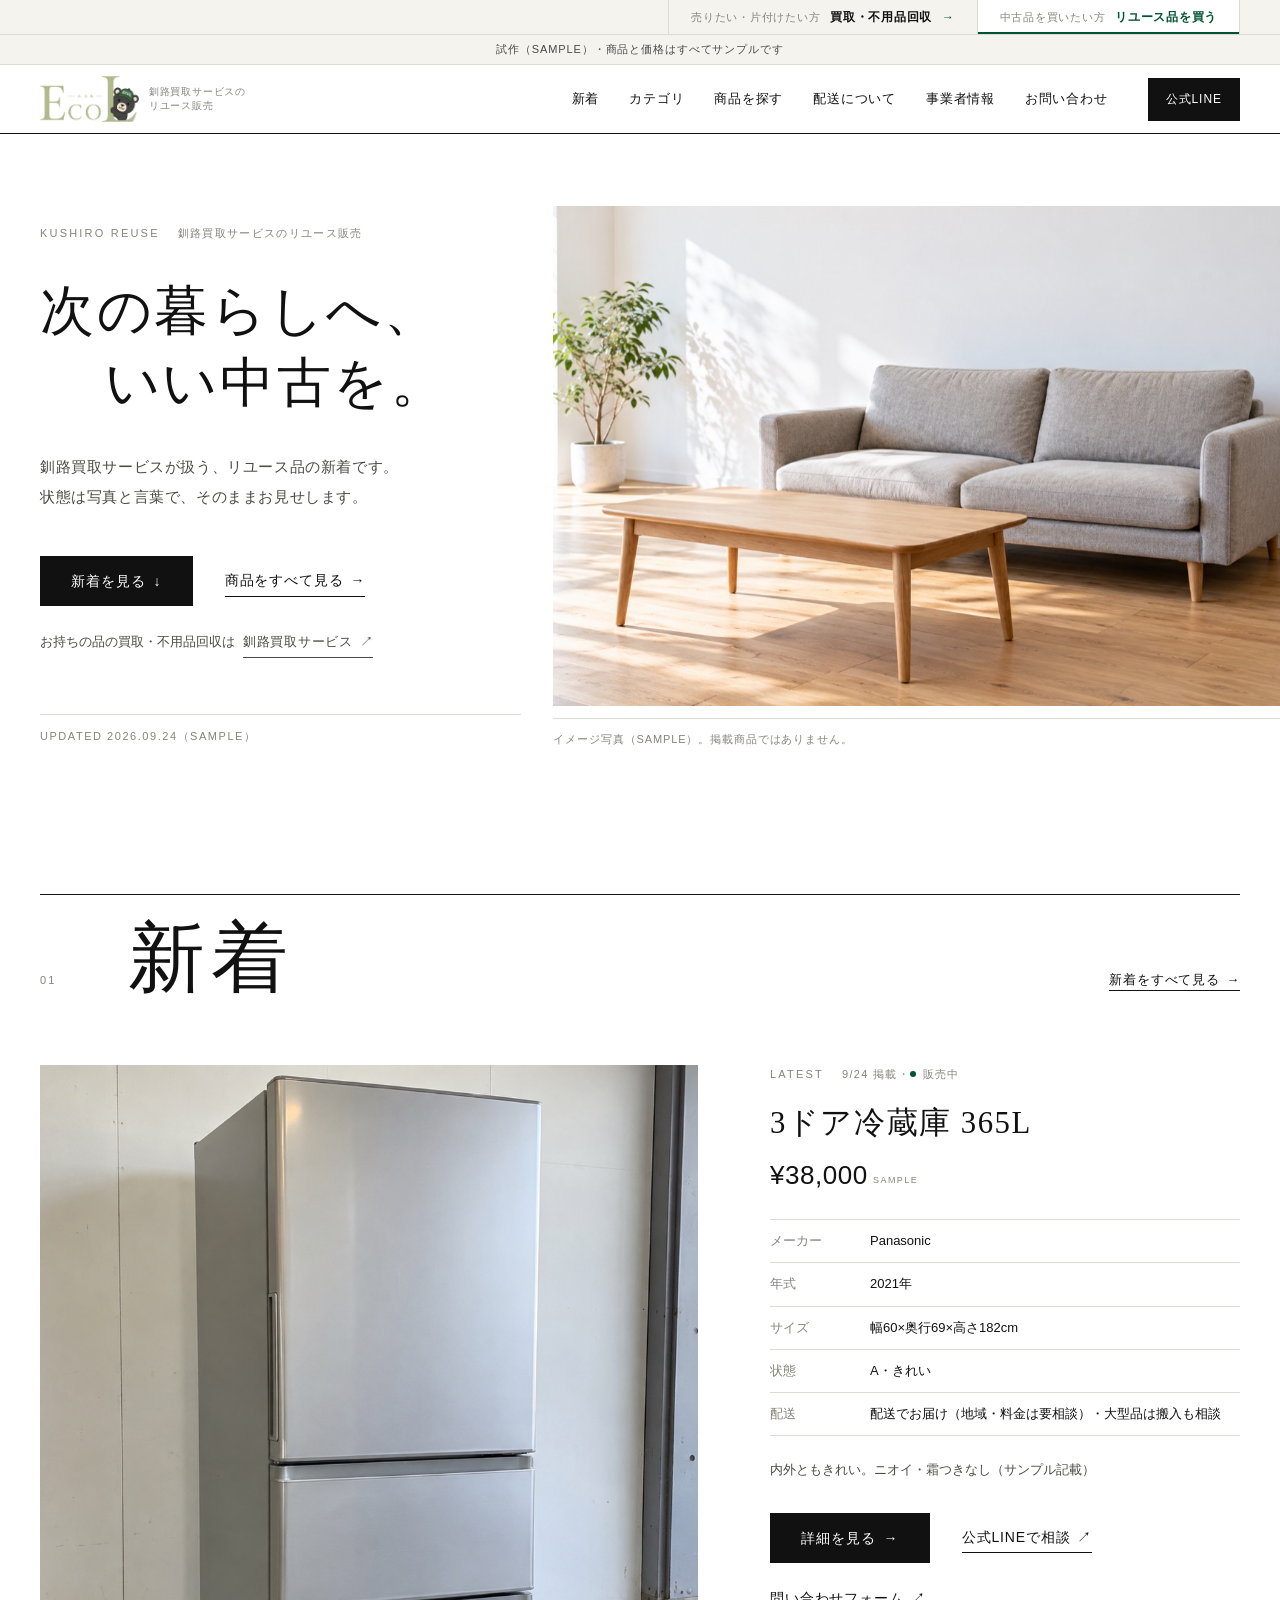
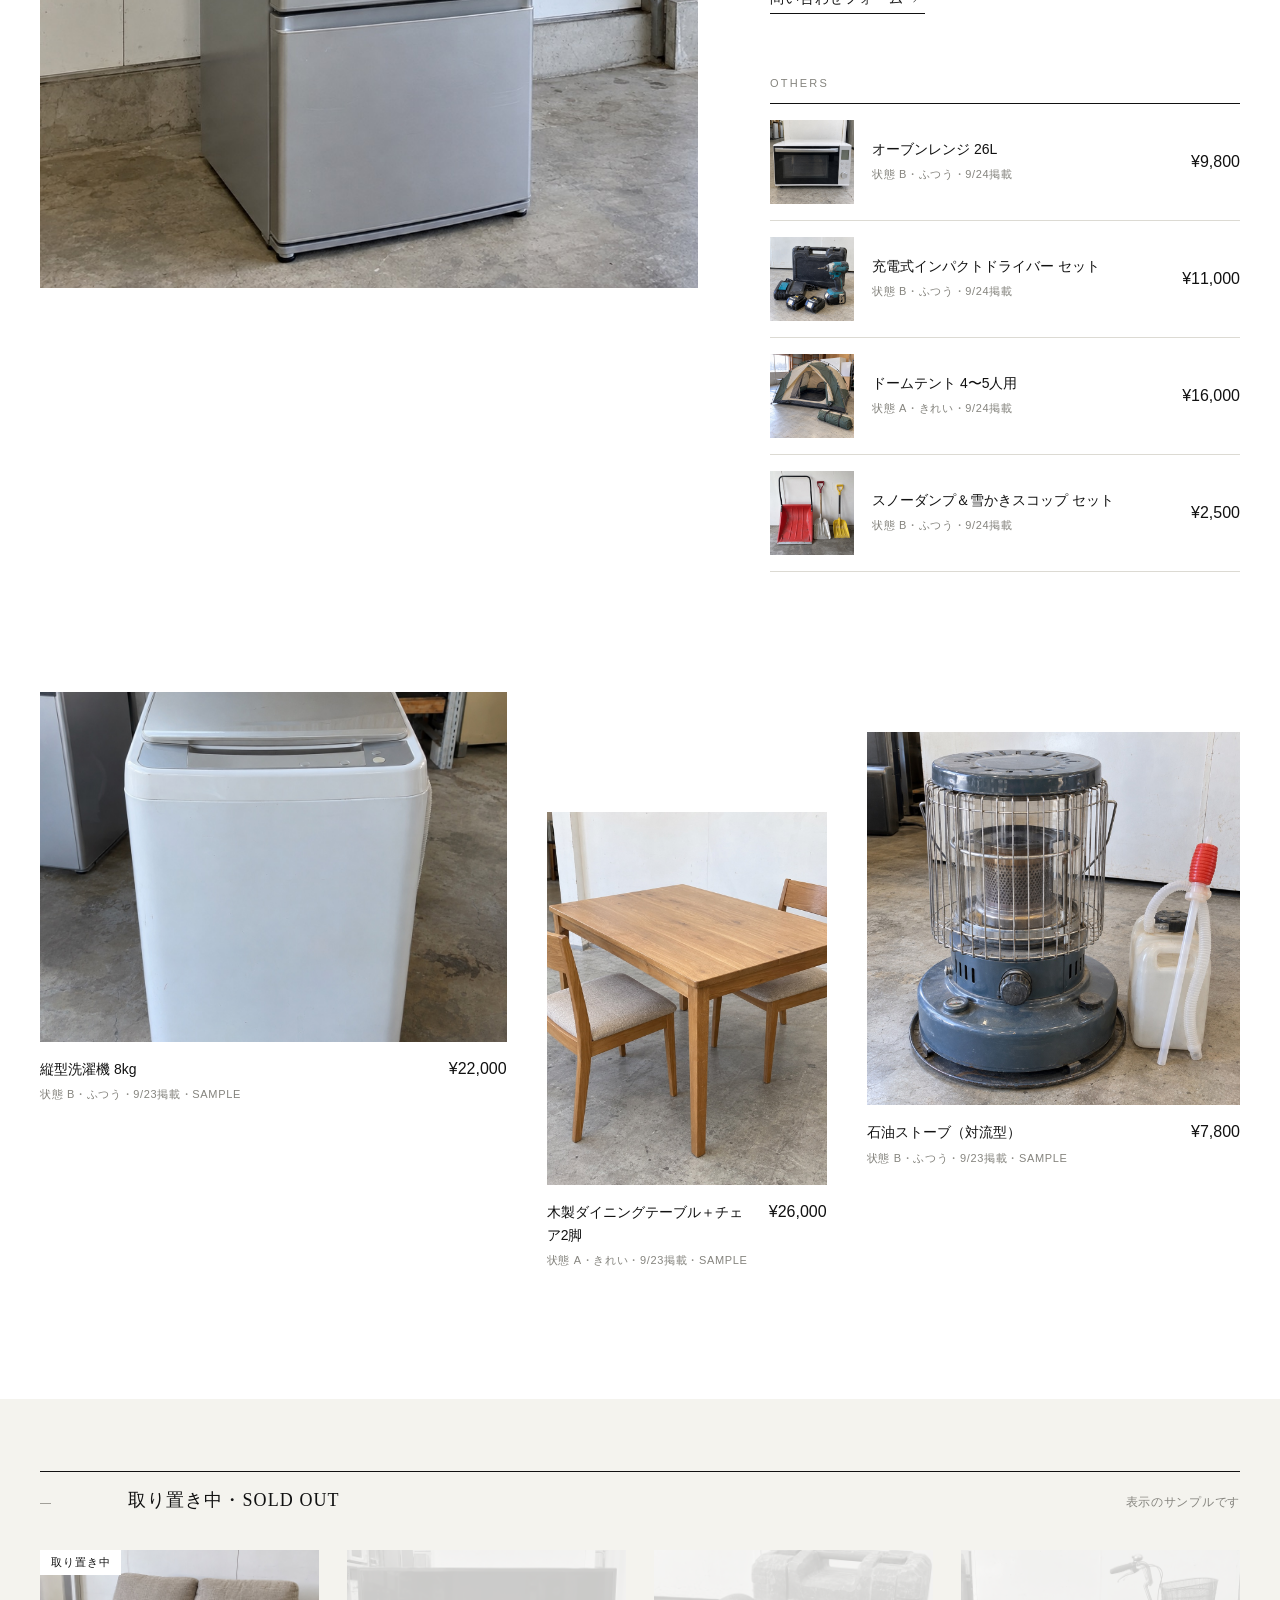
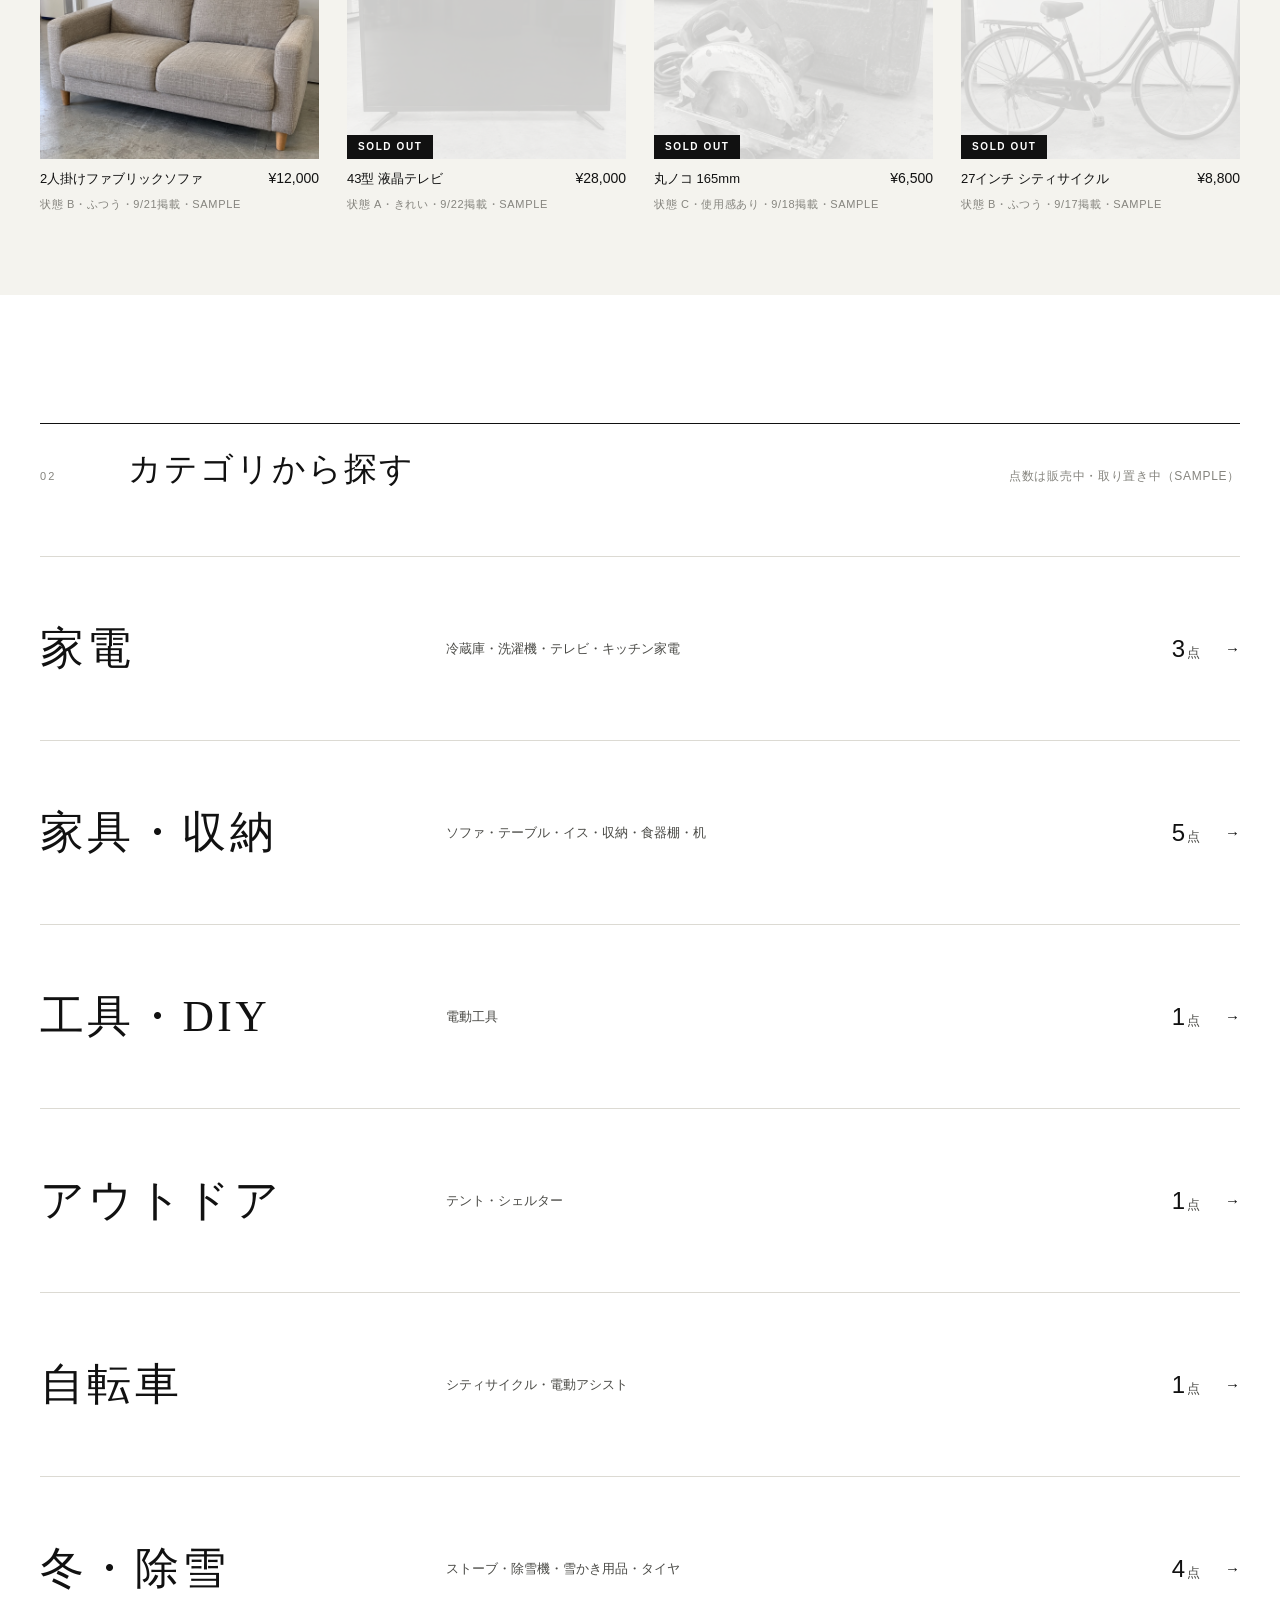
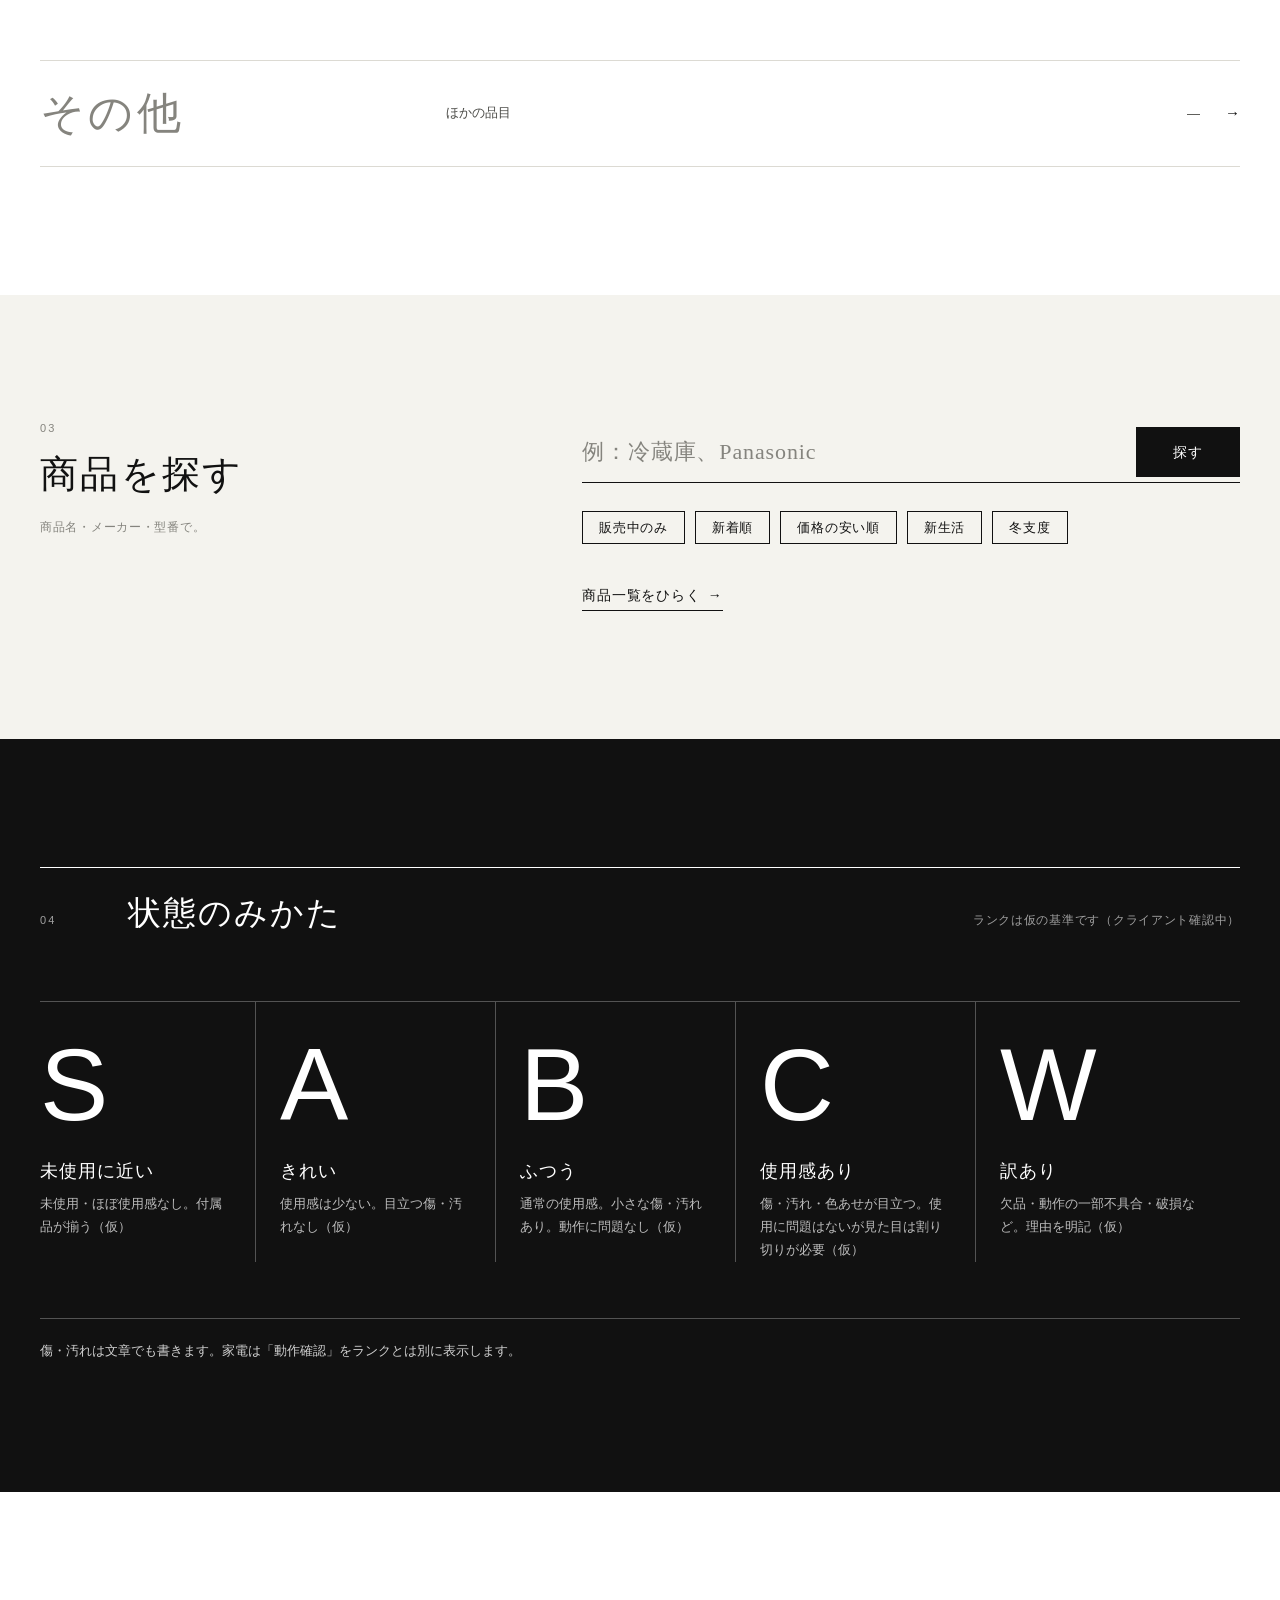
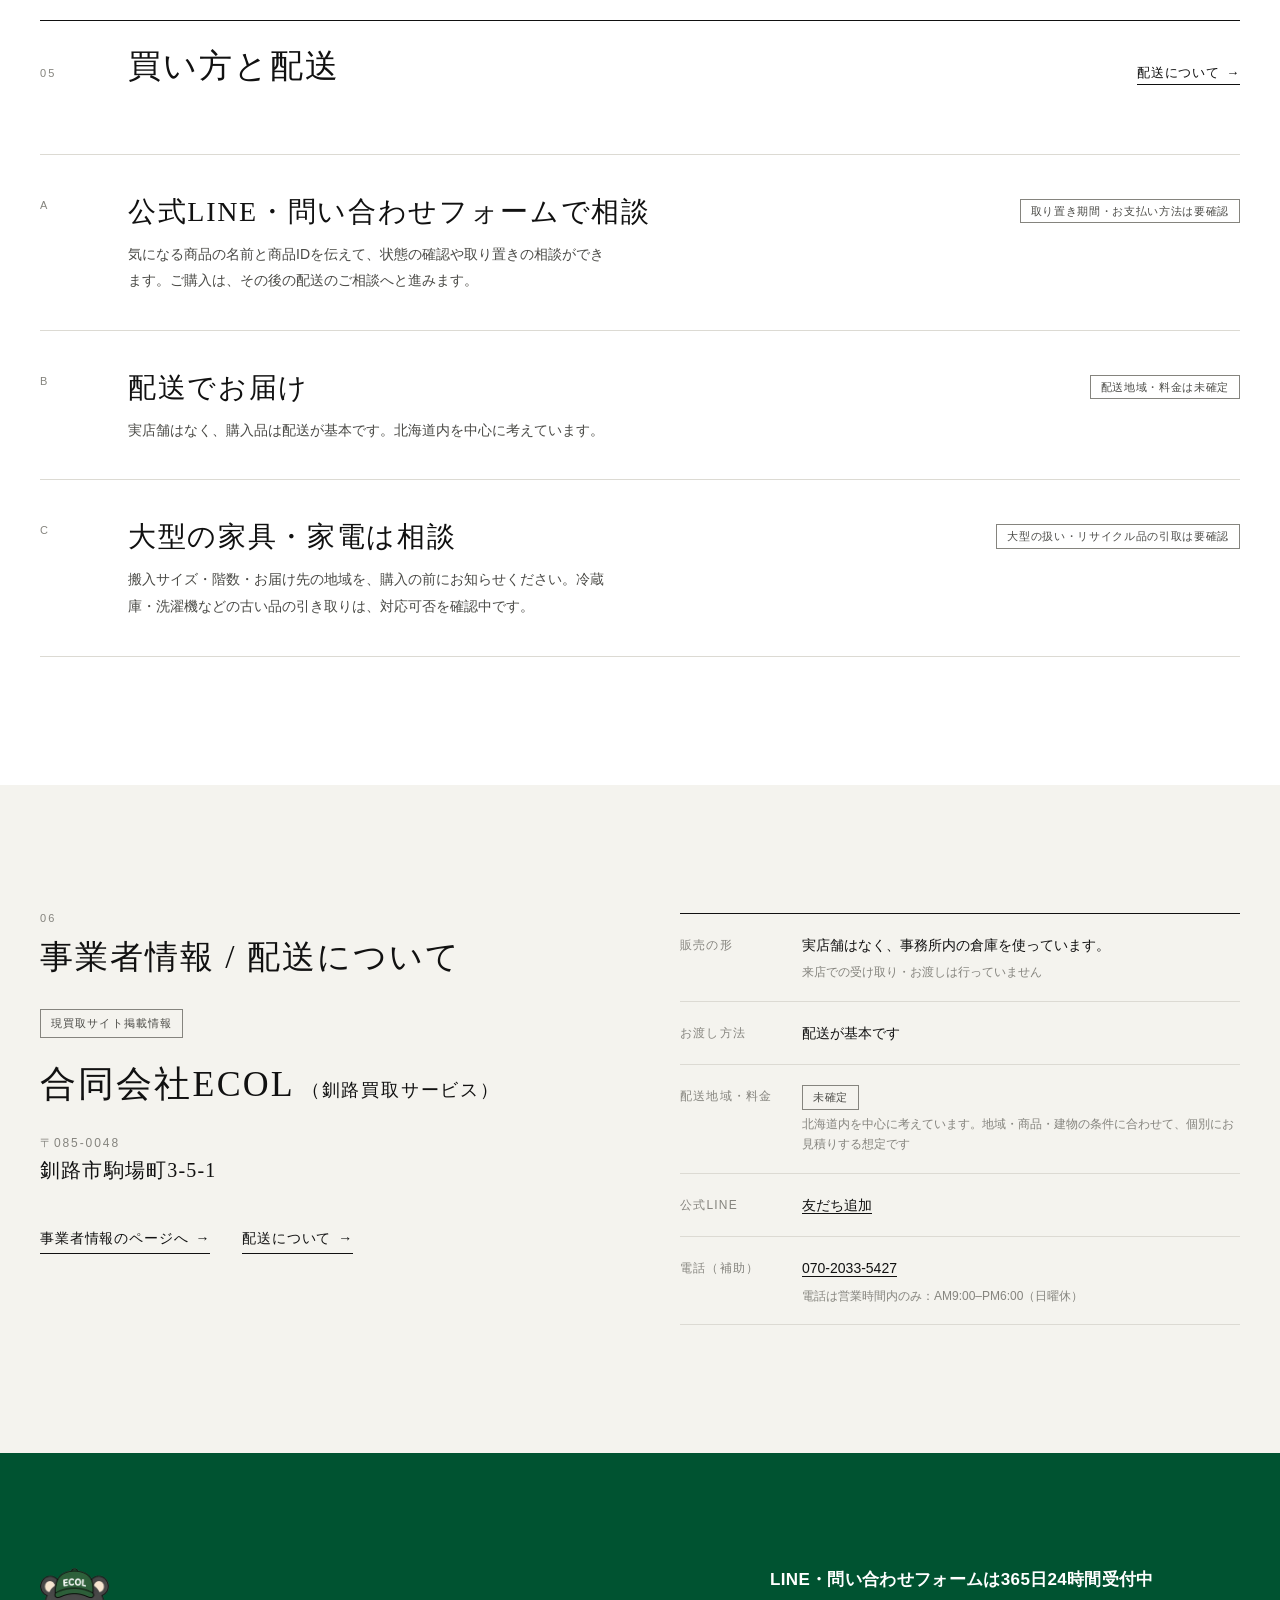
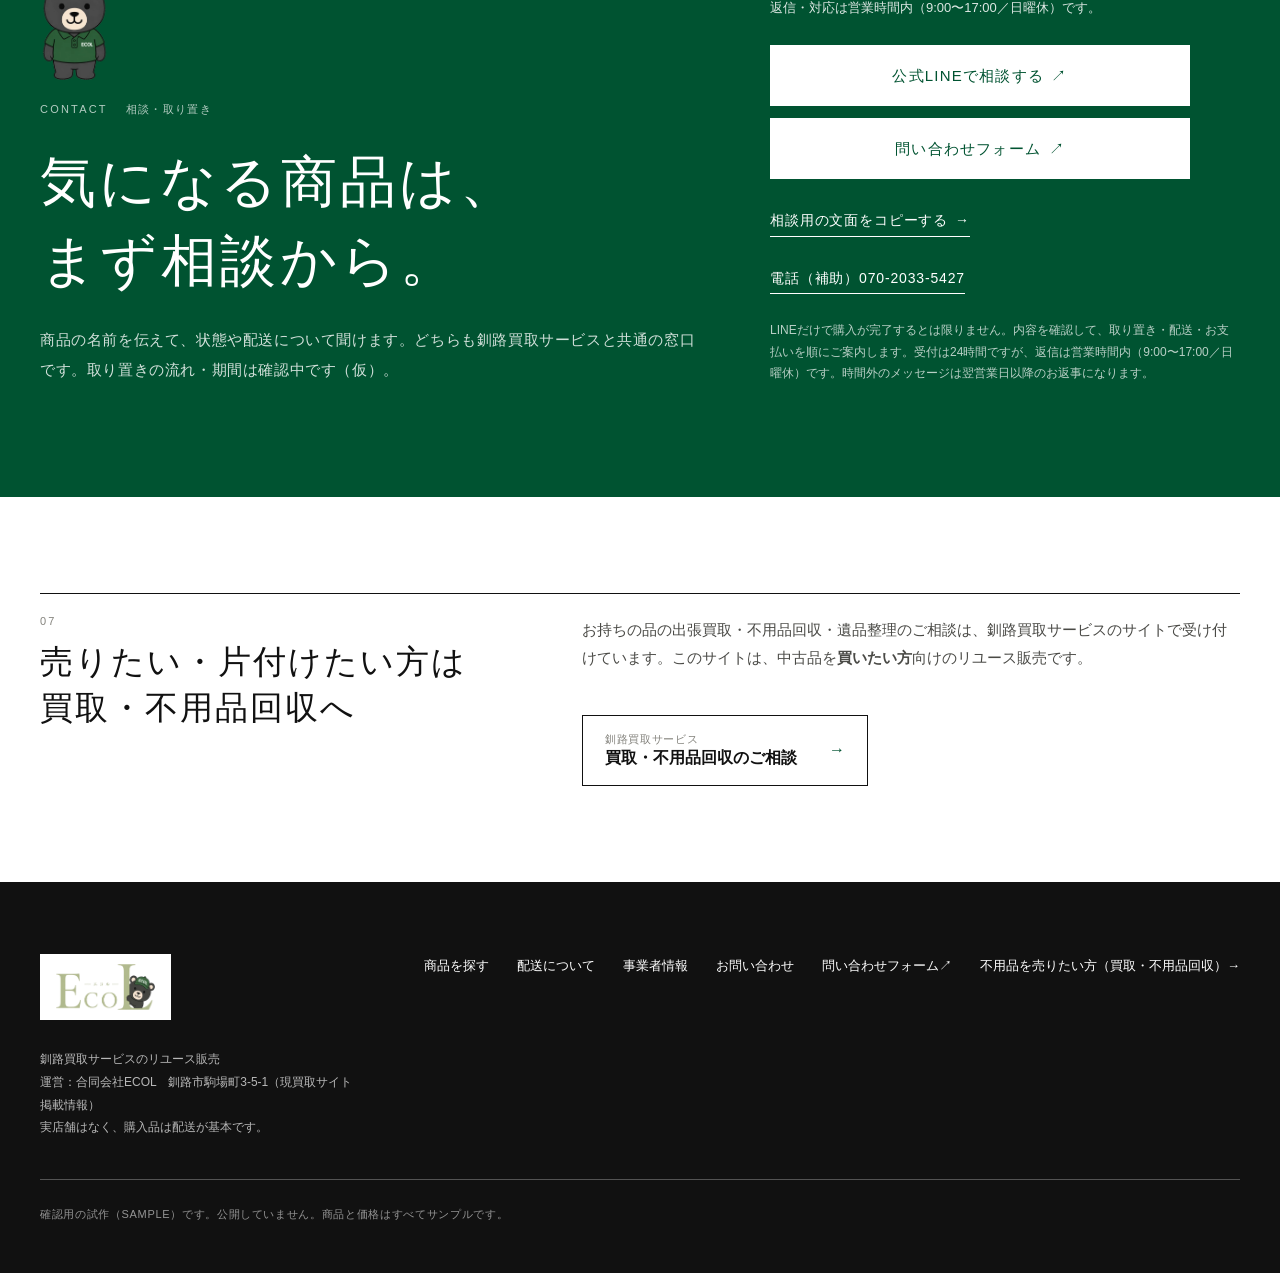
<file: index.html>
<!doctype html>
<html lang="ja">
<head>
<meta charset="utf-8">
<meta name="viewport" content="width=device-width,initial-scale=1">
<meta name="robots" content="noindex,nofollow">
<meta http-equiv="refresh" content="0; url=b/">
<title>ECOL 釧路買取サービスのリユース販売（確認用の試作）</title>
<style>
  body { margin: 0; min-height: 100vh; display: grid; place-items: center; background: #fff; color: #1d211f; font: 400 15px/1.85 'Hiragino Kaku Gothic ProN', 'Hiragino Sans', 'Yu Gothic', Meiryo, sans-serif; text-align: center; padding: 24px; box-sizing: border-box; }
  p { margin: 0 0 12px; }
  a { color: #005331; font-weight: 700; }
</style>
<script>location.replace('b/' + location.search + location.hash);</script>
</head>
<body>
<main>
  <p>ECOL 釧路買取サービスのリユース販売（確認用の試作・非公開）</p>
  <p>自動で移動しない場合は、こちらをお開きください。</p>
  <p><a href="b/">リユース販売ページを開く</a></p>
</main>
</body>
</html>
</file>
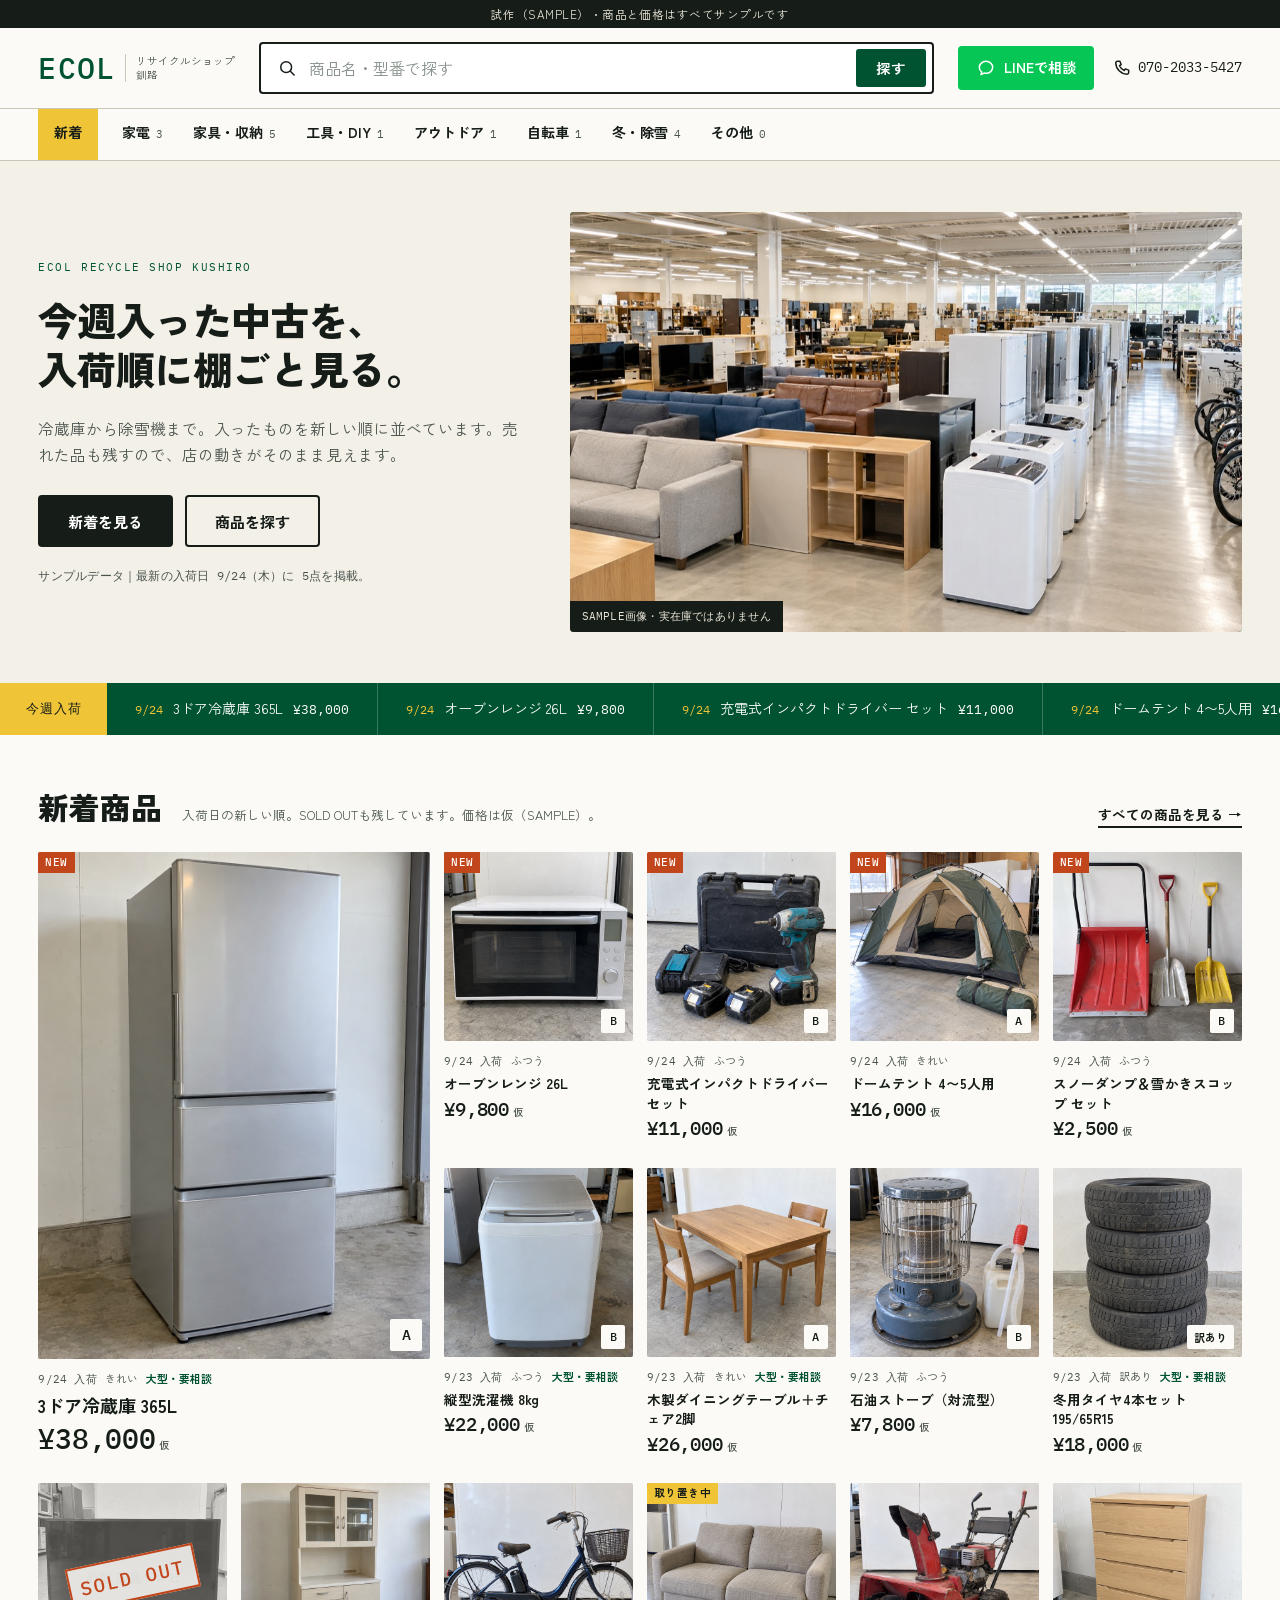
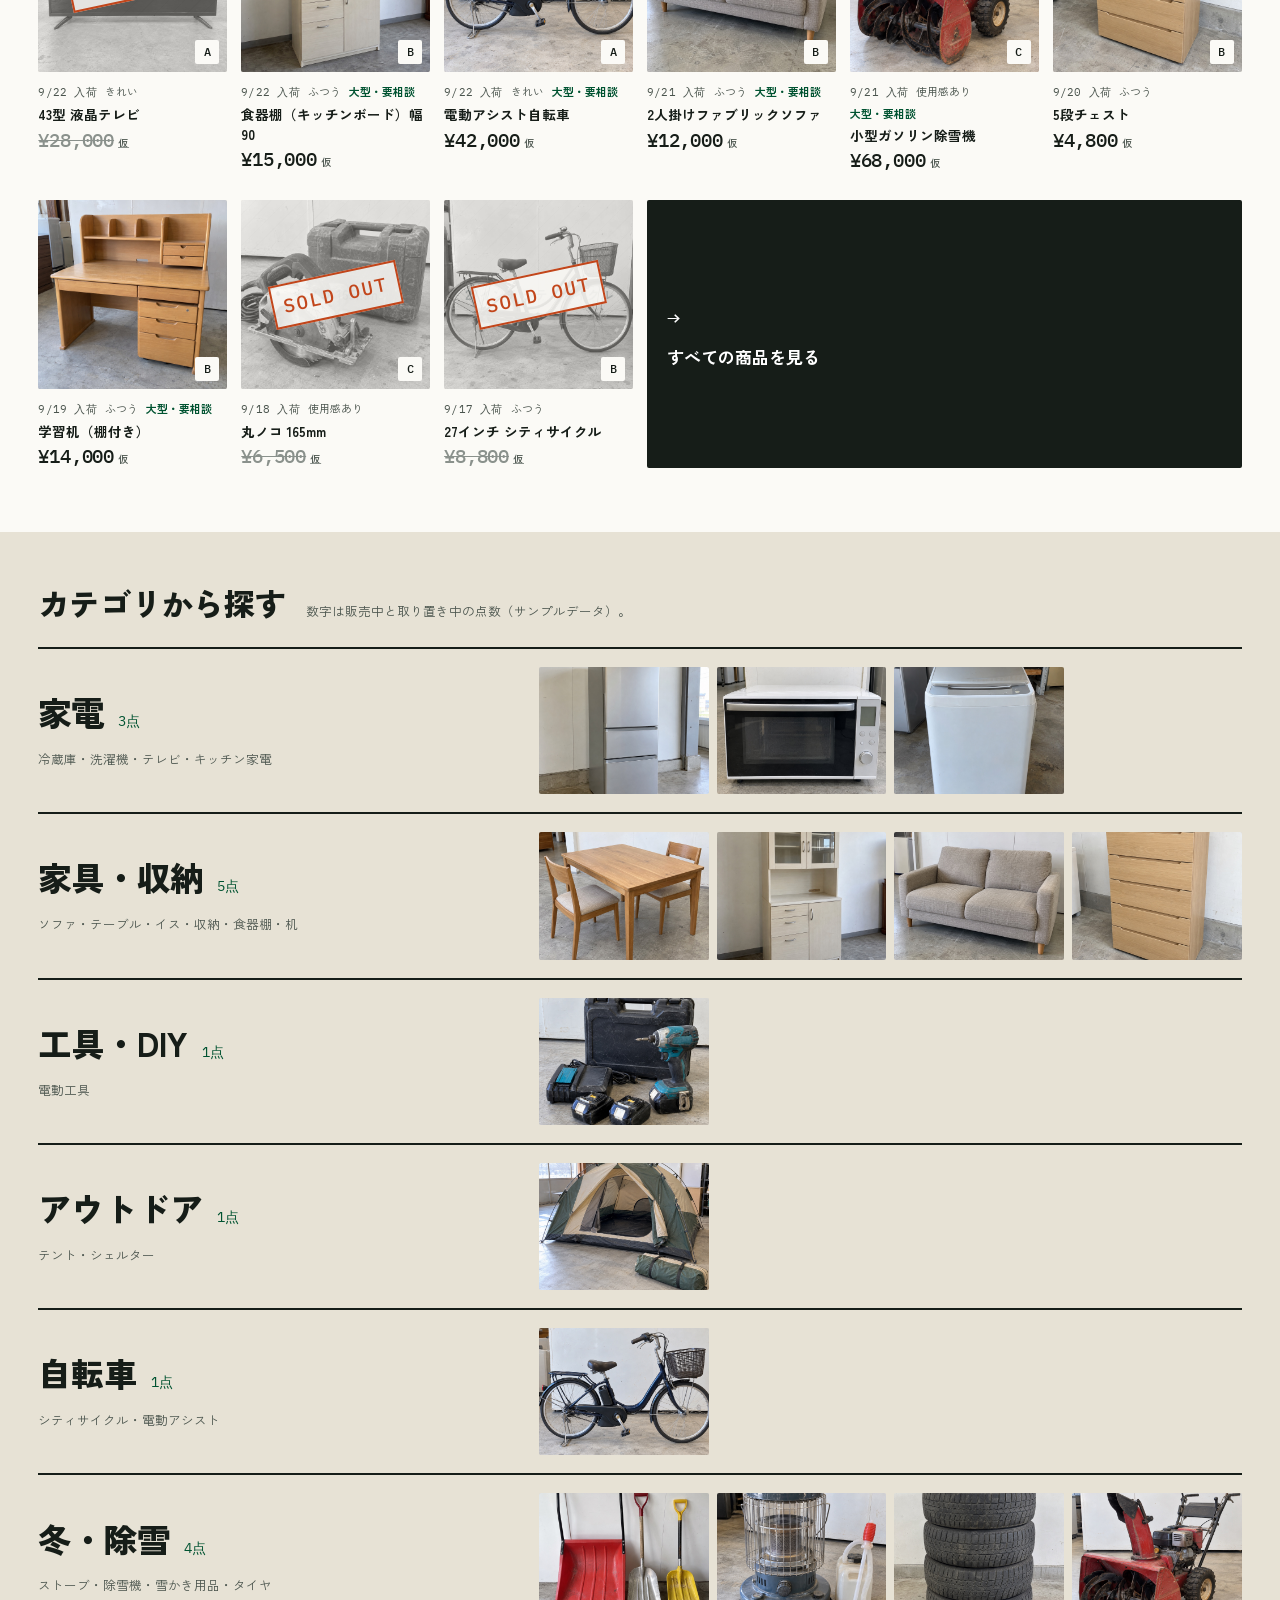
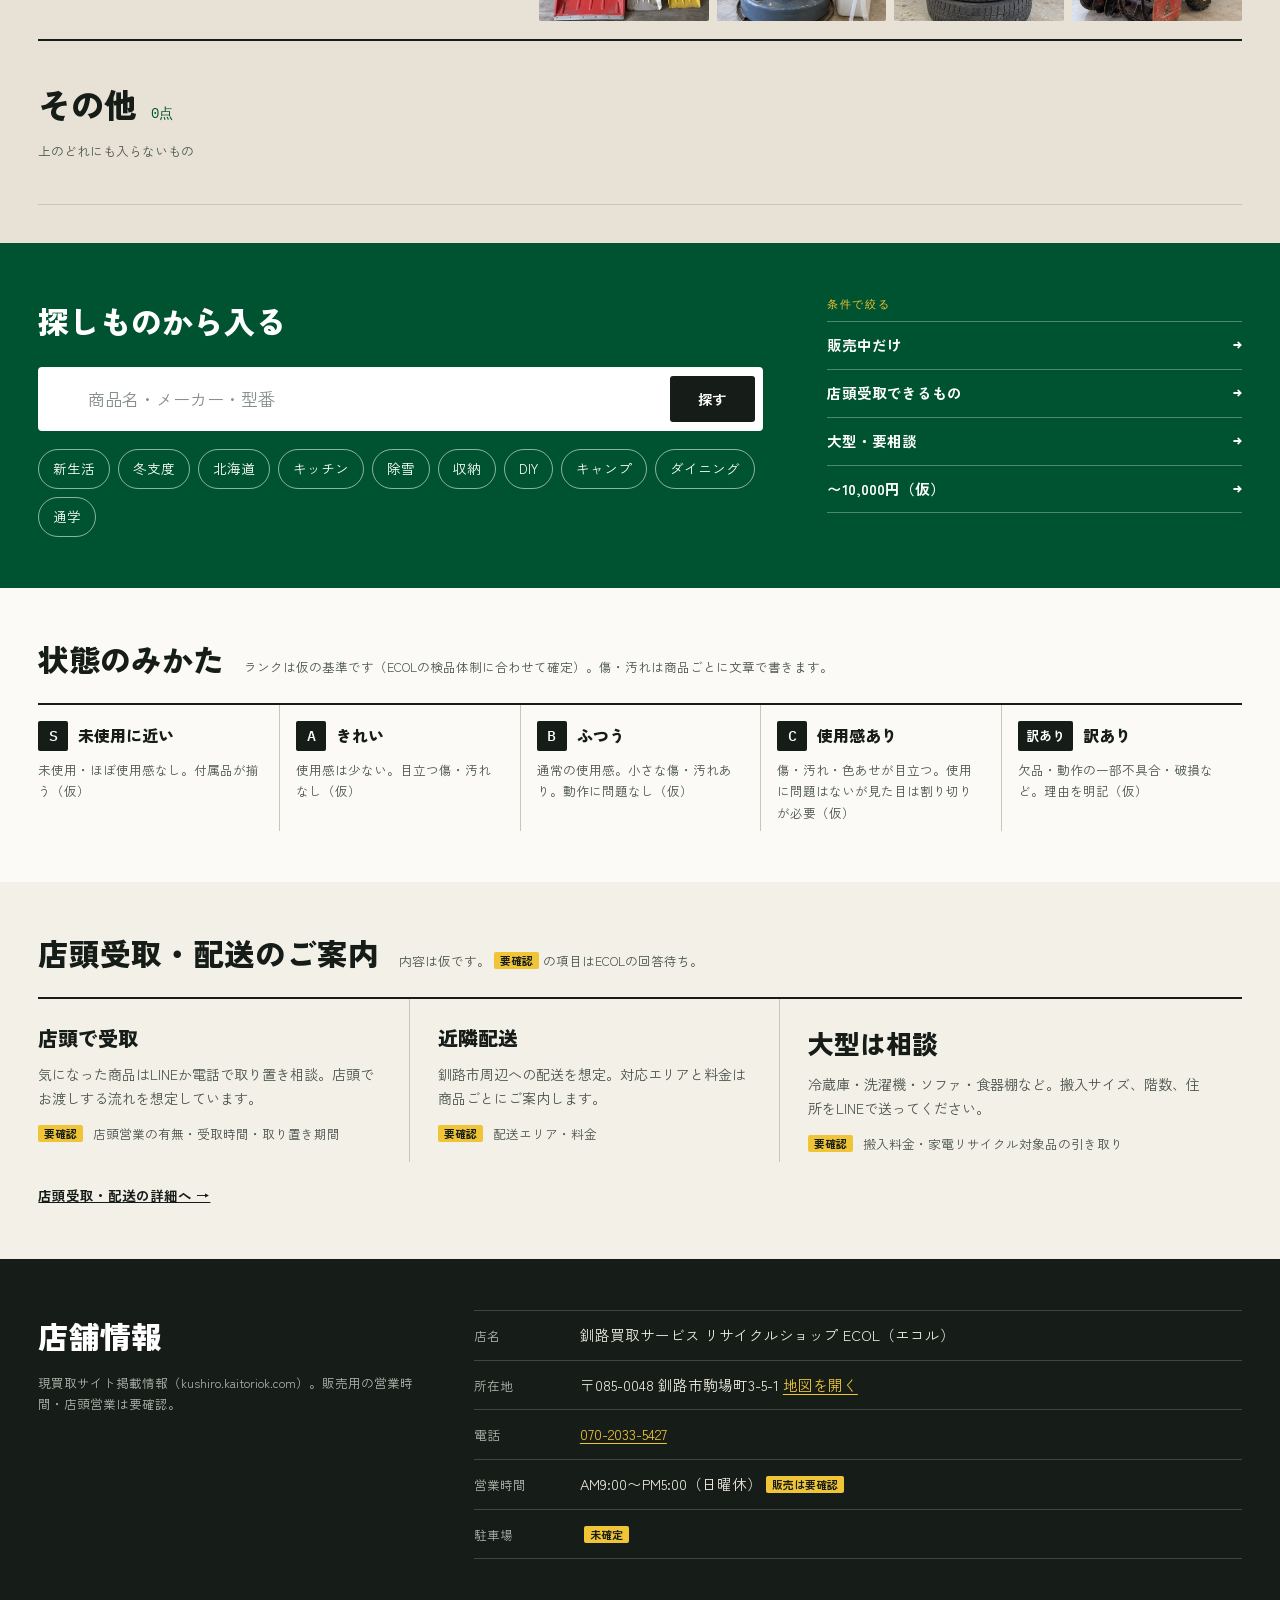
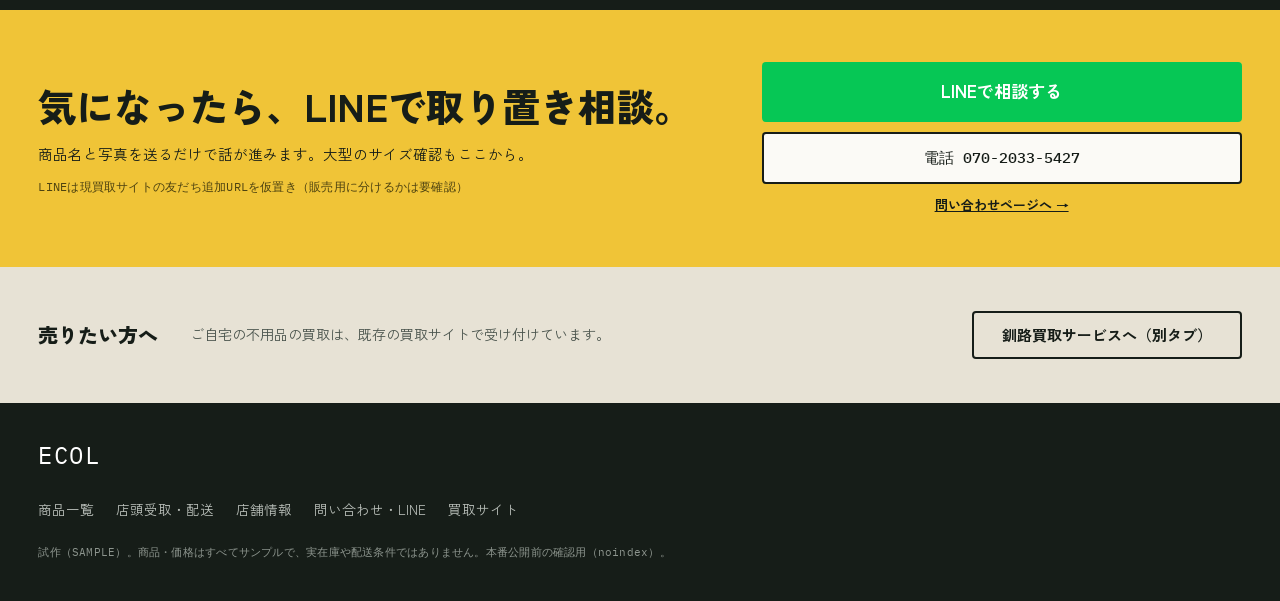
<file: a/index.html>
<!doctype html>
<html lang="ja">
<head>
<meta charset="utf-8">
<meta name="viewport" content="width=device-width, initial-scale=1">
<meta name="robots" content="noindex,nofollow">
<title>ECOL 中古販売｜TOP A案（試作・SAMPLE）</title>
<link rel="preconnect" href="https://fonts.googleapis.com">
<link rel="preconnect" href="https://fonts.gstatic.com" crossorigin>
<link href="https://fonts.googleapis.com/css2?family=IBM+Plex+Mono:wght@400;500&family=Zen+Kaku+Gothic+New:wght@400;500;700;900&display=swap" rel="stylesheet">
<link rel="stylesheet" href="style.css">
</head>
<body>

<div class="sample-strip" role="note">試作（SAMPLE）・商品と価格はすべてサンプルです</div>

<header class="head">
  <div class="head-row">
    <a class="brand" href="./" aria-label="ECOL TOPへ">
      <span class="brand-mark">ECOL</span>
      <span class="brand-sub">リサイクルショップ<br>釧路</span>
    </a>
    <form class="search" action="../products/" method="get" role="search">
      <label class="sr-only" for="q">商品を探す</label>
      <svg class="ico" viewBox="0 0 24 24" aria-hidden="true"><circle cx="11" cy="11" r="6.5"/><path d="m16 16 4.5 4.5"/></svg>
      <input id="q" name="q" type="search" placeholder="商品名・型番で探す" autocomplete="off">
      <button type="submit">探す</button>
    </form>
    <div class="head-contact">
      <a class="btn-line" href="https://lin.ee/YkisLc0" target="_blank" rel="noopener">
        <svg class="ico" viewBox="0 0 24 24" aria-hidden="true"><path d="M4 11.2C4 7.2 7.6 4 12 4s8 3.2 8 7.2-3.6 7.2-8 7.2c-.8 0-1.6-.1-2.3-.3L6 20l.9-3.2C5.100 15.700 4 13.600 4 11.200Z"/></svg>
        <span>LINEで相談</span>
      </a>
      <a class="tel" href="tel:07020335427" aria-label="電話 070-2033-5427">
        <svg class="ico" viewBox="0 0 24 24" aria-hidden="true"><path d="M6.500 4h3l1.500 4-2 1.300a11 11 0 0 0 5.700 5.700L16 13l4 1.500v3a2 2 0 0 1-2 2A14 14 0 0 1 4.500 6a2 2 0 0 1 2-2Z"/></svg>
        <span class="tel-num">070-2033-5427</span>
      </a>
    </div>
  </div>
  <nav class="cat-tabs" aria-label="カテゴリ" id="catTabs">
    <a href="../products/?sort=new" class="cat-tab is-new">新着</a>
  </nav>
</header>

<main>

<!-- 2 ヒーロー -->
<section class="hero" aria-labelledby="heroTitle">
  <div class="hero-text">
    <p class="mono kicker">ECOL RECYCLE SHOP KUSHIRO</p>
    <h1 id="heroTitle">今週入った中古を、<br>入荷順に棚ごと見る。</h1>
    <p class="lead">冷蔵庫から除雪機まで。入ったものを新しい順に並べています。売れた品も残すので、店の動きがそのまま見えます。</p>
    <div class="hero-cta">
      <a class="btn btn-primary" href="#shelf">新着を見る</a>
      <a class="btn btn-ghost" href="../products/">商品を探す</a>
    </div>
    <p class="hero-note mono" id="heroNote">掲載データ読込中…</p>
  </div>
  <figure class="hero-photo" id="heroPhoto">
    <img src="../img/hero/a.jpg" alt="" width="1600" height="1000">
    <figcaption class="mono">SAMPLE画像・実在庫ではありません</figcaption>
  </figure>
</section>

<!-- 今週入荷の帯 -->
<section class="ticker" aria-label="今週入荷" id="ticker">
  <div class="ticker-label mono">今週入荷</div>
  <div class="ticker-view"><ul class="ticker-track" id="tickerTrack"></ul></div>
</section>

<!-- 3 新着商品 -->
<section class="shelf" id="shelf" aria-labelledby="shelfTitle">
  <div class="wrap">
    <div class="sec-head">
      <h2 id="shelfTitle">新着商品</h2>
      <p class="sec-note">入荷日の新しい順。SOLD OUTも残しています。価格は仮（SAMPLE）。</p>
      <a class="sec-link" href="../products/?sort=new">すべての商品を見る →</a>
    </div>
    <ul class="grid" id="shelfGrid" aria-live="polite"></ul>
  </div>
</section>

<!-- 4 カテゴリから探す -->
<section class="cats" aria-labelledby="catsTitle">
  <div class="wrap">
    <div class="sec-head">
      <h2 id="catsTitle">カテゴリから探す</h2>
      <p class="sec-note">数字は販売中と取り置き中の点数（サンプルデータ）。</p>
    </div>
    <ol class="cat-list" id="catList"></ol>
  </div>
</section>

<!-- 商品を探す導線 -->
<section class="finder" aria-labelledby="finderTitle">
  <div class="wrap finder-in">
    <div class="finder-main">
      <h2 id="finderTitle">探しものから入る</h2>
      <form class="search search-lg" action="../products/" method="get" role="search">
        <label class="sr-only" for="q2">キーワード</label>
        <svg class="ico" viewBox="0 0 24 24" aria-hidden="true"><circle cx="11" cy="11" r="6.5"/><path d="m16 16 4.5 4.5"/></svg>
        <input id="q2" name="q" type="search" placeholder="商品名・メーカー・型番" autocomplete="off">
        <button type="submit">探す</button>
      </form>
      <ul class="chips" id="tagChips"></ul>
    </div>
    <div class="finder-side">
      <p class="mono side-label">条件で絞る</p>
      <ul class="quick">
        <li><a href="../products/?status=available">販売中だけ</a></li>
        <li><a href="../products/?pickup=1">店頭受取できるもの</a></li>
        <li><a href="../products/?large=1">大型・要相談</a></li>
        <li><a href="../products/?price=10">〜10,000円（仮）</a></li>
      </ul>
    </div>
  </div>
</section>

<!-- 状態のみかた -->
<section class="ranks" aria-labelledby="ranksTitle">
  <div class="wrap">
    <div class="sec-head">
      <h2 id="ranksTitle">状態のみかた</h2>
      <p class="sec-note">ランクは仮の基準です（ECOLの検品体制に合わせて確定）。傷・汚れは商品ごとに文章で書きます。</p>
    </div>
    <dl class="rank-list" id="rankList"></dl>
  </div>
</section>

<!-- 6 店頭受取・配送 / 7 大型の相談 -->
<section class="guide" aria-labelledby="guideTitle">
  <div class="wrap">
    <div class="sec-head">
      <h2 id="guideTitle">店頭受取・配送のご案内</h2>
      <p class="sec-note">内容は仮です。<span class="tbc">要確認</span>の項目はECOLの回答待ち。</p>
    </div>
    <div class="guide-cols">
      <div class="guide-col">
        <h3>店頭で受取</h3>
        <p>気になった商品はLINEか電話で取り置き相談。店頭でお渡しする流れを想定しています。</p>
        <p class="tbc-line"><span class="tbc">要確認</span> 店頭営業の有無・受取時間・取り置き期間</p>
      </div>
      <div class="guide-col">
        <h3>近隣配送</h3>
        <p>釧路市周辺への配送を想定。対応エリアと料金は商品ごとにご案内します。</p>
        <p class="tbc-line"><span class="tbc">要確認</span> 配送エリア・料金</p>
      </div>
      <div class="guide-col guide-large">
        <h3>大型は相談</h3>
        <p>冷蔵庫・洗濯機・ソファ・食器棚など。搬入サイズ、階数、住所をLINEで送ってください。</p>
        <p class="tbc-line"><span class="tbc">要確認</span> 搬入料金・家電リサイクル対象品の引き取り</p>
      </div>
    </div>
    <p class="guide-more"><a href="../guide/">店頭受取・配送の詳細へ →</a></p>
  </div>
</section>

<!-- 8 店舗情報 -->
<section class="store" aria-labelledby="storeTitle">
  <div class="wrap store-in">
    <div class="store-head">
      <h2 id="storeTitle">店舗情報</h2>
      <p class="sec-note src">現買取サイト掲載情報（kushiro.kaitoriok.com）。販売用の営業時間・店頭営業は要確認。</p>
    </div>
    <dl class="store-dl">
      <div><dt>店名</dt><dd>釧路買取サービス リサイクルショップ ECOL（エコル）</dd></div>
      <div><dt>所在地</dt><dd>〒085-0048 釧路市駒場町3-5-1 <a class="inline" href="https://www.google.com/maps/search/?api=1&amp;query=%E9%87%A7%E8%B7%AF%E5%B8%82%E9%A7%92%E5%A0%B4%E7%94%BA3-5-1" target="_blank" rel="noopener">地図を開く</a></dd></div>
      <div><dt>電話</dt><dd><a class="inline" href="tel:07020335427">070-2033-5427</a></dd></div>
      <div><dt>営業時間</dt><dd>AM9:00〜PM5:00（日曜休）<span class="tbc">販売は要確認</span></dd></div>
      <div><dt>駐車場</dt><dd><span class="tbc">未確定</span></dd></div>
    </dl>
  </div>
</section>

<!-- 9 LINE・問い合わせ -->
<section class="line-cta" aria-labelledby="lineTitle">
  <div class="wrap line-in">
    <div>
      <h2 id="lineTitle">気になったら、LINEで取り置き相談。</h2>
      <p>商品名と写真を送るだけで話が進みます。大型のサイズ確認もここから。</p>
      <p class="mono src2">LINEは現買取サイトの友だち追加URLを仮置き（販売用に分けるかは要確認）</p>
    </div>
    <div class="line-actions">
      <a class="btn btn-line-lg" href="https://lin.ee/YkisLc0" target="_blank" rel="noopener">LINEで相談する</a>
      <a class="btn btn-tel" href="tel:07020335427">電話 070-2033-5427</a>
      <a class="line-more" href="../contact/">問い合わせページへ →</a>
    </div>
  </div>
</section>

<!-- 10 買取のご案内 -->
<section class="kaitori" aria-labelledby="kaitoriTitle">
  <div class="wrap kaitori-in">
    <h2 id="kaitoriTitle">売りたい方へ</h2>
    <p>ご自宅の不用品の買取は、既存の買取サイトで受け付けています。</p>
    <a class="btn btn-ghost-light" href="https://shi-96.github.io/ecol-kaitori-site/" target="_blank" rel="noopener">釧路買取サービスへ（別タブ）</a>
  </div>
</section>

</main>

<footer class="foot">
  <div class="wrap foot-in">
    <p class="foot-brand">ECOL</p>
    <ul class="foot-links">
      <li><a href="../products/">商品一覧</a></li>
      <li><a href="../guide/">店頭受取・配送</a></li>
      <li><a href="../store/">店舗情報</a></li>
      <li><a href="../contact/">問い合わせ・LINE</a></li>
      <li><a href="https://shi-96.github.io/ecol-kaitori-site/" target="_blank" rel="noopener">買取サイト</a></li>
    </ul>
    <p class="foot-note mono">試作（SAMPLE）。商品・価格はすべてサンプルで、実在庫や配送条件ではありません。本番公開前の確認用（noindex）。</p>
  </div>
</footer>

<div class="dock" role="navigation" aria-label="かんたん操作">
  <a class="dock-find" href="../products/">
    <svg class="ico" viewBox="0 0 24 24" aria-hidden="true"><circle cx="11" cy="11" r="6.5"/><path d="m16 16 4.5 4.5"/></svg>商品を探す
  </a>
  <a class="dock-line" href="https://lin.ee/YkisLc0" target="_blank" rel="noopener">
    <svg class="ico" viewBox="0 0 24 24" aria-hidden="true"><path d="M4 11.2C4 7.2 7.6 4 12 4s8 3.2 8 7.2-3.6 7.2-8 7.2c-.8 0-1.600-.1-2.300-.3L6 20l.9-3.2C5.100 15.700 4 13.600 4 11.200Z"/></svg>LINEで相談
  </a>
</div>

<script src="main.js"></script>
</body>
</html>
</file>
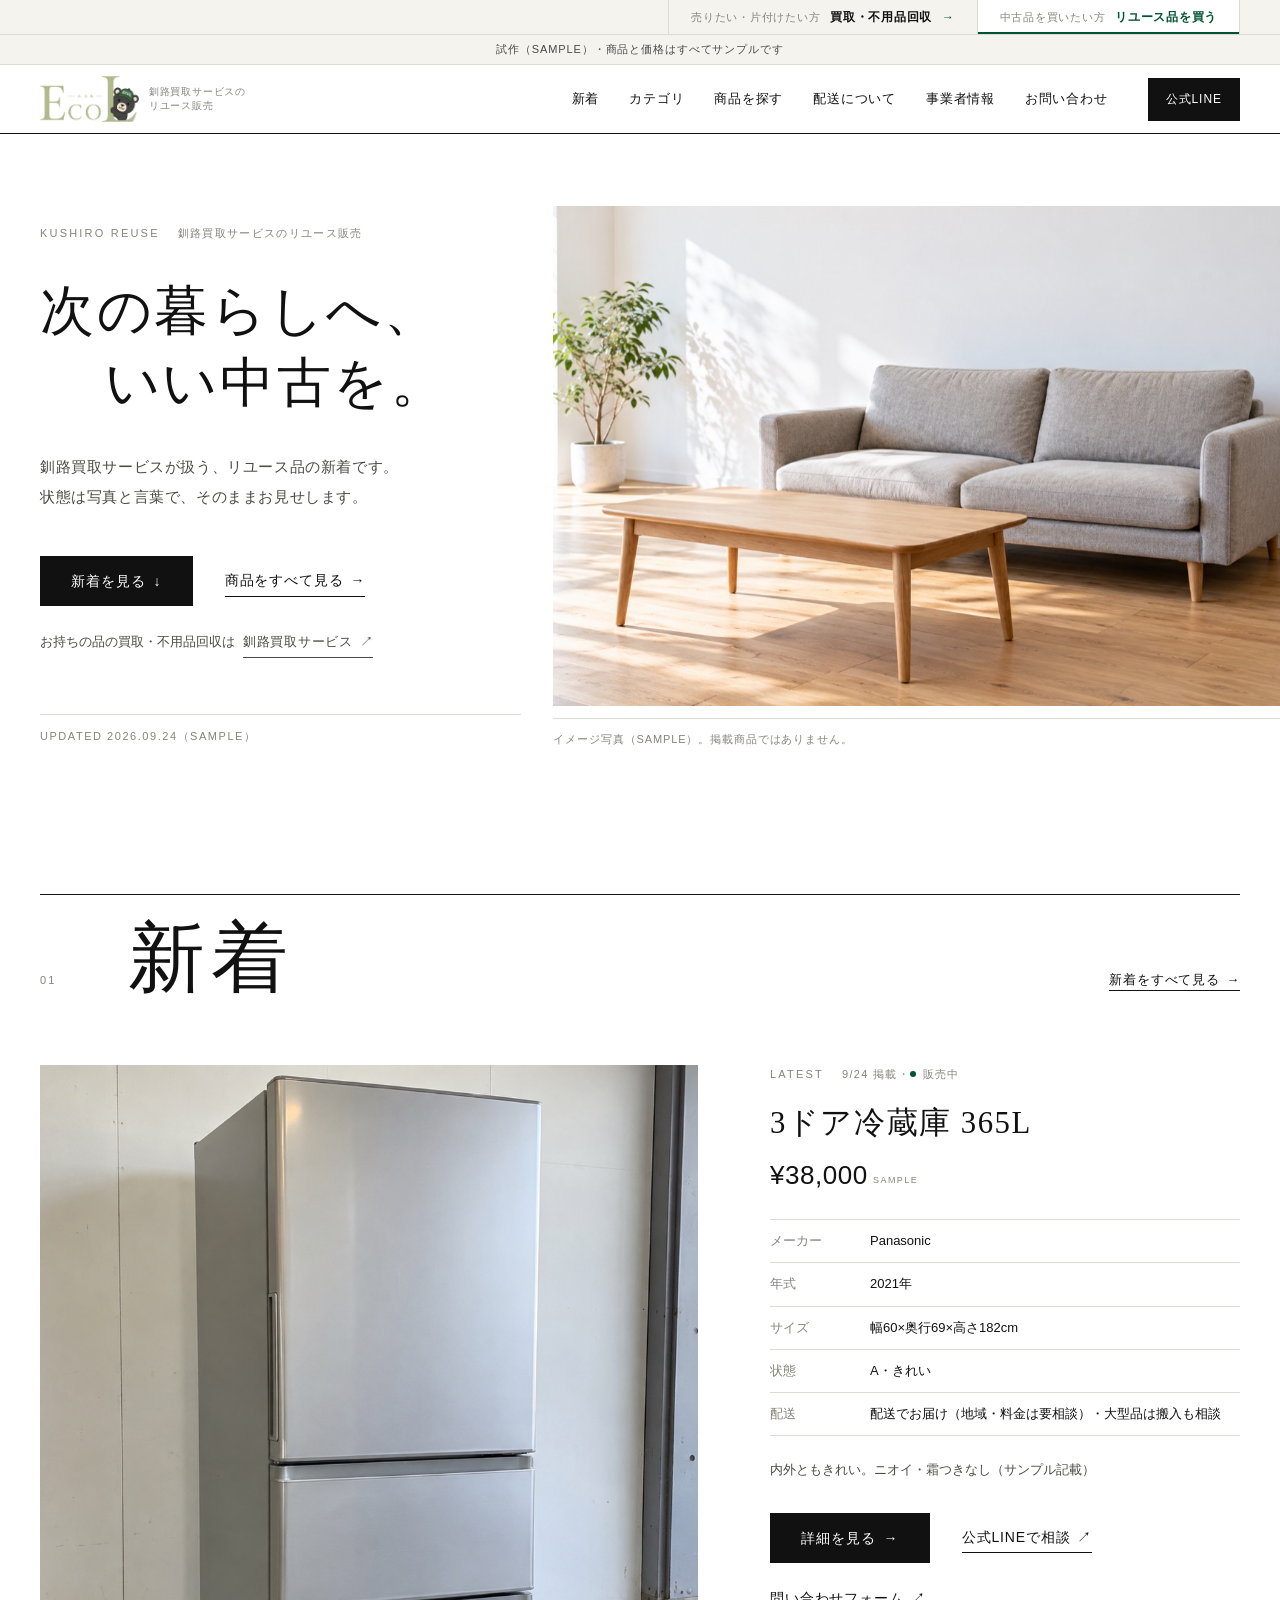
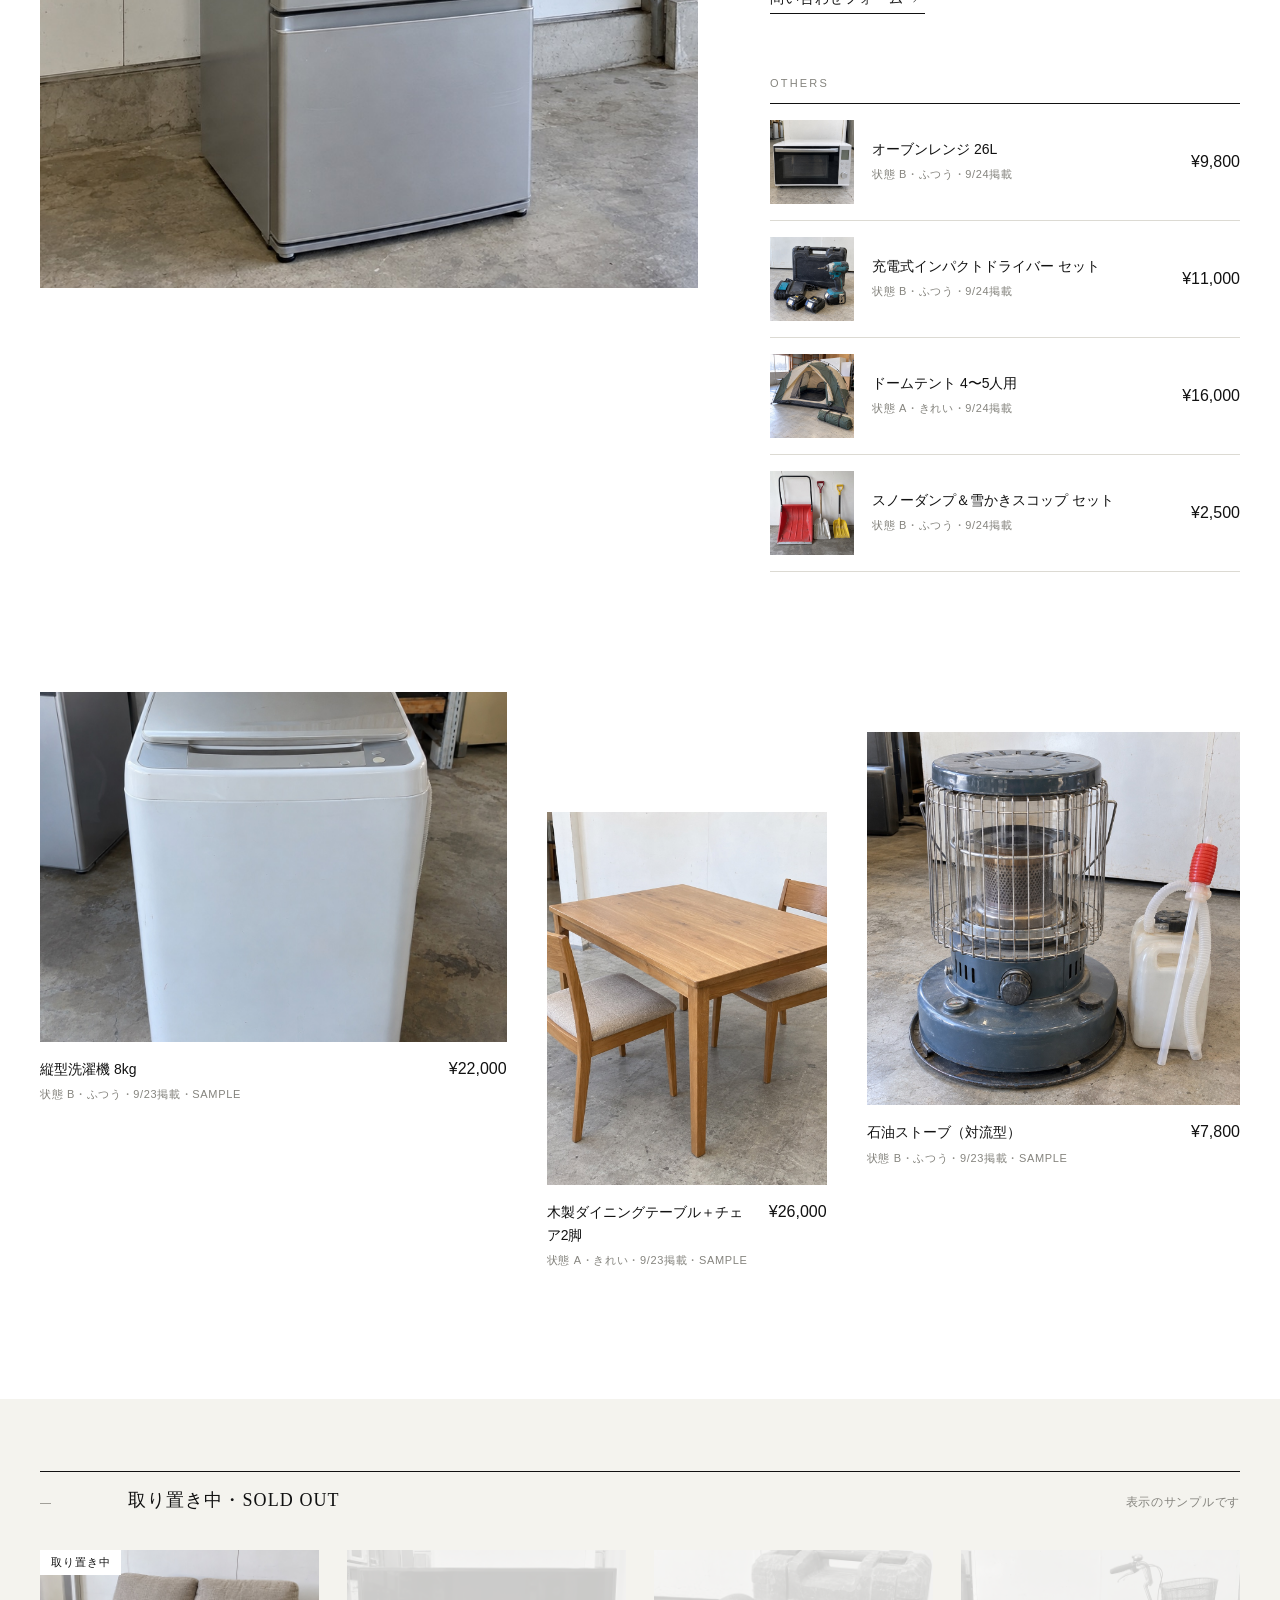
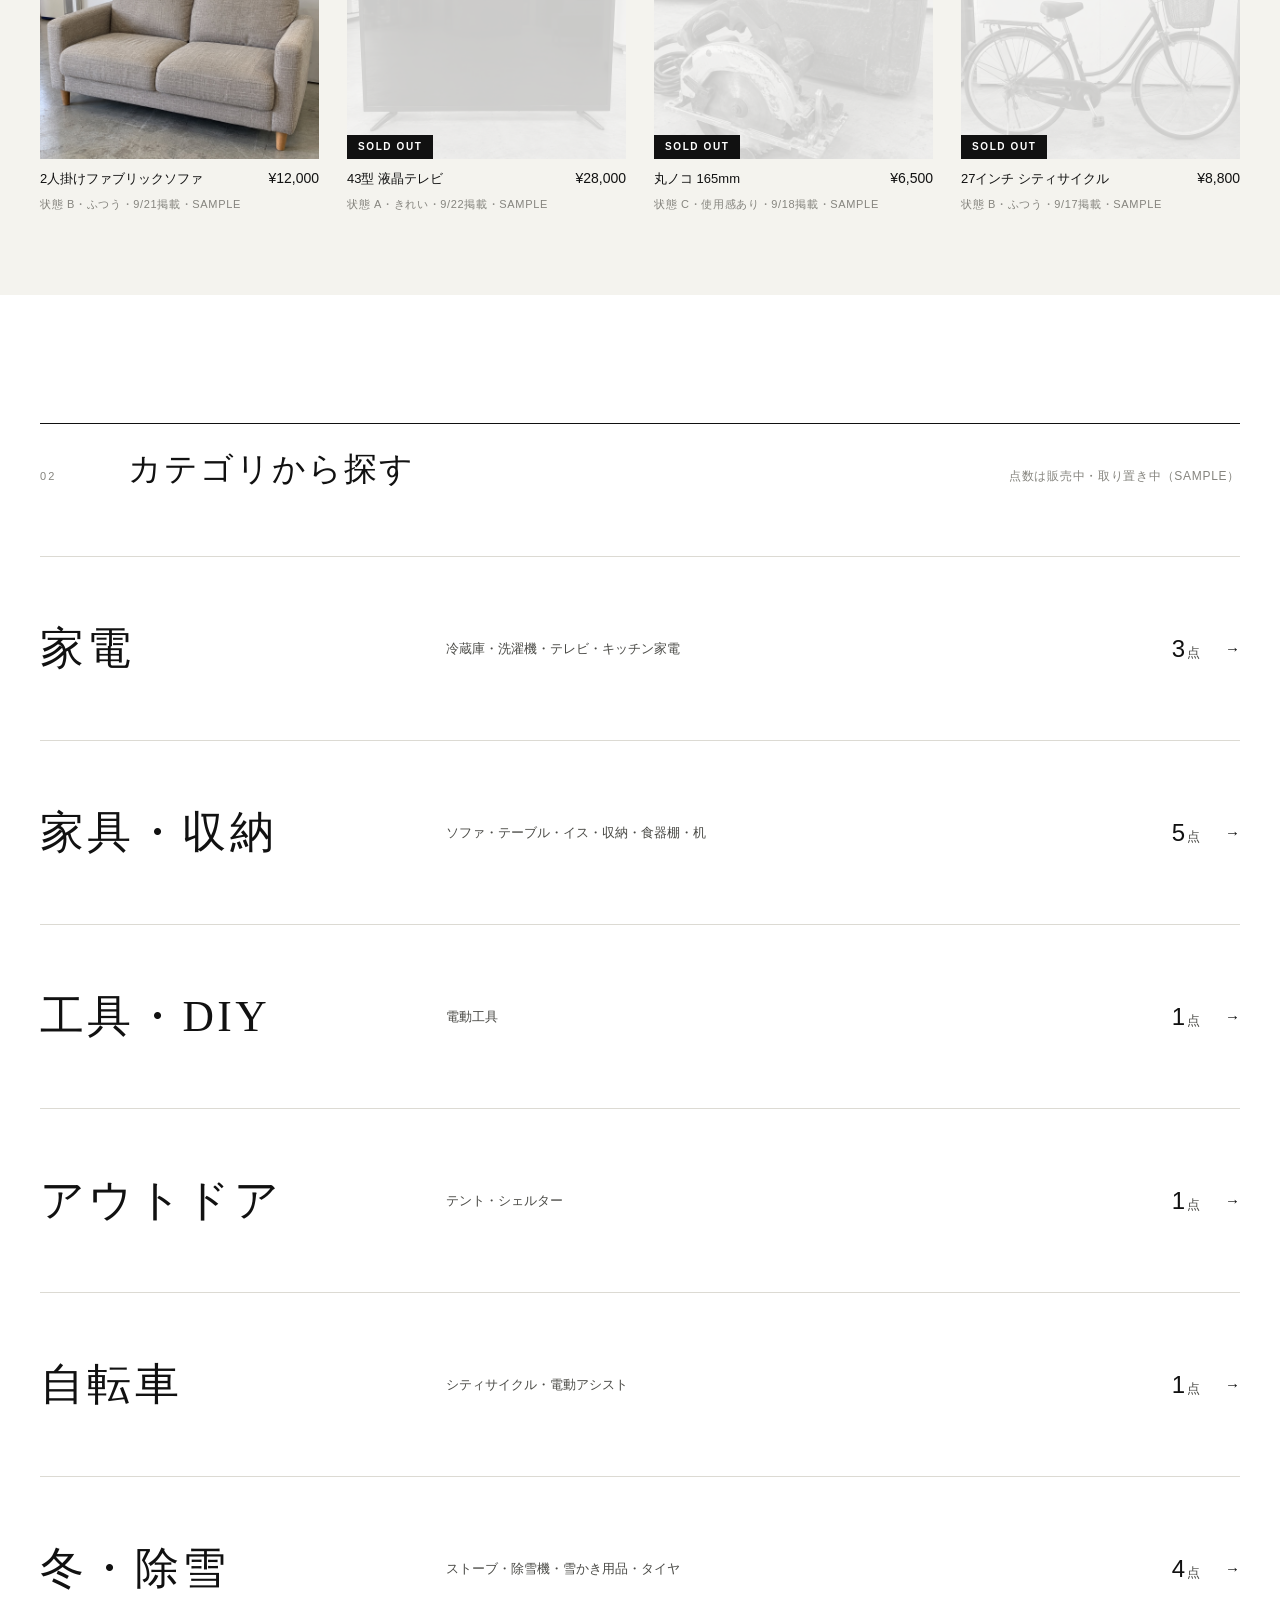
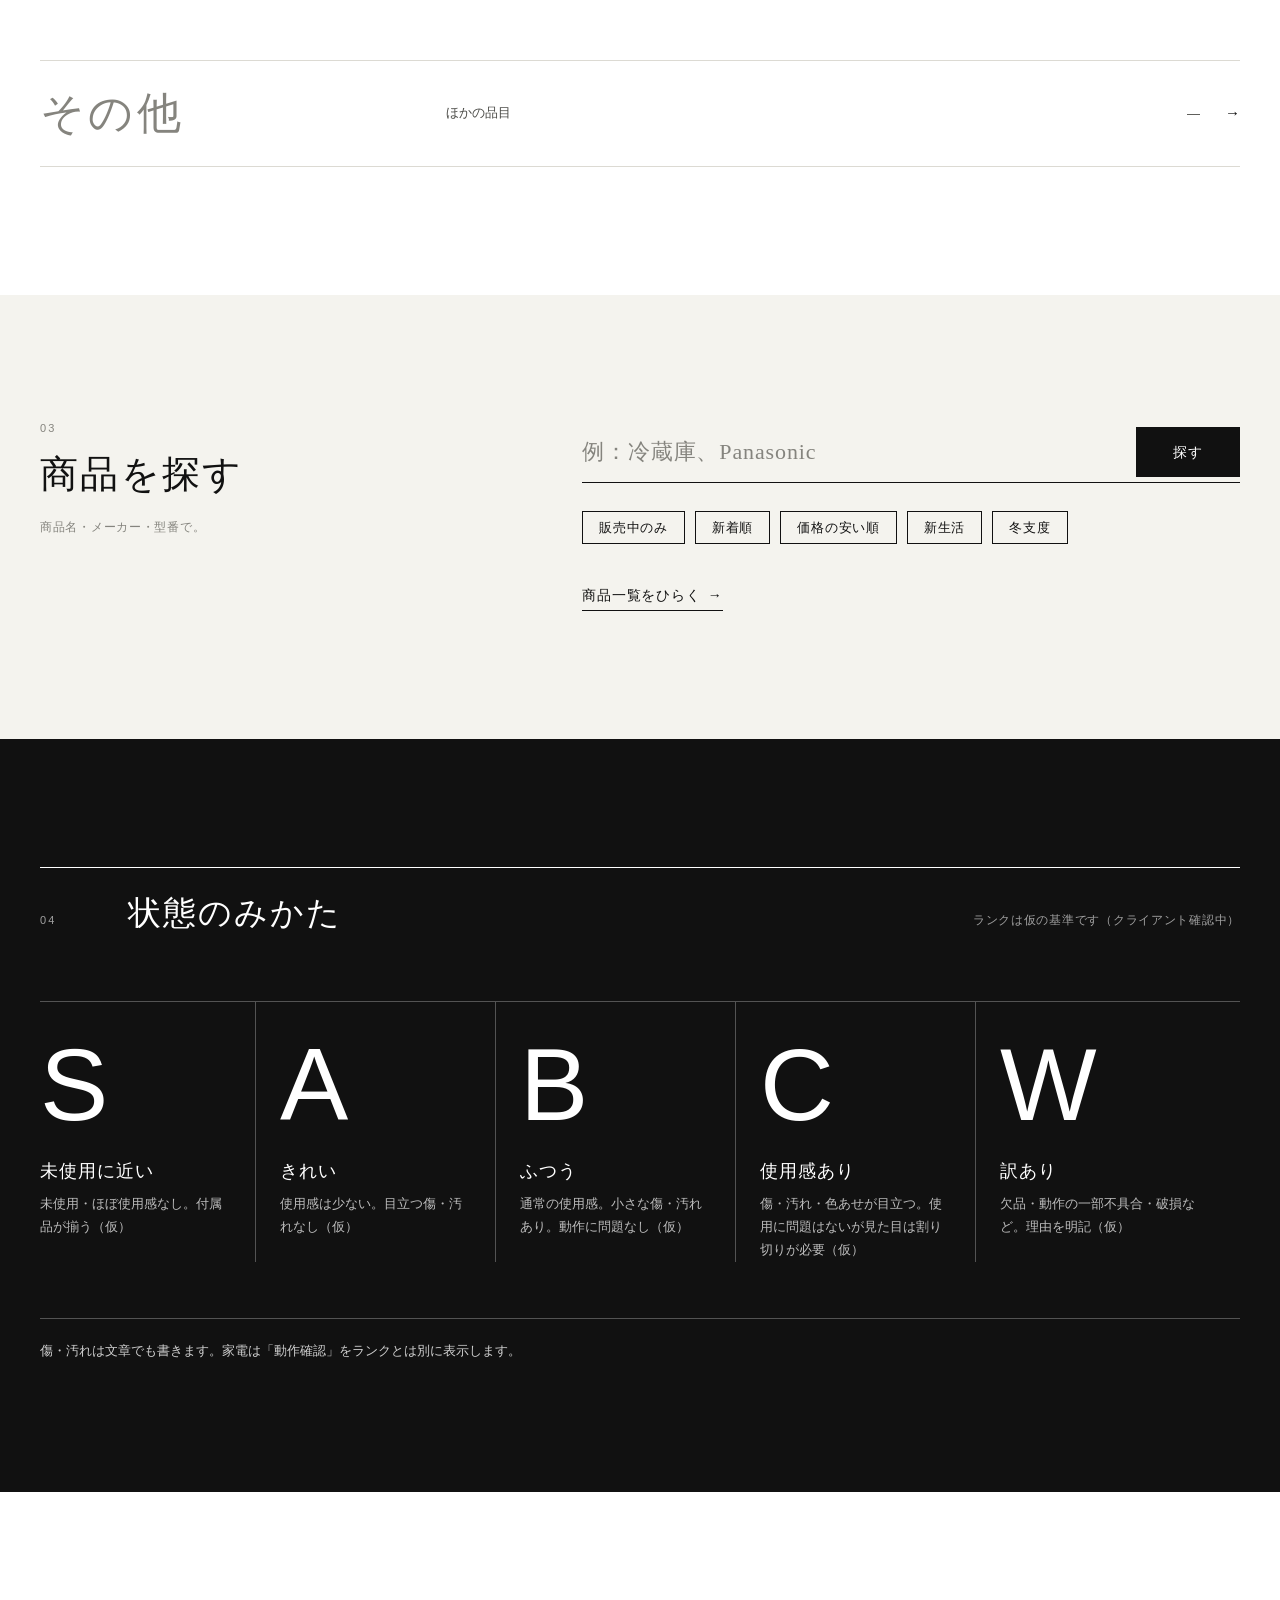
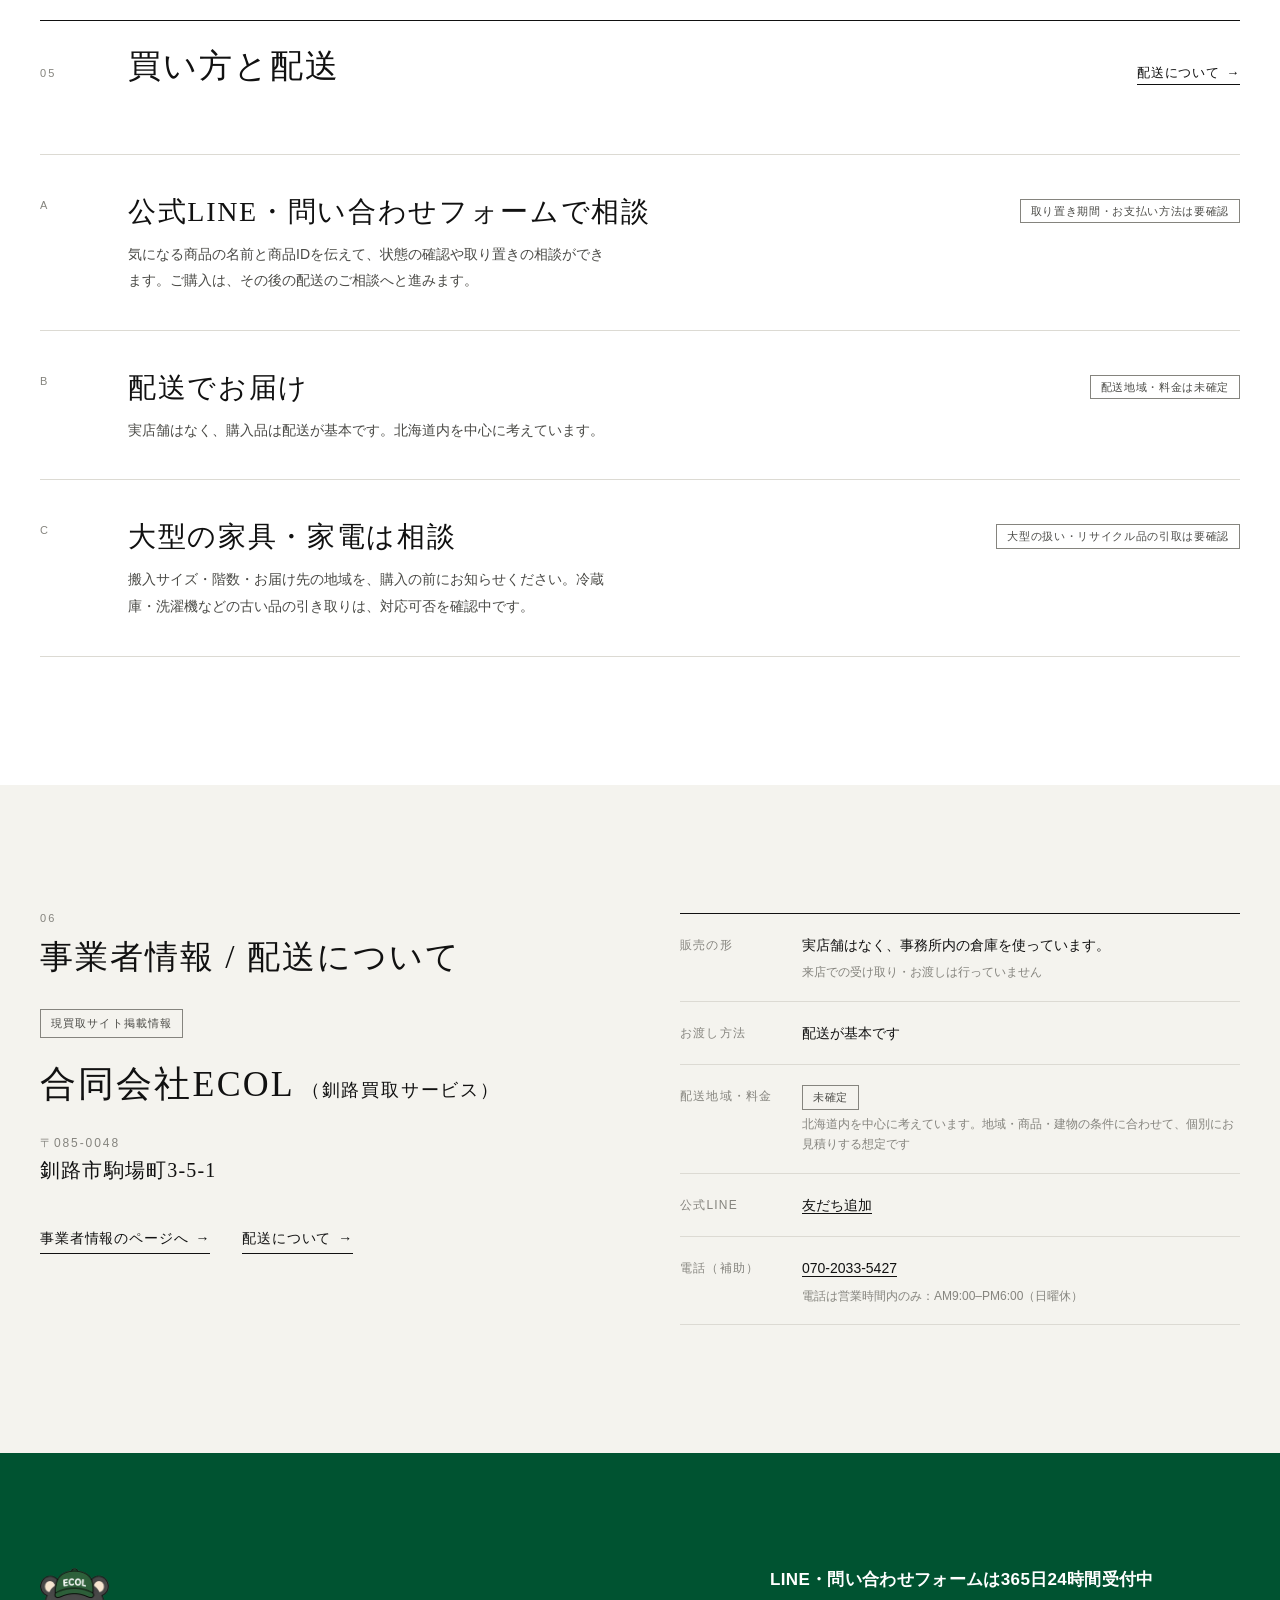
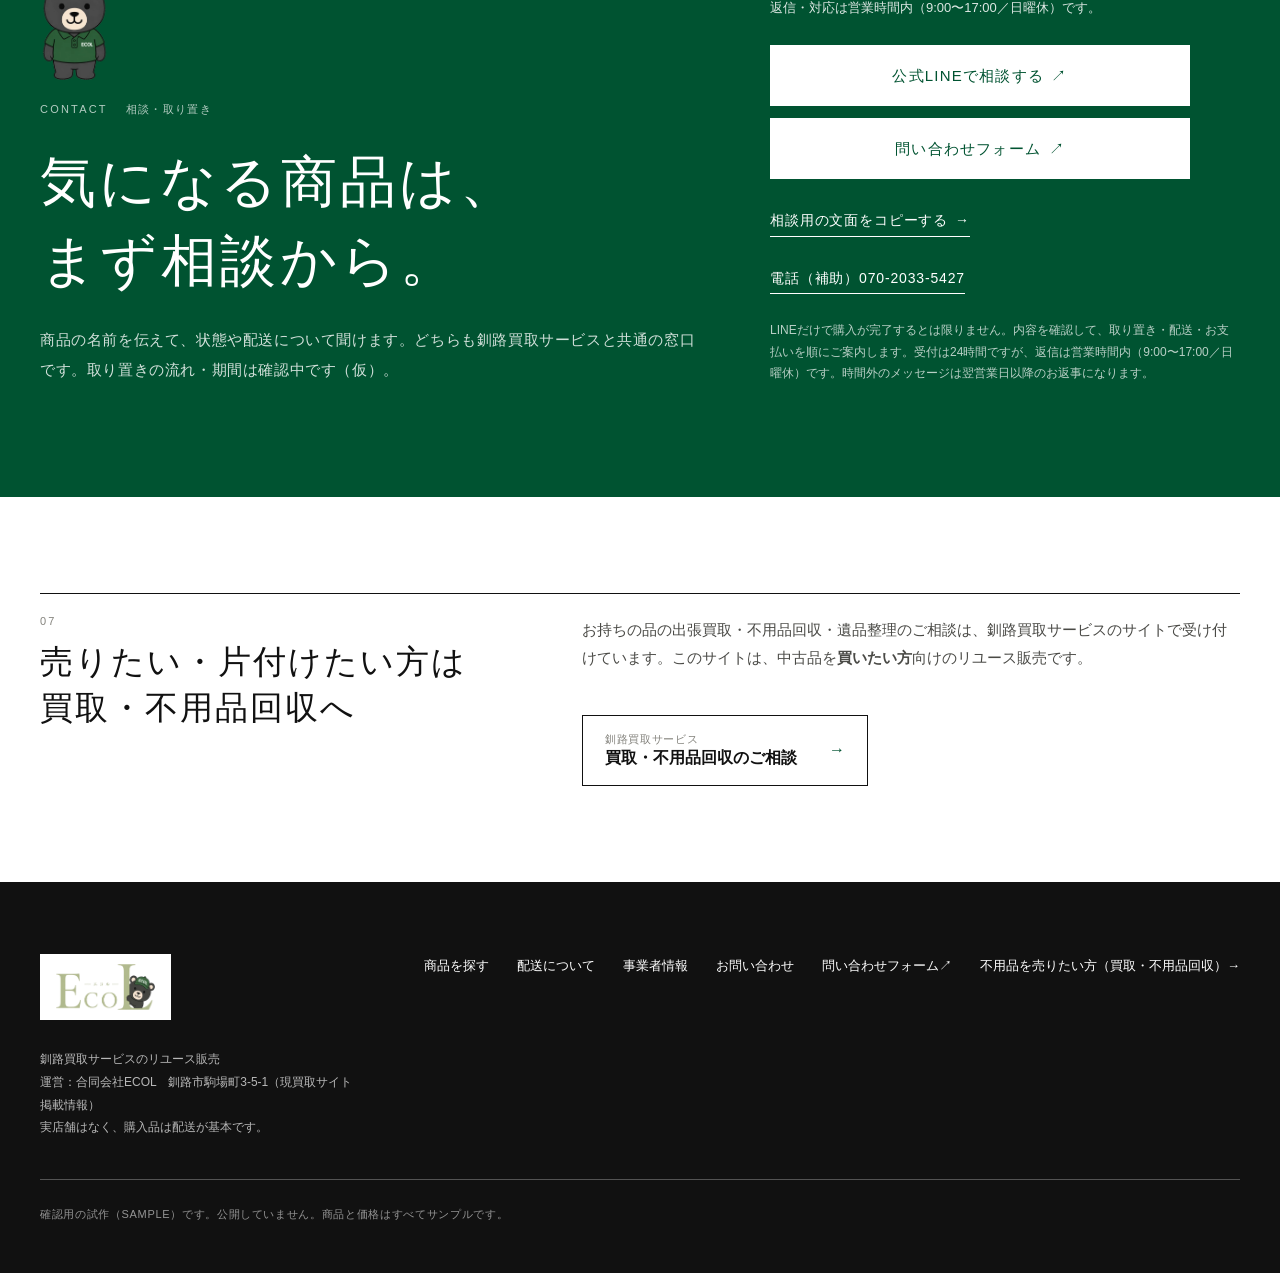
<file: b/index.html>
<!doctype html>
<html lang="ja">
<head>
<meta charset="utf-8">
<meta name="viewport" content="width=device-width, initial-scale=1">
<meta name="robots" content="noindex,nofollow">
<title>ECOL（エコル）｜釧路買取サービスのリユース販売【確認用の試作・SAMPLE】</title>
<meta name="description" content="釧路買取サービスに付随するリユース販売ページの確認用の試作です。商品と価格はすべてサンプルです。">
<link rel="icon" type="image/png" href="../img/brand/favicon-64.png">
<link rel="apple-touch-icon" href="../img/brand/apple-touch-icon.png">
<link rel="stylesheet" href="style.css">
</head>
<body>

<nav class="site-switch" aria-label="ECOLのサイト切り替え">
  <div class="wrap sw-in">
    <a class="sw" href="https://shi-96.github.io/ecol-kaitori-site/"><small>売りたい・片付けたい方</small><b>買取・不用品回収</b><span class="arw" aria-hidden="true">→</span></a>
    <a class="sw is-current" href="./" aria-current="page"><small>中古品を買いたい方</small><b>リユース品を買う</b></a>
  </div>
</nav>

<p class="sample-bar">試作（SAMPLE）・商品と価格はすべてサンプルです</p>

<header class="hd" id="top">
  <div class="wrap hd-in">
    <a class="logo" href="./" aria-label="ECOL リユース販売 トップへ"><picture><source srcset="../img/brand/ecol-logo.webp" type="image/webp"><img class="logo-img" src="../img/brand/ecol-logo.png" width="430" height="200" alt="ECOL（エコル）"></picture><span class="logo-s">釧路買取サービスの<br>リユース販売</span></a>
    <nav class="gnav" id="gnav" aria-label="メインメニュー">
      <a href="#new">新着</a>
      <a href="#category">カテゴリ</a>
      <a href="../products/">商品を探す</a>
      <a href="../guide/">配送について</a>
      <a href="../store/">事業者情報</a>
      <a href="../contact/">お問い合わせ</a>
      <a class="gnav-ext" href="https://shi-96.github.io/ecol-kaitori-site/">不用品を売りたい方（買取・不用品回収）→</a>
    </nav>
    <a class="hd-line" href="https://lin.ee/YkisLc0" target="_blank" rel="noopener">公式LINE</a>
    <button class="menu-btn" type="button" aria-expanded="false" aria-controls="gnav">メニュー</button>
  </div>
  <div class="tabs" data-tabs aria-label="カテゴリ"></div>
</header>

<main>

<!-- 2 ヒーロー -->
<section class="hero">
  <div class="wrap hero-grid">
    <div class="hero-text">
      <p class="eyebrow"><span>KUSHIRO REUSE</span><span>釧路買取サービスのリユース販売</span></p>
      <h1><span>次の暮らしへ、</span><span>いい中古を。</span></h1>
      <p class="lead">釧路買取サービスが扱う、リユース品の新着です。<br>状態は写真と言葉で、そのままお見せします。</p>
      <div class="cta-row">
        <a class="btn" href="#new">新着を見る<span class="arw" aria-hidden="true">↓</span></a>
        <a class="tl" href="../products/">商品をすべて見る<span class="arw" aria-hidden="true">→</span></a>
      </div>
      <p class="hero-buy">お持ちの品の買取・不用品回収は<a class="tl" href="https://shi-96.github.io/ecol-kaitori-site/" target="_blank" rel="noopener">釧路買取サービス<span class="arw" aria-hidden="true">↗</span></a></p>
      <p class="upd" data-updated></p>
    </div>
    <figure class="hero-fig">
      <span class="ph hero-ph" data-t="ECOL｜イメージ写真（SAMPLE）"><img src="../img/hero/b.jpg" alt="白い壁の部屋に置かれた中古のソファとテーブルのイメージ写真（SAMPLE）" fetchpriority="high" decoding="async"></span>
      <figcaption>イメージ写真（SAMPLE）。掲載商品ではありません。</figcaption>
    </figure>
  </div>
</section>

<!-- 3 新着 -->
<section class="sec sec-new" id="new">
  <div class="wrap">
    <header class="sh sh--lg">
      <span class="no">01</span>
      <h2>新着</h2>
      <a class="more" href="../products/?sort=new">新着をすべて見る<span class="arw" aria-hidden="true">→</span></a>
    </header>
    <div class="new-a">
      <div class="new-a-l" data-feat-img></div>
      <div class="new-a-r">
        <div data-feat-body></div>
        <div class="new-list" data-list></div>
      </div>
    </div>
    <div class="new-b" data-stagger></div>
    <p class="load-err" data-err hidden>商品データを読み込めませんでした。</p>
  </div>
</section>

<!-- 取り置き中・SOLD OUT の表示 -->
<section class="sec sec--paper sec-mini" aria-labelledby="h-sold">
  <div class="wrap">
    <header class="sh sh--sm">
      <span class="no">—</span>
      <h2 id="h-sold">取り置き中・SOLD OUT</h2>
      <p class="sh-note">表示のサンプルです</p>
    </header>
    <div class="sold-row" data-sold></div>
  </div>
</section>

<!-- 4 カテゴリ -->
<section class="sec" id="category">
  <div class="wrap">
    <header class="sh">
      <span class="no">02</span>
      <h2>カテゴリから探す</h2>
      <p class="sh-note">点数は販売中・取り置き中（SAMPLE）</p>
    </header>
    <div class="cats" data-cats></div>
  </div>
</section>

<!-- 5 商品を探す導線 -->
<section class="sec sec--paper" id="search">
  <div class="wrap find">
    <div class="find-l">
      <span class="no">03</span>
      <h2>商品を探す</h2>
      <p class="sh-note">商品名・メーカー・型番で。</p>
    </div>
    <div class="find-r">
      <form action="../products/" method="get" role="search" class="find-form">
        <label class="sr" for="q">キーワード</label>
        <input id="q" name="q" type="search" placeholder="例：冷蔵庫、Panasonic" autocomplete="off">
        <button type="submit" class="btn btn--sq">探す</button>
      </form>
      <ul class="chips">
        <li><a href="../products/?status=available">販売中のみ</a></li>
        <li><a href="../products/?sort=new">新着順</a></li>
        <li><a href="../products/?sort=price_asc">価格の安い順</a></li>
        <li><a href="../products/?q=新生活">新生活</a></li>
        <li><a href="../products/?q=冬支度">冬支度</a></li>
      </ul>
      <a class="tl" href="../products/">商品一覧をひらく<span class="arw" aria-hidden="true">→</span></a>
    </div>
  </div>
</section>

<!-- 状態のみかた -->
<section class="sec sec--ink" id="rank">
  <div class="wrap">
    <header class="sh sh--inv">
      <span class="no">04</span>
      <h2>状態のみかた</h2>
      <p class="sh-note">ランクは仮の基準です（クライアント確認中）</p>
    </header>
    <ol class="ranks" data-ranks></ol>
    <p class="rank-foot">傷・汚れは文章でも書きます。家電は「動作確認」をランクとは別に表示します。</p>
  </div>
</section>

<!-- 6・7 配送／大型相談 -->
<section class="sec" id="delivery">
  <div class="wrap">
    <header class="sh">
      <span class="no">05</span>
      <h2>買い方と配送</h2>
      <a class="more" href="../guide/">配送について<span class="arw" aria-hidden="true">→</span></a>
    </header>
    <ol class="ways">
      <li>
        <span class="w-no">a</span>
        <div class="w-b"><h3>公式LINE・問い合わせフォームで相談</h3><p>気になる商品の名前と商品IDを伝えて、状態の確認や取り置きの相談ができます。ご購入は、その後の配送のご相談へと進みます。</p></div>
        <span class="tbc">取り置き期間・お支払い方法は要確認</span>
      </li>
      <li>
        <span class="w-no">b</span>
        <div class="w-b"><h3>配送でお届け</h3><p>実店舗はなく、購入品は配送が基本です。北海道内を中心に考えています。</p></div>
        <span class="tbc">配送地域・料金は未確定</span>
      </li>
      <li>
        <span class="w-no">c</span>
        <div class="w-b"><h3>大型の家具・家電は相談</h3><p>搬入サイズ・階数・お届け先の地域を、購入の前にお知らせください。冷蔵庫・洗濯機などの古い品の引き取りは、対応可否を確認中です。</p></div>
        <span class="tbc">大型の扱い・リサイクル品の引取は要確認</span>
      </li>
    </ol>
  </div>
</section>

<!-- 8 事業者情報 / 配送について -->
<section class="sec sec--paper" id="store">
  <div class="wrap store">
    <div class="store-l">
      <header class="sh sh--col">
        <span class="no">06</span>
        <h2>事業者情報 / 配送について</h2>
      </header>
      <p class="src">現買取サイト掲載情報</p>
      <p class="shop">合同会社ECOL<span>（釧路買取サービス）</span></p>
      <p class="addr"><span>〒085-0048</span>釧路市駒場町3-5-1</p>
      <div class="cta-row">
        <a class="tl" href="../store/">事業者情報のページへ<span class="arw" aria-hidden="true">→</span></a>
        <a class="tl" href="../guide/">配送について<span class="arw" aria-hidden="true">→</span></a>
      </div>
    </div>
    <dl class="store-r">
      <div><dt>販売の形</dt><dd>実店舗はなく、事務所内の倉庫を使っています。<em>来店での受け取り・お渡しは行っていません</em></dd></div>
      <div><dt>お渡し方法</dt><dd>配送が基本です</dd></div>
      <div><dt>配送地域・料金</dt><dd><span class="tbc">未確定</span><em>北海道内を中心に考えています。地域・商品・建物の条件に合わせて、個別にお見積りする想定です</em></dd></div>
      <div><dt>公式LINE</dt><dd><a href="https://lin.ee/YkisLc0" target="_blank" rel="noopener">友だち追加</a></dd></div>
      <div><dt>電話（補助）</dt><dd><a href="tel:07020335427">070-2033-5427</a><em>電話は営業時間内のみ：AM9:00–PM6:00（日曜休）</em></dd></div>
    </dl>
  </div>
</section>

<!-- 9 LINE・問い合わせフォーム -->
<section class="sec sec--green line-sec" id="line">
  <div class="wrap line-in">
    <div>
      <picture><source srcset="../img/brand/ecol-kuma.webp" type="image/webp"><img class="line-kuma" src="../img/brand/ecol-kuma.png" width="297" height="480" alt="ECOLのクマ" loading="lazy"></picture>
      <p class="eyebrow eyebrow--inv"><span>CONTACT</span><span>相談・取り置き</span></p>
      <h2>気になる商品は、<br>まず相談から。</h2>
      <p class="lead lead--inv">商品の名前を伝えて、状態や配送について聞けます。どちらも釧路買取サービスと共通の窓口です。取り置きの流れ・期間は確認中です（仮）。</p>
    </div>
    <div class="line-act">
      <p class="accept-note"><b>LINE・問い合わせフォームは365日24時間受付中</b>返信・対応は営業時間内（9:00〜17:00／日曜休）です。</p>
      <div class="act-two">
        <a class="btn btn--inv" href="https://lin.ee/YkisLc0" target="_blank" rel="noopener">公式LINEで相談する<span class="arw" aria-hidden="true">↗</span></a>
        <a class="btn btn--inv" href="https://kushiro.kaitoriok.com/#ask" target="_blank" rel="noopener">問い合わせフォーム<span class="arw" aria-hidden="true">↗</span></a>
      </div>
      <a class="tl tl--inv" href="../contact/">相談用の文面をコピーする<span class="arw" aria-hidden="true">→</span></a>
      <a class="tl tl--inv" href="tel:07020335427">電話（補助）070-2033-5427</a>
      <p class="fine">LINEだけで購入が完了するとは限りません。内容を確認して、取り置き・配送・お支払いを順にご案内します。受付は24時間ですが、返信は営業時間内（9:00〜17:00／日曜休）です。時間外のメッセージは翌営業日以降のお返事になります。</p>
    </div>
  </div>
</section>

<!-- 10 買取 -->
<section class="sec sec-buy">
  <div class="wrap buy">
    <div>
      <span class="no">07</span>
      <h2>売りたい・片付けたい方は<br>買取・不用品回収へ</h2>
    </div>
    <div>
      <p>お持ちの品の出張買取・不用品回収・遺品整理のご相談は、釧路買取サービスのサイトで受け付けています。このサイトは、中古品を<b>買いたい方</b>向けのリユース販売です。</p>
      <a class="btn-sell" href="https://shi-96.github.io/ecol-kaitori-site/"><span><small>釧路買取サービス</small>買取・不用品回収のご相談</span><span class="arw" aria-hidden="true">→</span></a>
    </div>
  </div>
</section>

</main>

<!-- 11 フッター -->
<footer class="ft">
  <div class="wrap ft-in">
    <div class="ft-brand">
      <span class="ft-logo"><picture><source srcset="../img/brand/ecol-logo.webp" type="image/webp"><img src="../img/brand/ecol-logo.png" width="430" height="200" alt="ECOL（エコル）" loading="lazy"></picture></span>
      <p>釧路買取サービスのリユース販売<br>運営：合同会社ECOL　釧路市駒場町3-5-1（現買取サイト掲載情報）<br>実店舗はなく、購入品は配送が基本です。</p>
    </div>
    <nav class="ft-nav" aria-label="フッター">
      <a href="../products/">商品を探す</a>
      <a href="../guide/">配送について</a>
      <a href="../store/">事業者情報</a>
      <a href="../contact/">お問い合わせ</a>
      <a href="https://kushiro.kaitoriok.com/#ask" target="_blank" rel="noopener">問い合わせフォーム↗</a>
      <a href="https://shi-96.github.io/ecol-kaitori-site/">不用品を売りたい方（買取・不用品回収）→</a>
    </nav>
    <p class="ft-note">確認用の試作（SAMPLE）です。公開していません。商品と価格はすべてサンプルです。</p>
  </div>
</footer>

<div class="dock" role="navigation" aria-label="固定メニュー">
  <a href="../products/">商品を探す</a>
  <a href="https://kushiro.kaitoriok.com/#ask" target="_blank" rel="noopener">フォーム</a>
  <a class="dock-line" href="https://lin.ee/YkisLc0" target="_blank" rel="noopener">公式LINE</a>
</div>

<script src="main.js"></script>
</body>
</html>
</file>
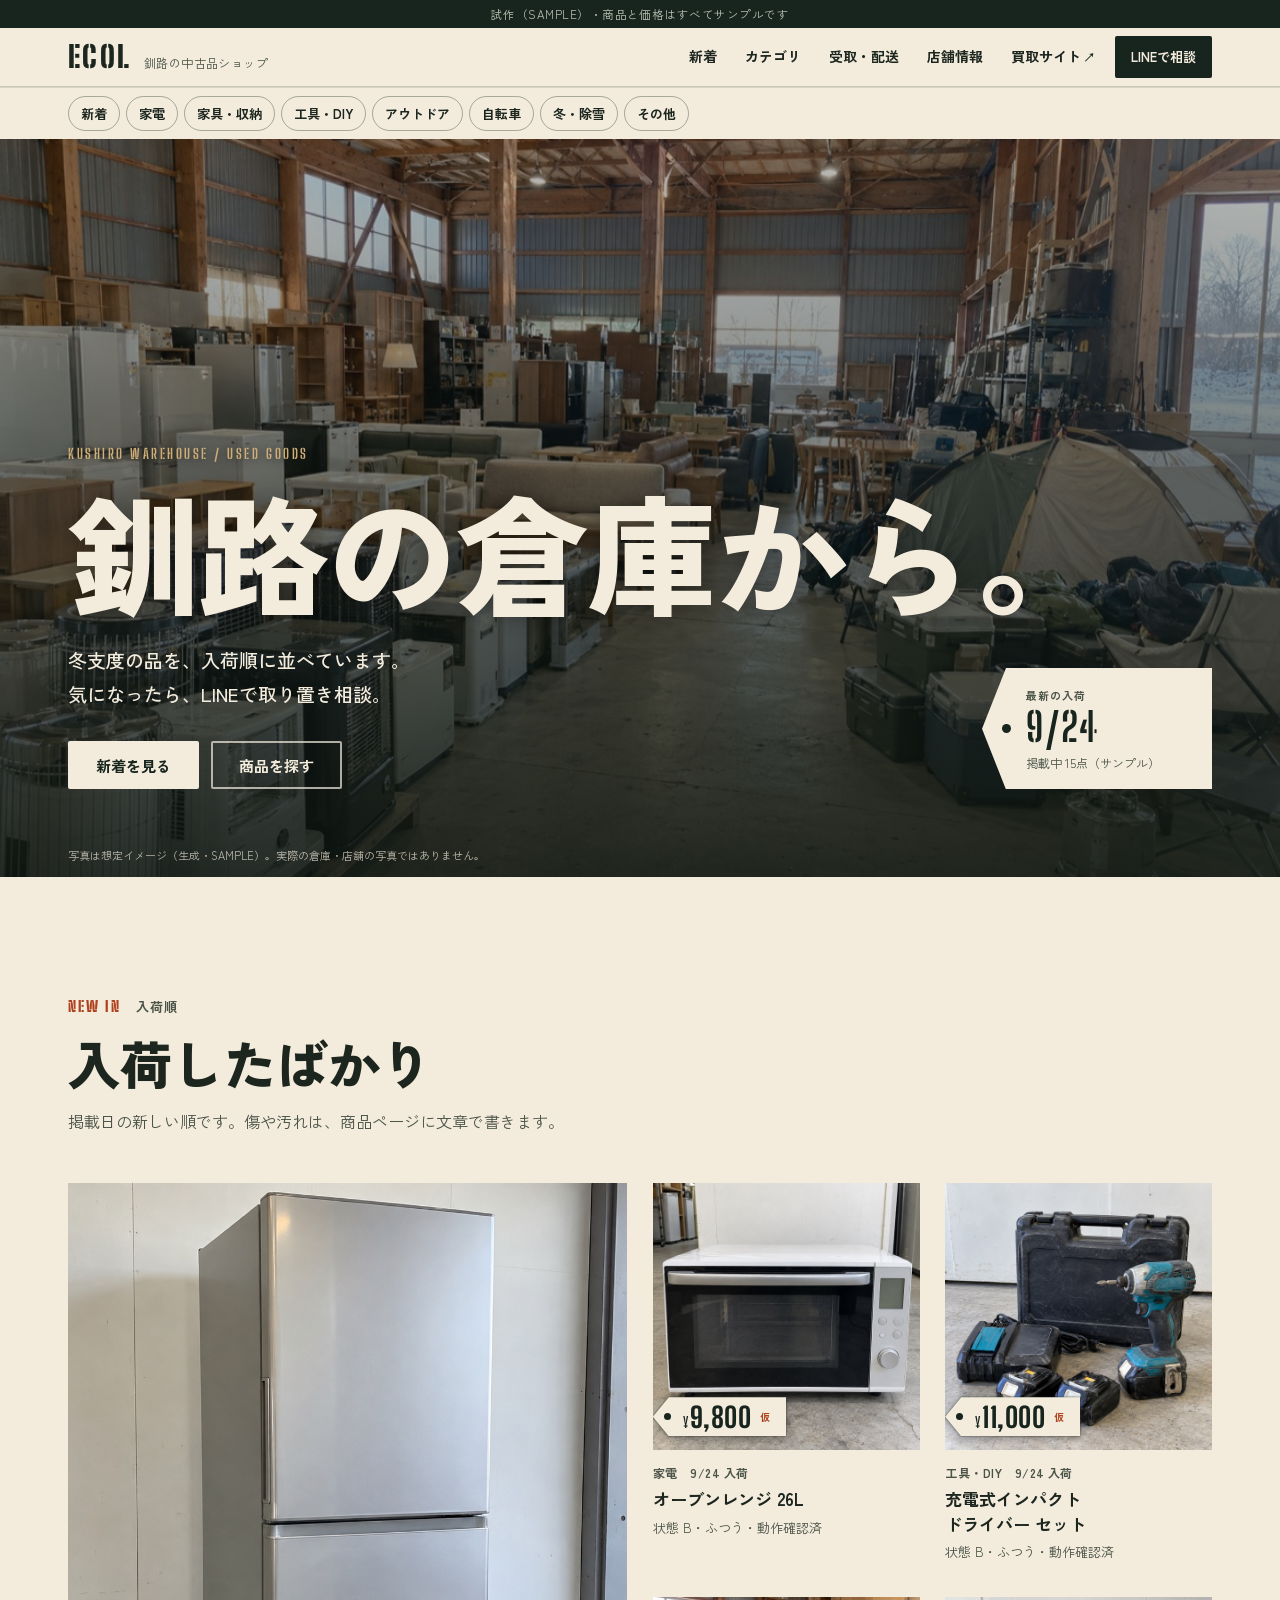
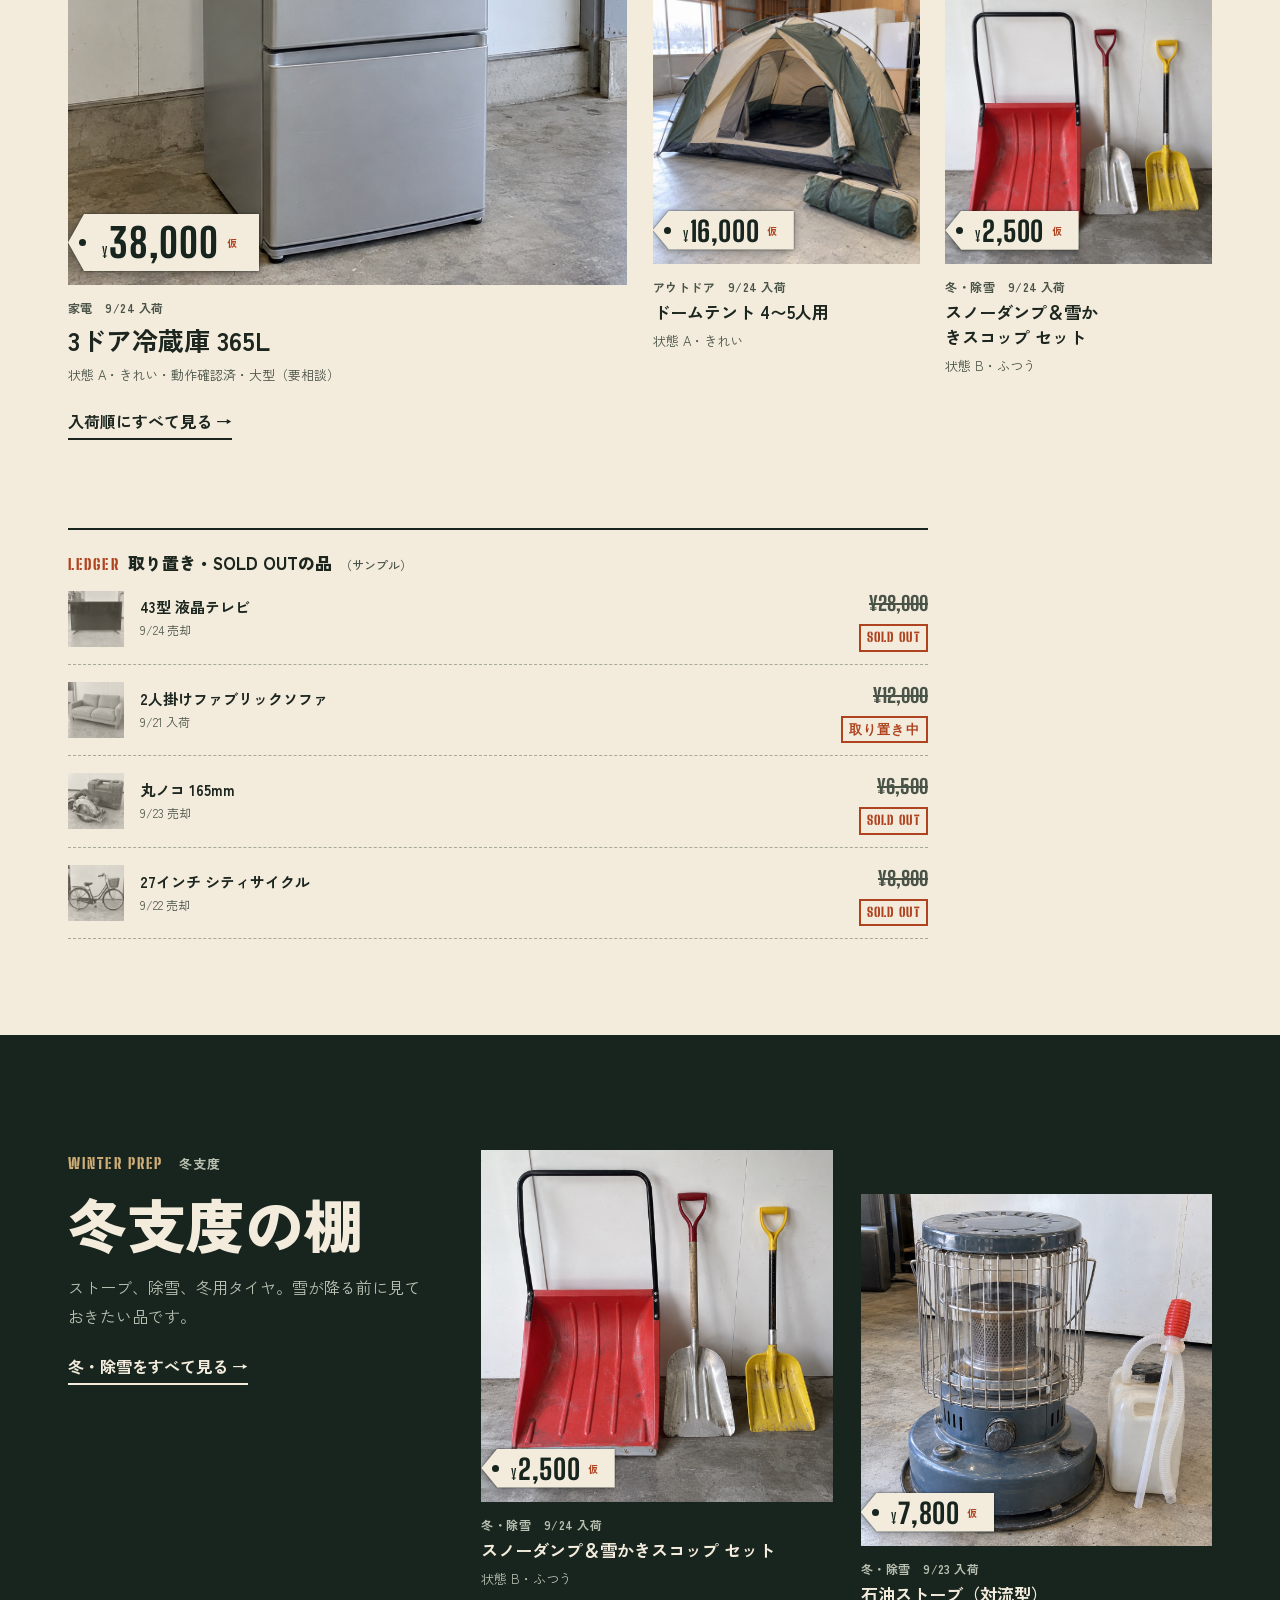
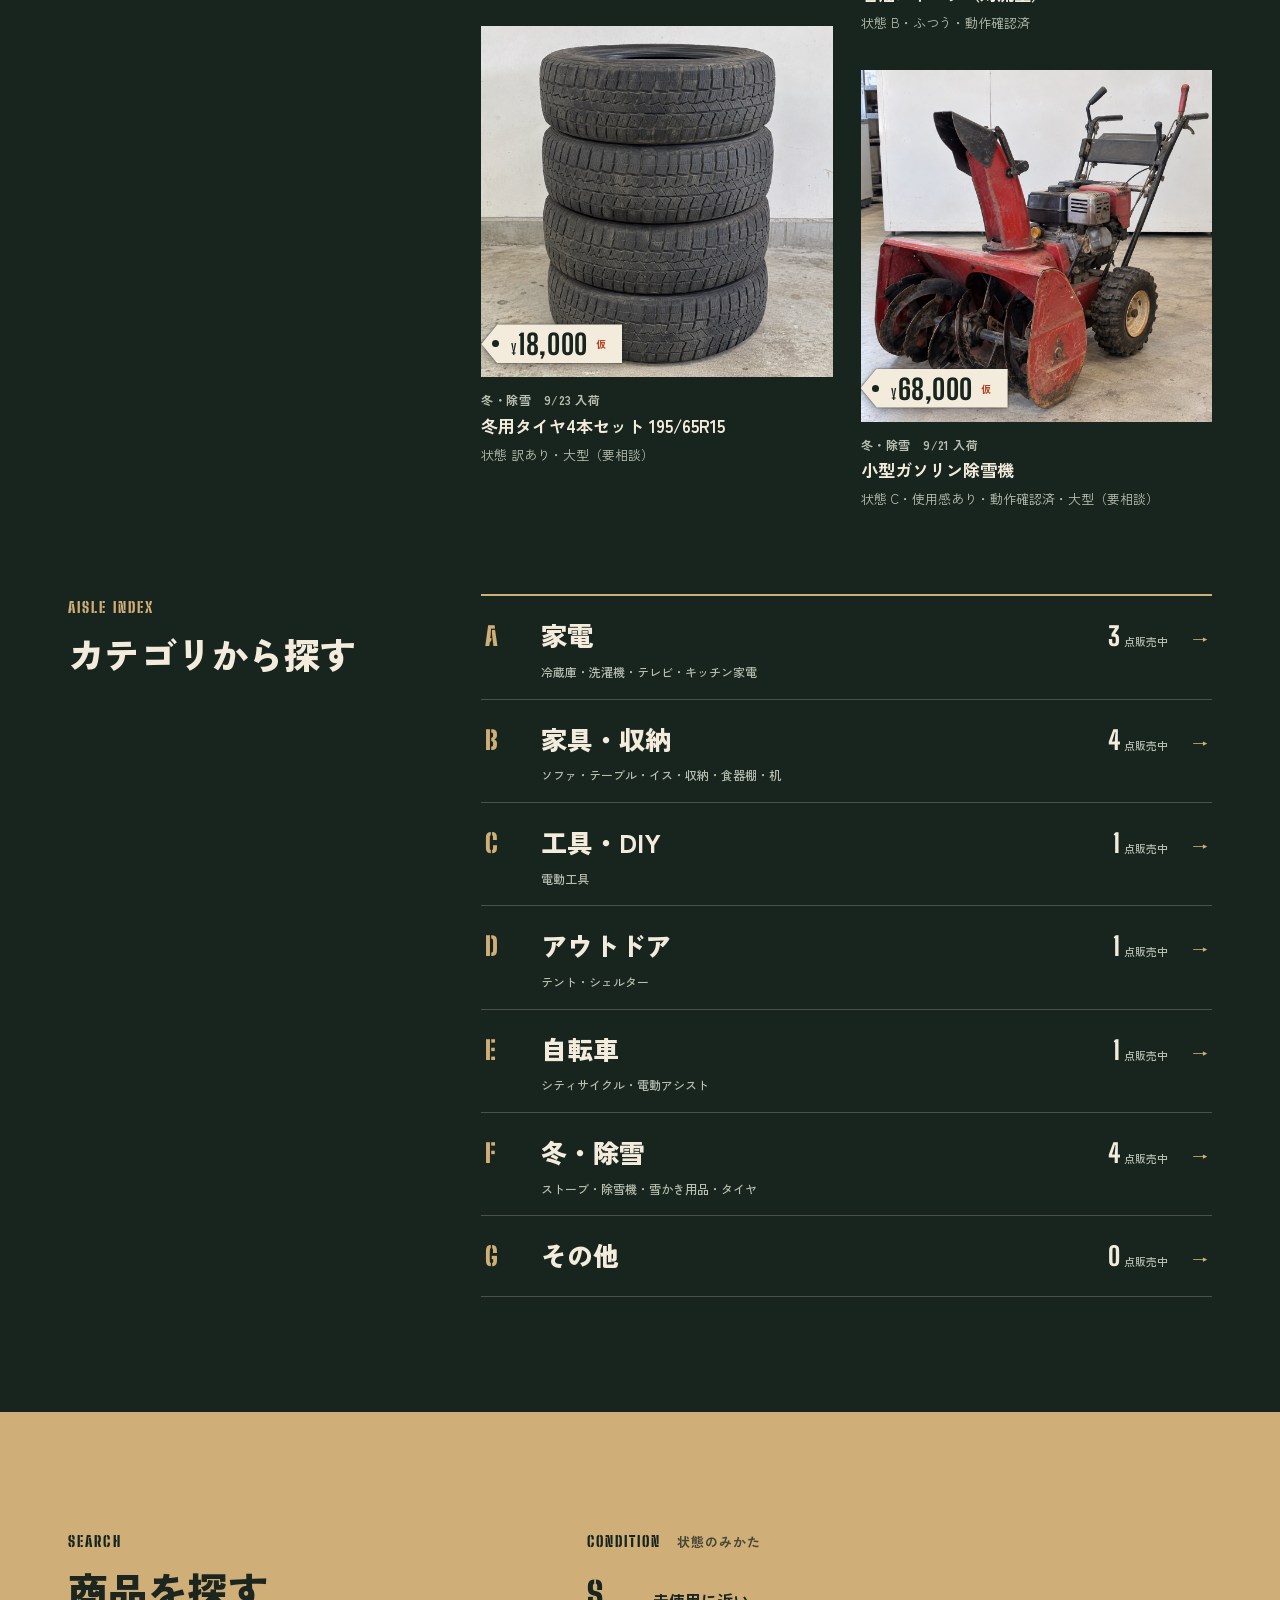
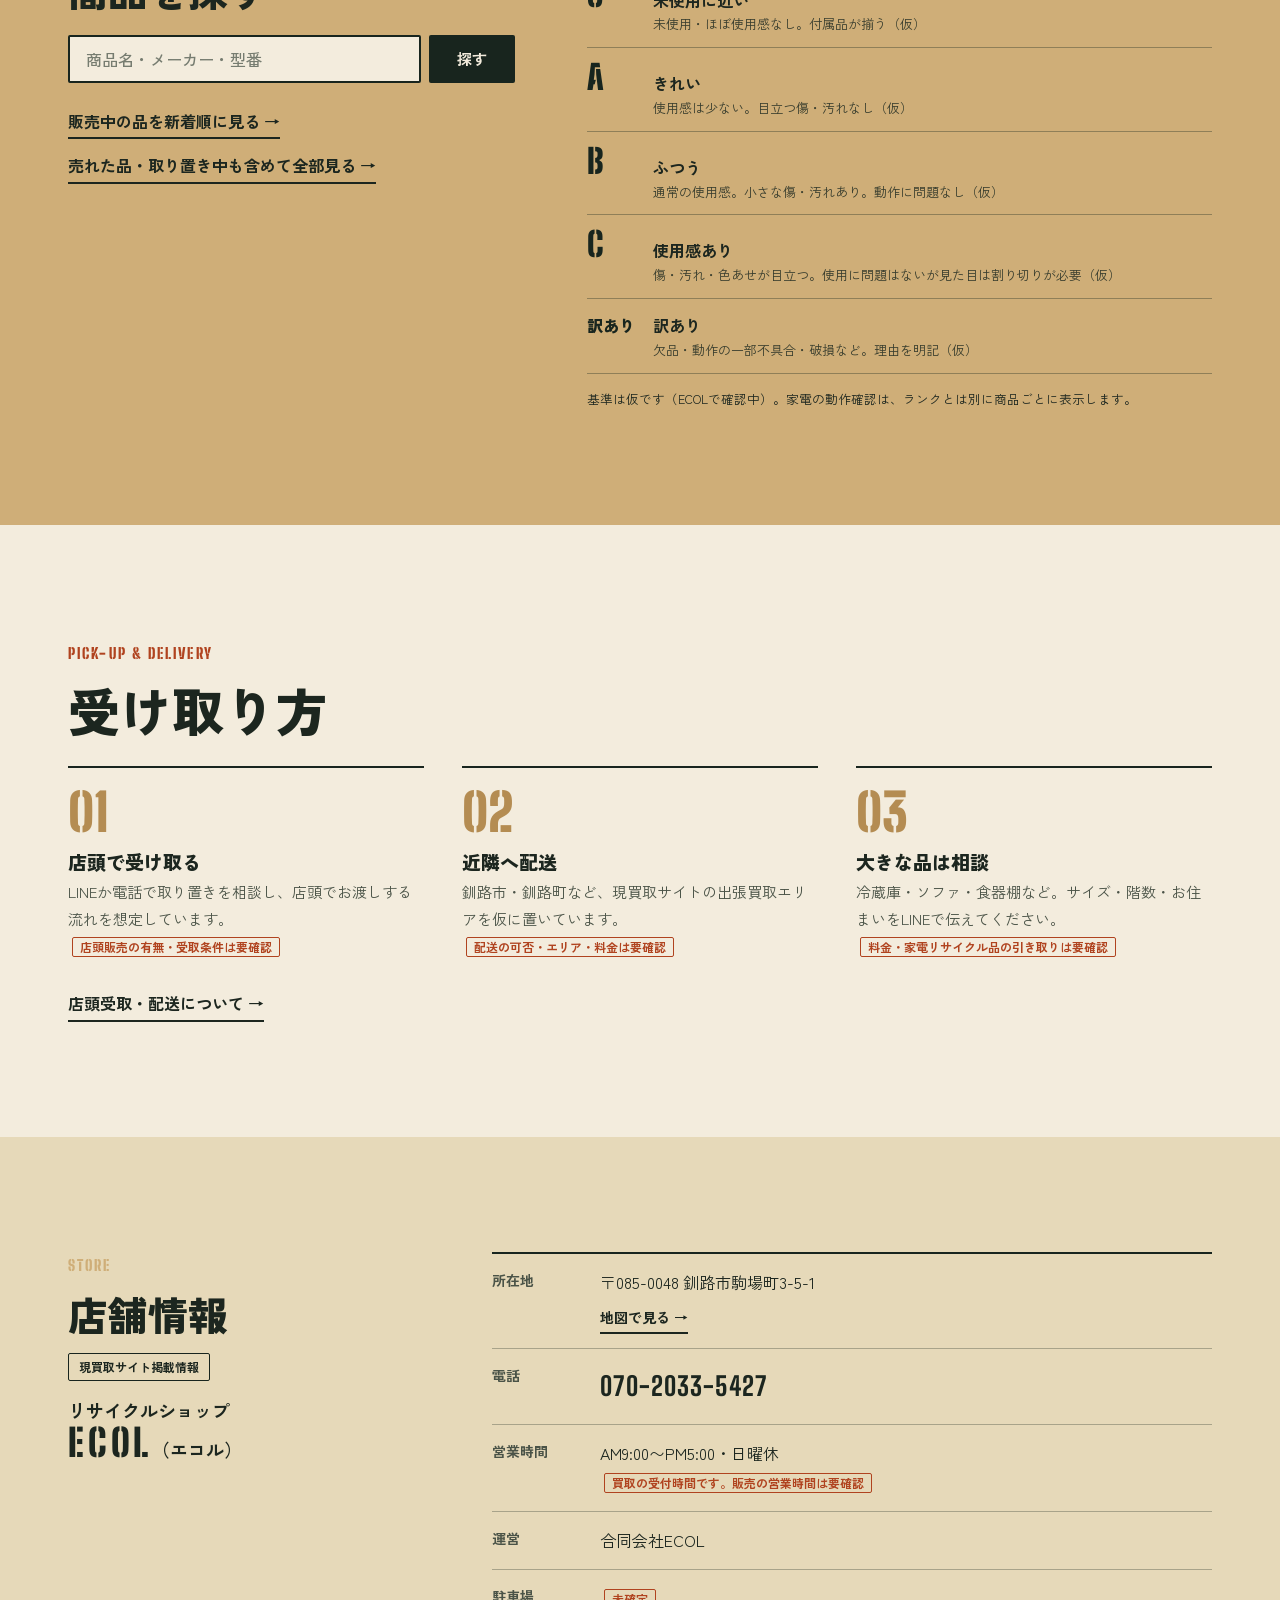
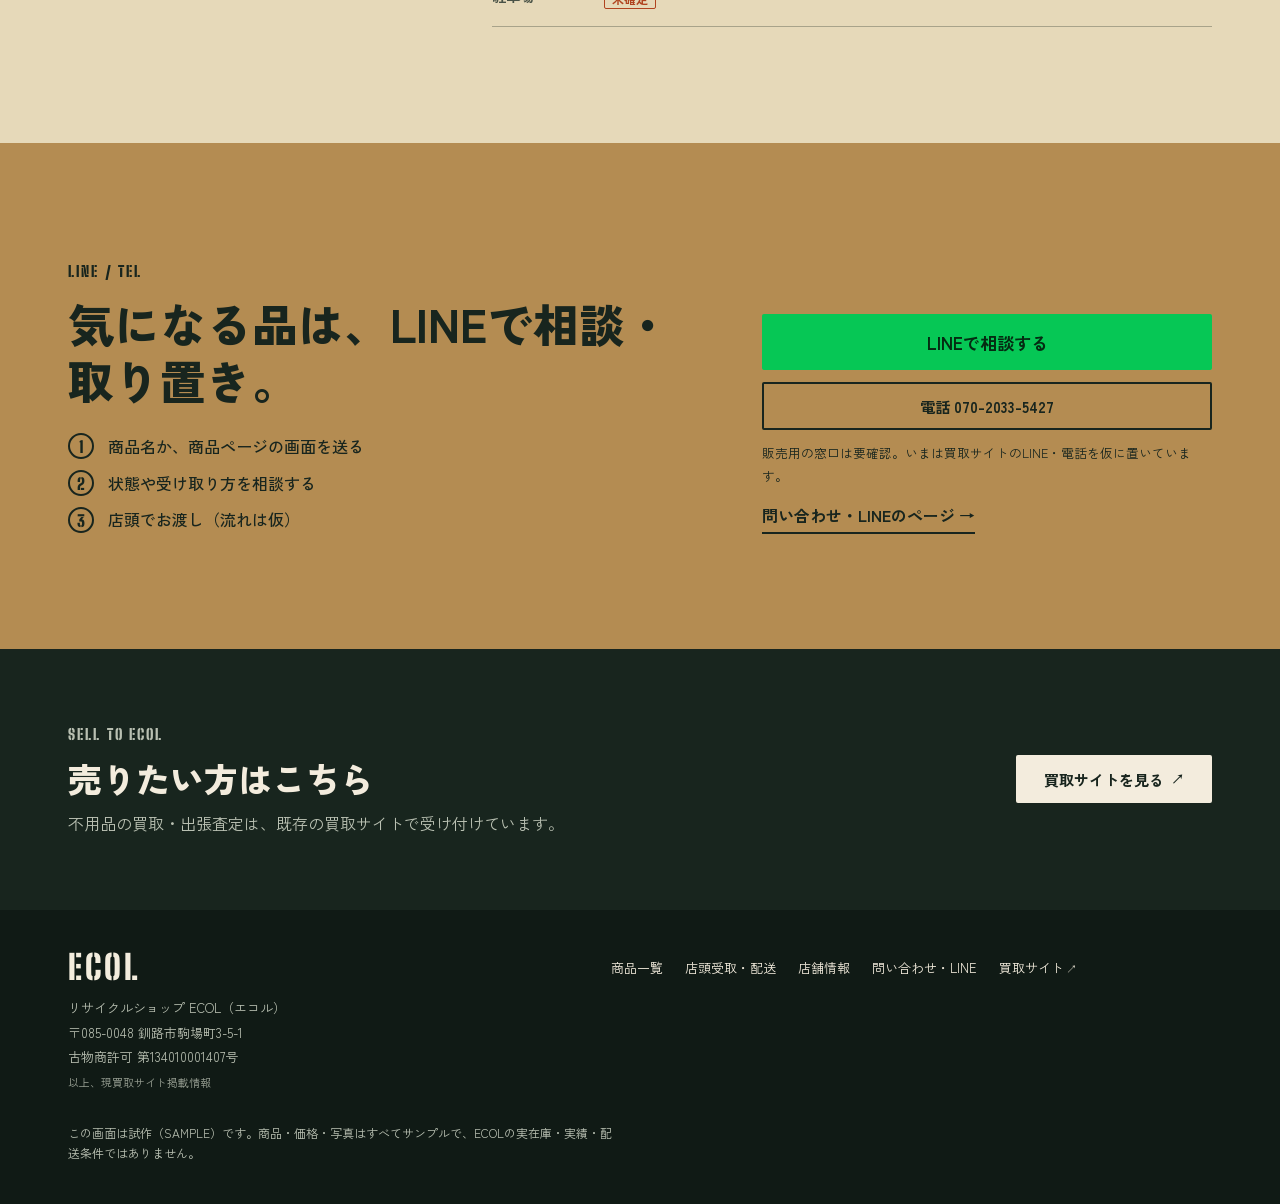
<file: c/index.html>
<!DOCTYPE html>
<html lang="ja">
<head>
<meta charset="utf-8">
<meta name="viewport" content="width=device-width, initial-scale=1">
<meta name="robots" content="noindex,nofollow">
<title>ECOL｜釧路の倉庫から（試作C案・SAMPLE）</title>
<meta name="description" content="試作（SAMPLE）。商品と価格はすべてサンプルです。">
<link rel="preconnect" href="https://fonts.googleapis.com">
<link rel="preconnect" href="https://fonts.gstatic.com" crossorigin>
<link href="https://fonts.googleapis.com/css2?family=Big+Shoulders+Display:wght@600;800&family=Big+Shoulders+Stencil+Display:wght@700;900&family=Zen+Kaku+Gothic+New:wght@400;500;700;900&display=swap" rel="stylesheet">
<link rel="stylesheet" href="style.css">
</head>
<body>

<div class="sample-strip" role="note">試作（SAMPLE）・商品と価格はすべてサンプルです</div>

<header class="site-head" id="top">
  <div class="wrap head-row">
    <a class="brand" href="./" aria-label="ECOL トップへ">
      <span class="brand-mark">ECOL</span>
      <span class="brand-sub">釧路の中古品ショップ</span>
    </a>
    <nav class="gnav" aria-label="メイン">
      <a href="#new">新着</a>
      <a href="#aisle">カテゴリ</a>
      <a href="#guide">受取・配送</a>
      <a href="#store">店舗情報</a>
      <a href="https://shi-96.github.io/ecol-kaitori-site/" target="_blank" rel="noopener">買取サイト<span class="ext" aria-hidden="true">↗</span></a>
    </nav>
    <a class="head-line" href="https://lin.ee/YkisLc0" target="_blank" rel="noopener">LINEで相談</a>
  </div>
</header>
<div class="cat-rail" aria-label="カテゴリ">
  <div class="wrap-rail" id="catRail"></div>
</div>

<main>

<!-- 2 HERO -->
<section class="hero" aria-labelledby="hero-h">
  <img class="hero-img" src="../img/hero/c.jpg" alt="釧路の倉庫に中古の家具・家電・ストーブ・アウトドア用品が並ぶ想定イメージ（生成したサンプル画像）">
  <div class="hero-scrim" aria-hidden="true"></div>
  <div class="wrap hero-inner">
    <p class="hero-eyebrow">KUSHIRO WAREHOUSE / USED GOODS</p>
    <h1 id="hero-h">釧路の倉庫から。</h1>
    <p class="hero-lead">冬支度の品を、入荷順に並べています。<br>気になったら、LINEで取り置き相談。</p>
    <div class="hero-cta">
      <a class="btn btn-solid" href="#new">新着を見る</a>
      <a class="btn btn-ghost" href="../products/">商品を探す</a>
    </div>
    <aside class="hero-tag" id="heroTag" aria-label="最新の入荷"></aside>
  </div>
  <p class="hero-note">写真は想定イメージ（生成・SAMPLE）。実際の倉庫・店舗の写真ではありません。</p>
</section>

<!-- 3 新着 -->
<section class="sec sec-new" id="new" aria-labelledby="new-h">
  <div class="wrap">
    <header class="sec-head">
      <p class="eyebrow">NEW IN <span>入荷順</span></p>
      <h2 id="new-h">入荷したばかり</h2>
      <p class="lede">掲載日の新しい順です。傷や汚れは、商品ページに文章で書きます。</p>
    </header>
    <div class="new-grid" id="newGrid" aria-live="polite"></div>
    <p class="more"><a class="link-arrow" href="../products/?status=available&amp;sort=new">入荷順にすべて見る</a></p>

    <div class="ledger" aria-labelledby="ledger-h">
      <h3 id="ledger-h"><span class="stencil">LEDGER</span> 取り置き・SOLD OUTの品<small>（サンプル）</small></h3>
      <ul id="ledgerList" class="ledger-list"></ul>
    </div>
  </div>
</section>

<!-- 4 カテゴリ -->
<section class="sec sec-aisle" id="aisle" aria-labelledby="aisle-h">
  <div class="wrap">
    <div class="winter">
      <header class="winter-head">
        <p class="eyebrow eyebrow-light">WINTER PREP <span>冬支度</span></p>
        <h2 id="aisle-h">冬支度の棚</h2>
        <p class="lede">ストーブ、除雪、冬用タイヤ。雪が降る前に見ておきたい品です。</p>
        <a class="link-arrow link-arrow-light" href="../products/?cat=winter">冬・除雪をすべて見る</a>
      </header>
      <div class="winter-row" id="winterRow"></div>
    </div>

    <div class="aisle-block">
      <header class="sec-head sec-head-light">
        <p class="eyebrow eyebrow-light">AISLE INDEX</p>
        <h3 class="h-aisle">カテゴリから探す</h3>
      </header>
      <ol class="aisle-list" id="aisleList"></ol>
    </div>
  </div>
</section>

<!-- 商品を探す導線＋状態のみかた -->
<section class="sec sec-find" id="find" aria-labelledby="find-h">
  <div class="wrap find-grid">
    <div class="find-search">
      <p class="eyebrow">SEARCH</p>
      <h2 id="find-h">商品を探す</h2>
      <form class="search" action="../products/" method="get" role="search">
        <label class="sr-only" for="q">商品名・メーカー・型番</label>
        <input id="q" name="q" type="search" placeholder="商品名・メーカー・型番" autocomplete="off">
        <input type="hidden" name="status" value="available">
        <button class="btn btn-ink" type="submit">探す</button>
      </form>
      <ul class="find-links">
        <li><a class="link-arrow" href="../products/?status=available&amp;sort=new">販売中の品を新着順に見る</a></li>
        <li><a class="link-arrow" href="../products/">売れた品・取り置き中も含めて全部見る</a></li>
      </ul>
    </div>

    <div class="rank">
      <p class="eyebrow">CONDITION <span>状態のみかた</span></p>
      <ul class="rank-list" id="rankList"></ul>
      <p class="rank-note">基準は仮です（ECOLで確認中）。家電の動作確認は、ランクとは別に商品ごとに表示します。</p>
    </div>
  </div>
</section>

<!-- 5 店頭受取・配送 -->
<section class="sec sec-guide" id="guide" aria-labelledby="guide-h">
  <div class="wrap">
    <header class="sec-head sec-head-quiet">
      <p class="eyebrow">PICK-UP &amp; DELIVERY</p>
      <h2 id="guide-h" class="h-quiet">受け取り方</h2>
    </header>
    <ol class="guide-list">
      <li>
        <span class="num" aria-hidden="true">01</span>
        <div>
          <h3>店頭で受け取る</h3>
          <p>LINEか電話で取り置きを相談し、店頭でお渡しする流れを想定しています。<span class="chk">店頭販売の有無・受取条件は要確認</span></p>
        </div>
      </li>
      <li>
        <span class="num" aria-hidden="true">02</span>
        <div>
          <h3>近隣へ配送</h3>
          <p>釧路市・釧路町など、現買取サイトの出張買取エリアを仮に置いています。<span class="chk">配送の可否・エリア・料金は要確認</span></p>
        </div>
      </li>
      <li>
        <span class="num" aria-hidden="true">03</span>
        <div>
          <h3>大きな品は相談</h3>
          <p>冷蔵庫・ソファ・食器棚など。サイズ・階数・お住まいをLINEで伝えてください。<span class="chk">料金・家電リサイクル品の引き取りは要確認</span></p>
        </div>
      </li>
    </ol>
    <p class="more"><a class="link-arrow" href="../guide/">店頭受取・配送について</a></p>
  </div>
</section>

<!-- 6 店舗情報 -->
<section class="sec sec-store" id="store" aria-labelledby="store-h">
  <div class="wrap store-grid">
    <div class="store-label">
      <p class="eyebrow eyebrow-light">STORE</p>
      <h2 id="store-h">店舗情報</h2>
      <p class="src-badge">現買取サイト掲載情報</p>
      <p class="store-name">リサイクルショップ<br><span class="stencil">ECOL</span>（エコル）</p>
    </div>
    <dl class="facts">
      <div><dt>所在地</dt><dd>〒085-0048 釧路市駒場町3-5-1<br><a class="link-arrow" href="https://www.google.com/maps/search/?api=1&amp;query=%E9%87%A7%E8%B7%AF%E5%B8%82%E9%A7%92%E5%A0%B4%E7%94%BA3-5-1" target="_blank" rel="noopener">地図で見る</a></dd></div>
      <div><dt>電話</dt><dd><a class="tel" href="tel:07020335427">070-2033-5427</a></dd></div>
      <div><dt>営業時間</dt><dd>AM9:00〜PM5:00・日曜休<br><span class="chk">買取の受付時間です。販売の営業時間は要確認</span></dd></div>
      <div><dt>運営</dt><dd>合同会社ECOL</dd></div>
      <div><dt>駐車場</dt><dd><span class="chk">未確定</span></dd></div>
    </dl>
  </div>
</section>

<!-- 7 LINE -->
<section class="sec sec-line" id="line" aria-labelledby="line-h">
  <div class="wrap line-grid">
    <div>
      <p class="eyebrow">LINE / TEL</p>
      <h2 id="line-h">気になる品は、LINEで相談・取り置き。</h2>
      <ol class="steps">
        <li>商品名か、商品ページの画面を送る</li>
        <li>状態や受け取り方を相談する</li>
        <li>店頭でお渡し（流れは仮）</li>
      </ol>
    </div>
    <div class="line-cta">
      <a class="btn btn-line" href="https://lin.ee/YkisLc0" target="_blank" rel="noopener">LINEで相談する</a>
      <a class="btn btn-tel" href="tel:07020335427">電話 070-2033-5427</a>
      <p class="fine">販売用の窓口は要確認。いまは買取サイトのLINE・電話を仮に置いています。</p>
      <a class="link-arrow" href="../contact/">問い合わせ・LINEのページ</a>
    </div>
  </div>
</section>

<!-- 10 買取 -->
<section class="sec-kaitori" aria-labelledby="kaitori-h">
  <div class="wrap kaitori-row">
    <div>
      <p class="eyebrow eyebrow-light">SELL TO ECOL</p>
      <h2 id="kaitori-h">売りたい方はこちら</h2>
      <p>不用品の買取・出張査定は、既存の買取サイトで受け付けています。</p>
    </div>
    <a class="btn btn-solid" href="https://shi-96.github.io/ecol-kaitori-site/" target="_blank" rel="noopener">買取サイトを見る<span class="ext" aria-hidden="true">↗</span></a>
  </div>
</section>

</main>

<footer class="site-foot">
  <div class="wrap foot-grid">
    <div>
      <p class="foot-brand"><span class="brand-mark">ECOL</span></p>
      <p class="foot-addr">リサイクルショップ ECOL（エコル）<br>〒085-0048 釧路市駒場町3-5-1<br>古物商許可 第134010001407号<br><span class="foot-src">以上、現買取サイト掲載情報</span></p>
    </div>
    <ul class="foot-links">
      <li><a href="../products/">商品一覧</a></li>
      <li><a href="../guide/">店頭受取・配送</a></li>
      <li><a href="../store/">店舗情報</a></li>
      <li><a href="../contact/">問い合わせ・LINE</a></li>
      <li><a href="https://shi-96.github.io/ecol-kaitori-site/" target="_blank" rel="noopener">買取サイト<span class="ext" aria-hidden="true">↗</span></a></li>
    </ul>
    <p class="foot-note">この画面は試作（SAMPLE）です。商品・価格・写真はすべてサンプルで、ECOLの実在庫・実績・配送条件ではありません。</p>
  </div>
</footer>

<nav class="dock" aria-label="かんたん操作">
  <a class="dock-line" href="https://lin.ee/YkisLc0" target="_blank" rel="noopener">LINEで相談</a>
  <a class="dock-find" href="../products/">商品を探す</a>
</nav>

<script src="main.js"></script>
</body>
</html>
</file>
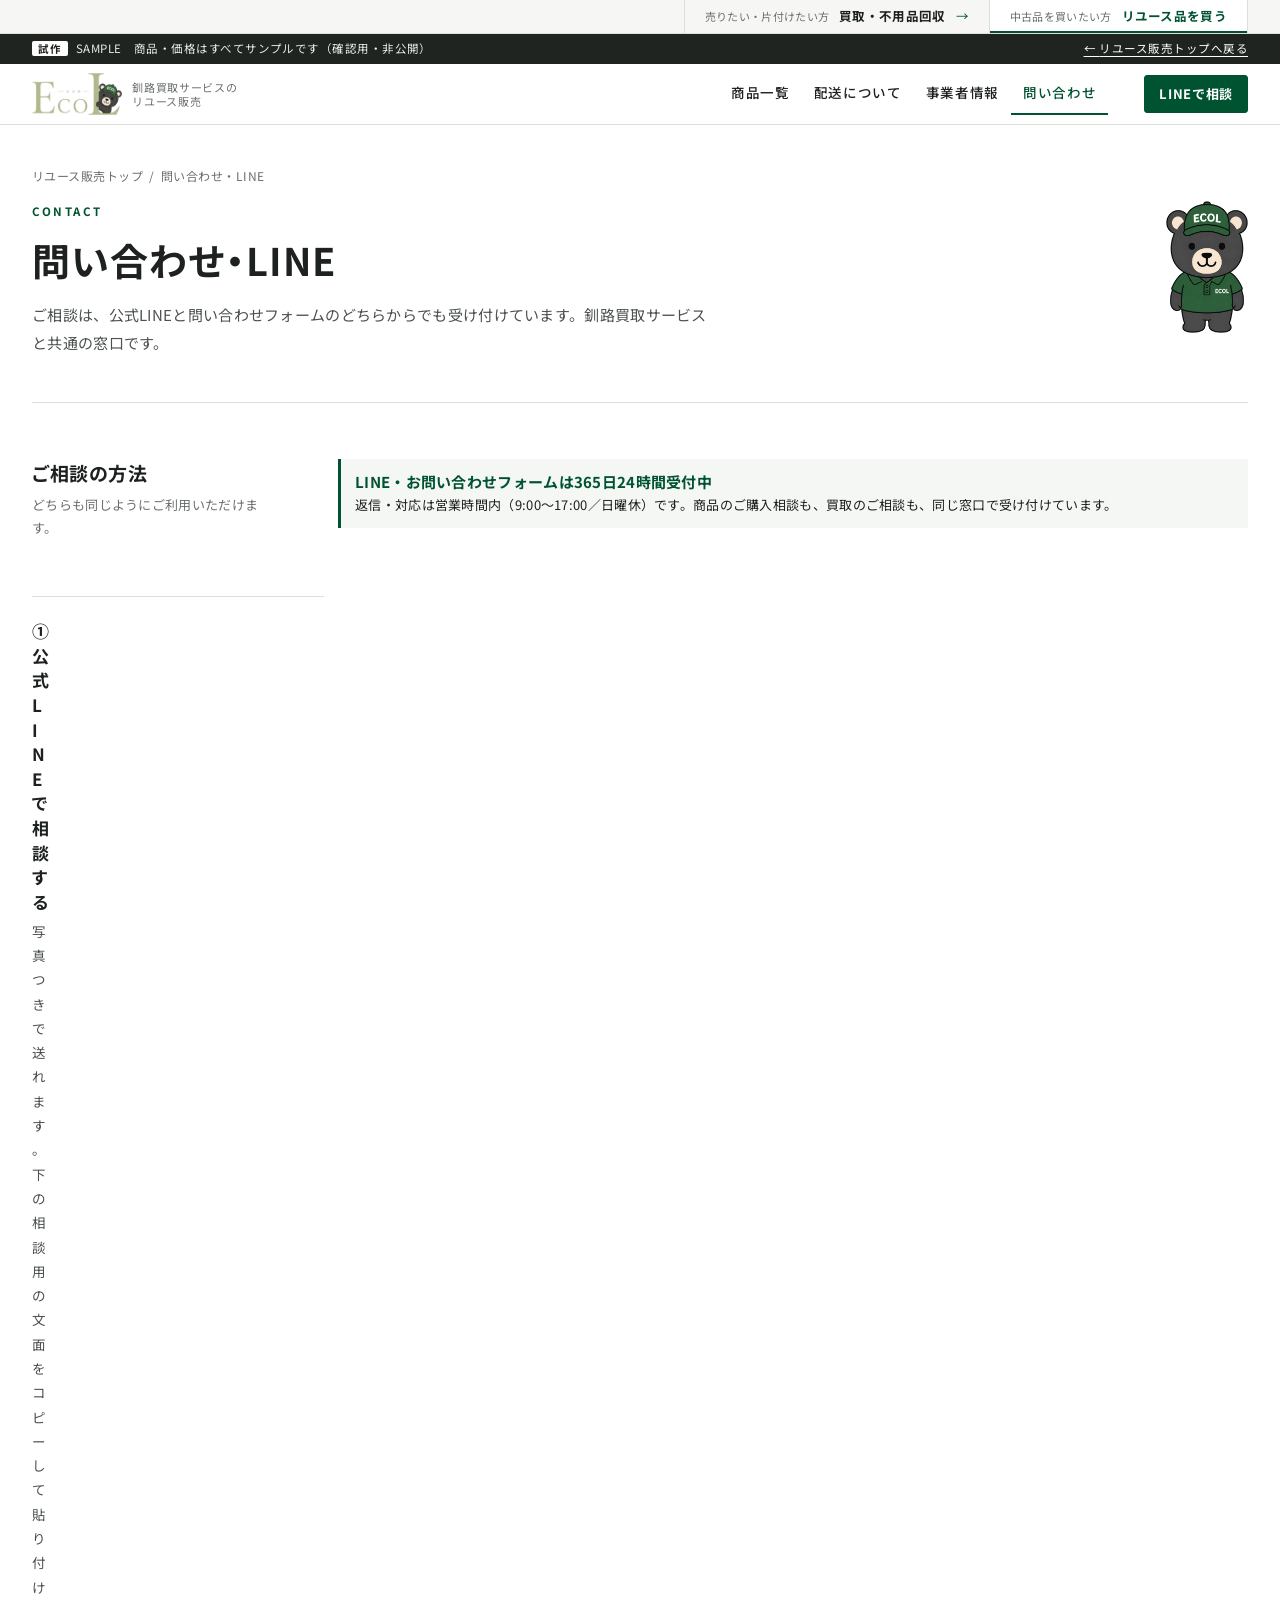
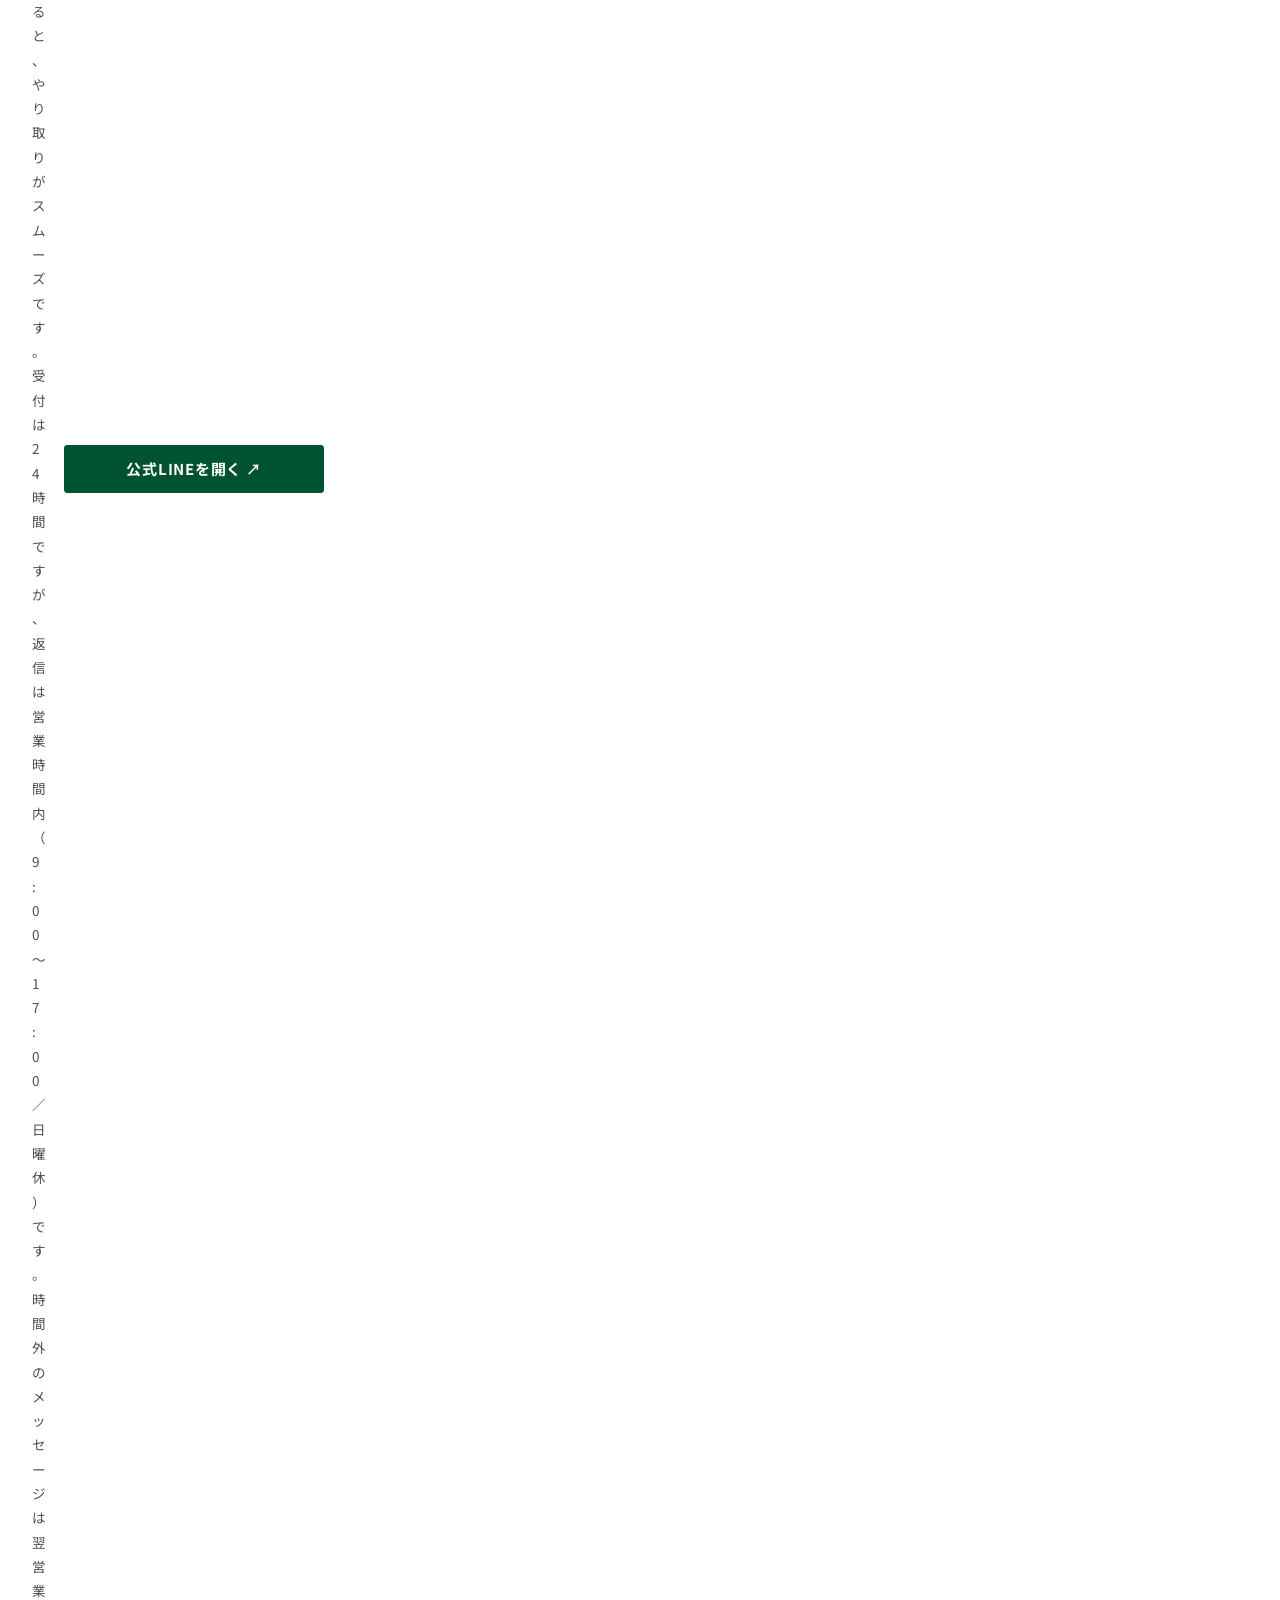
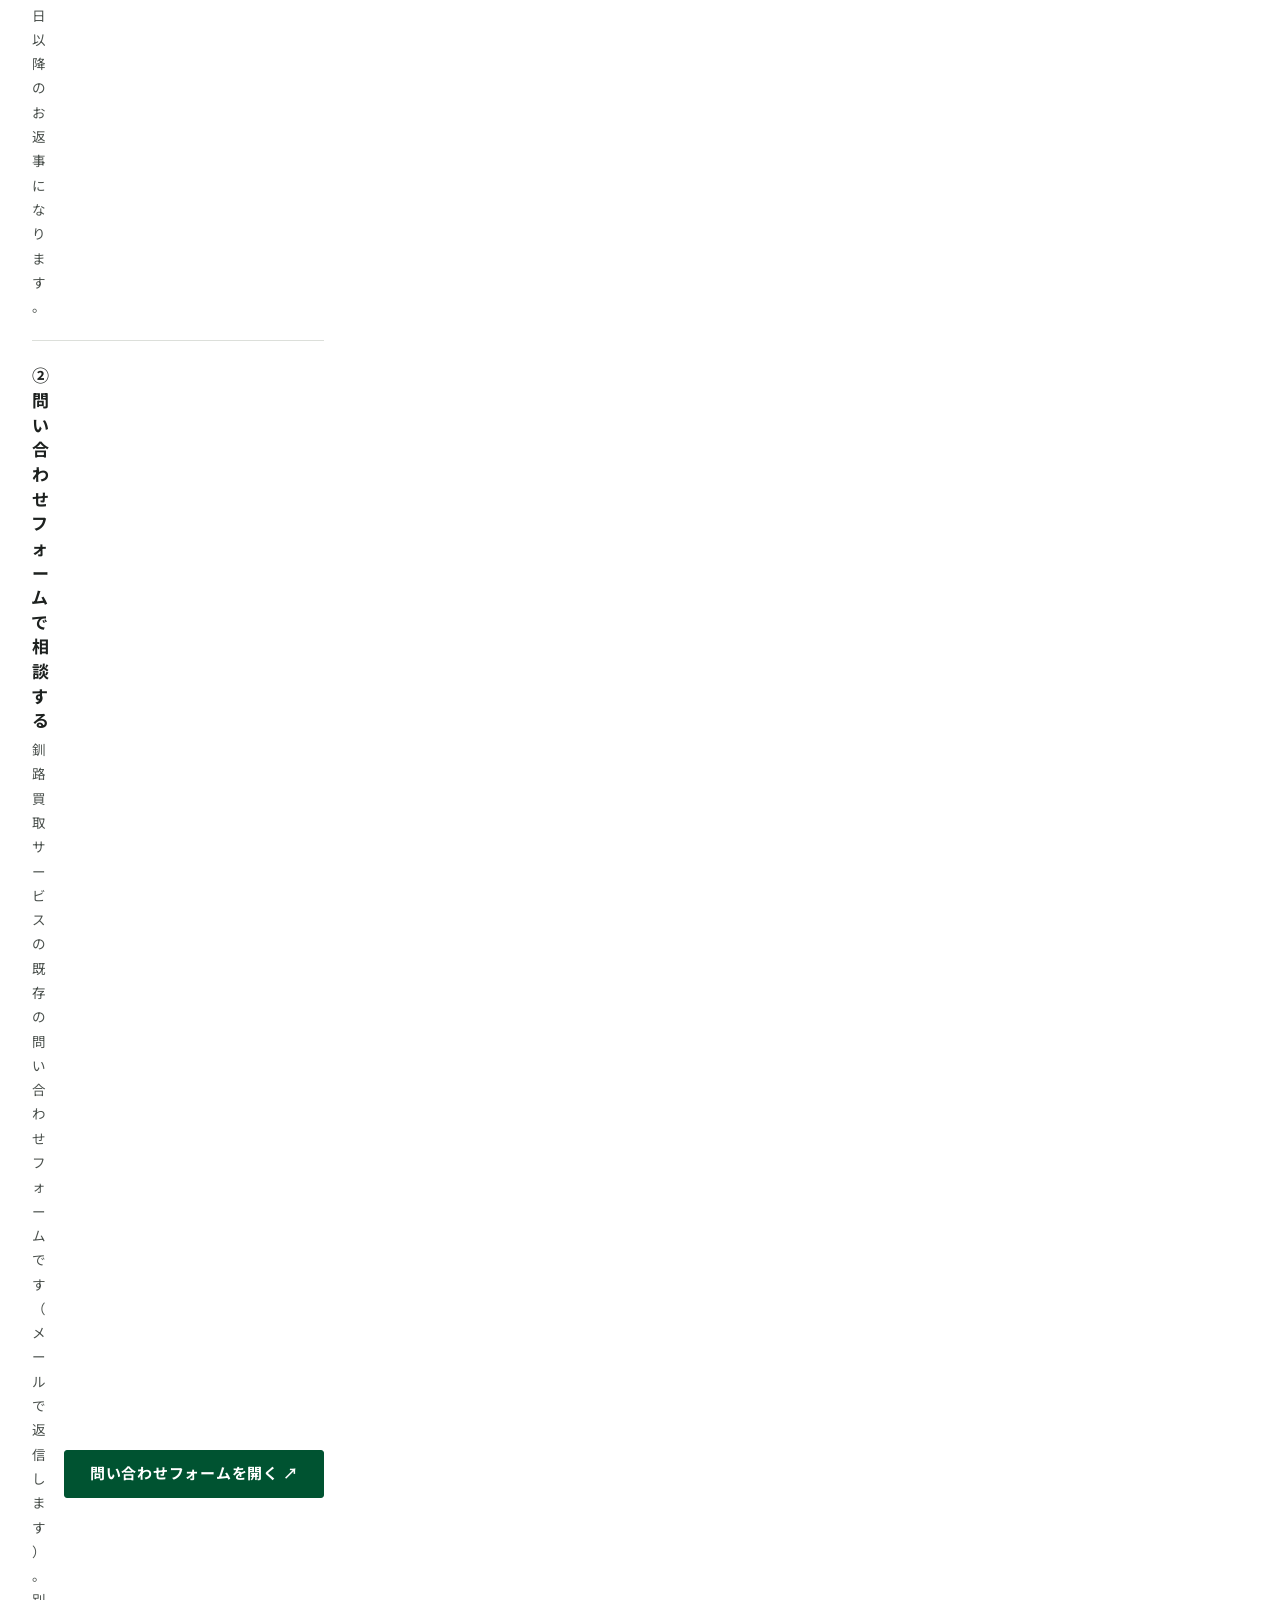
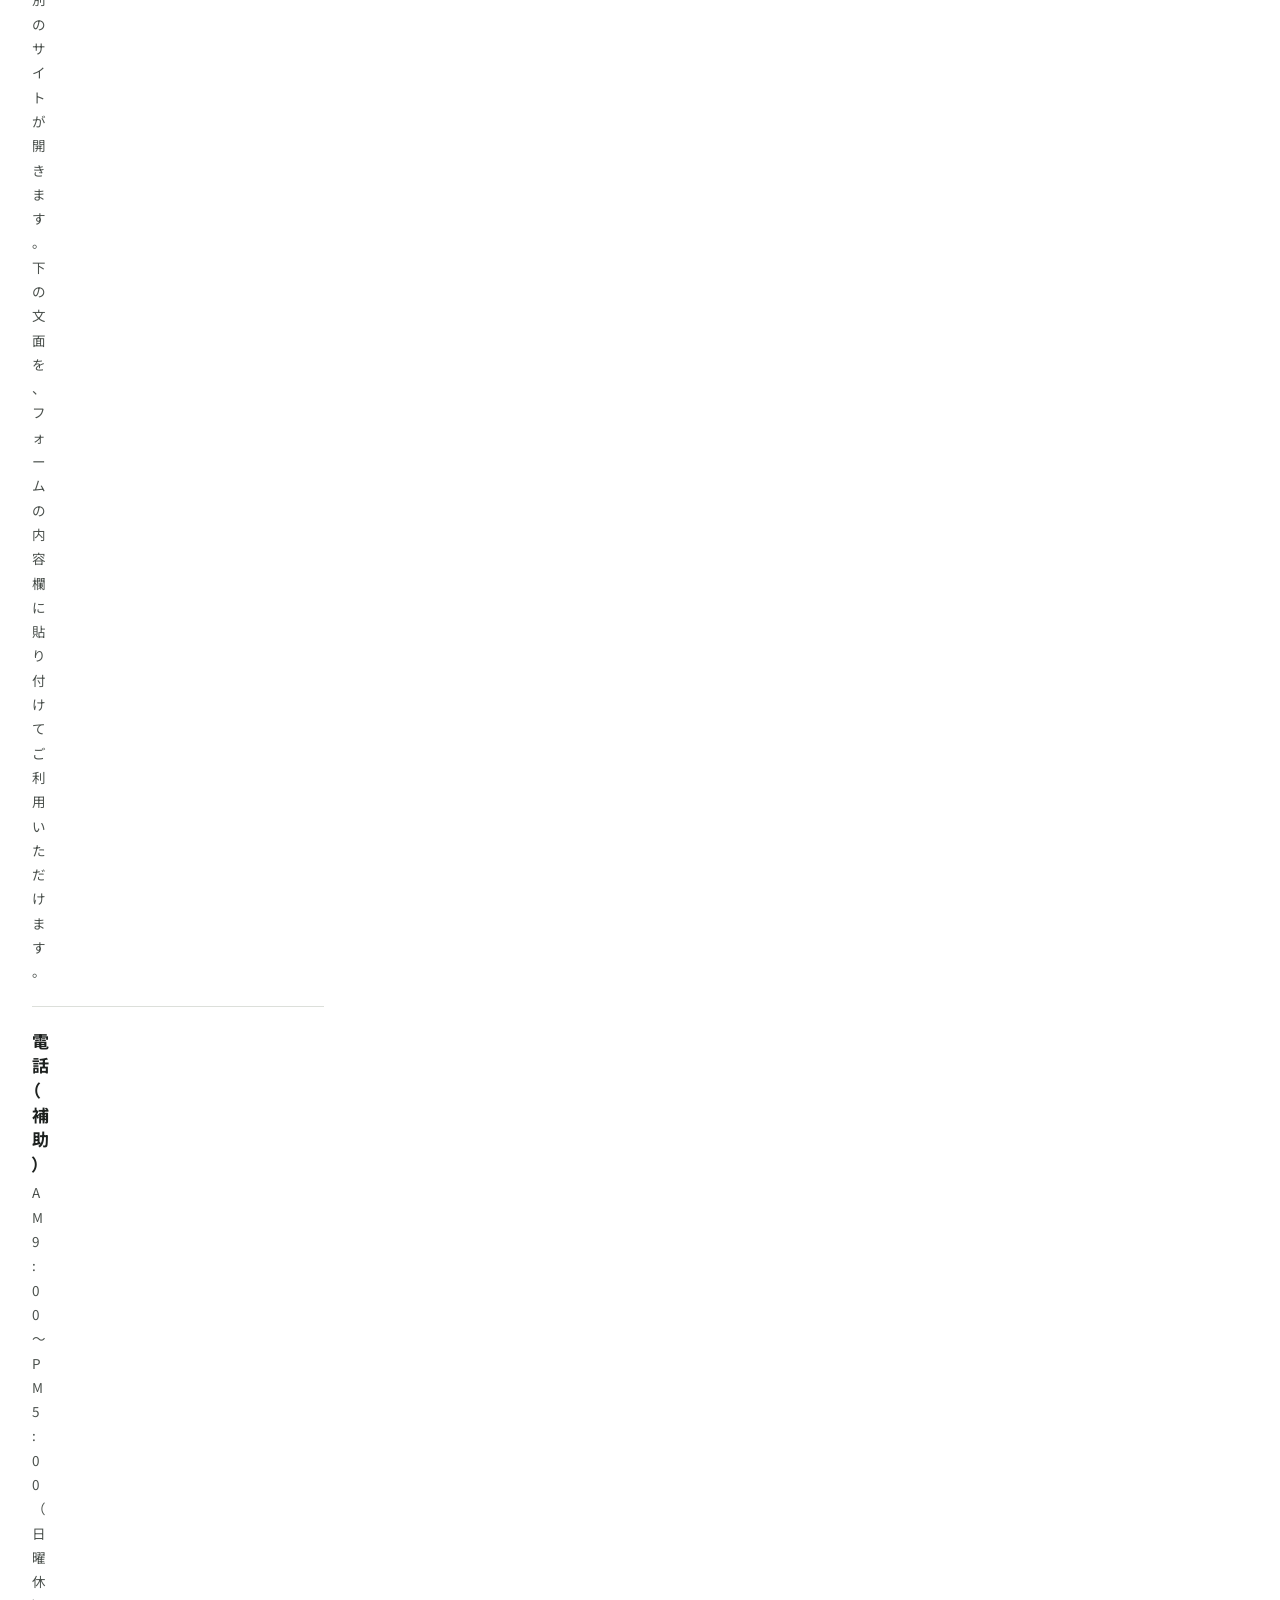
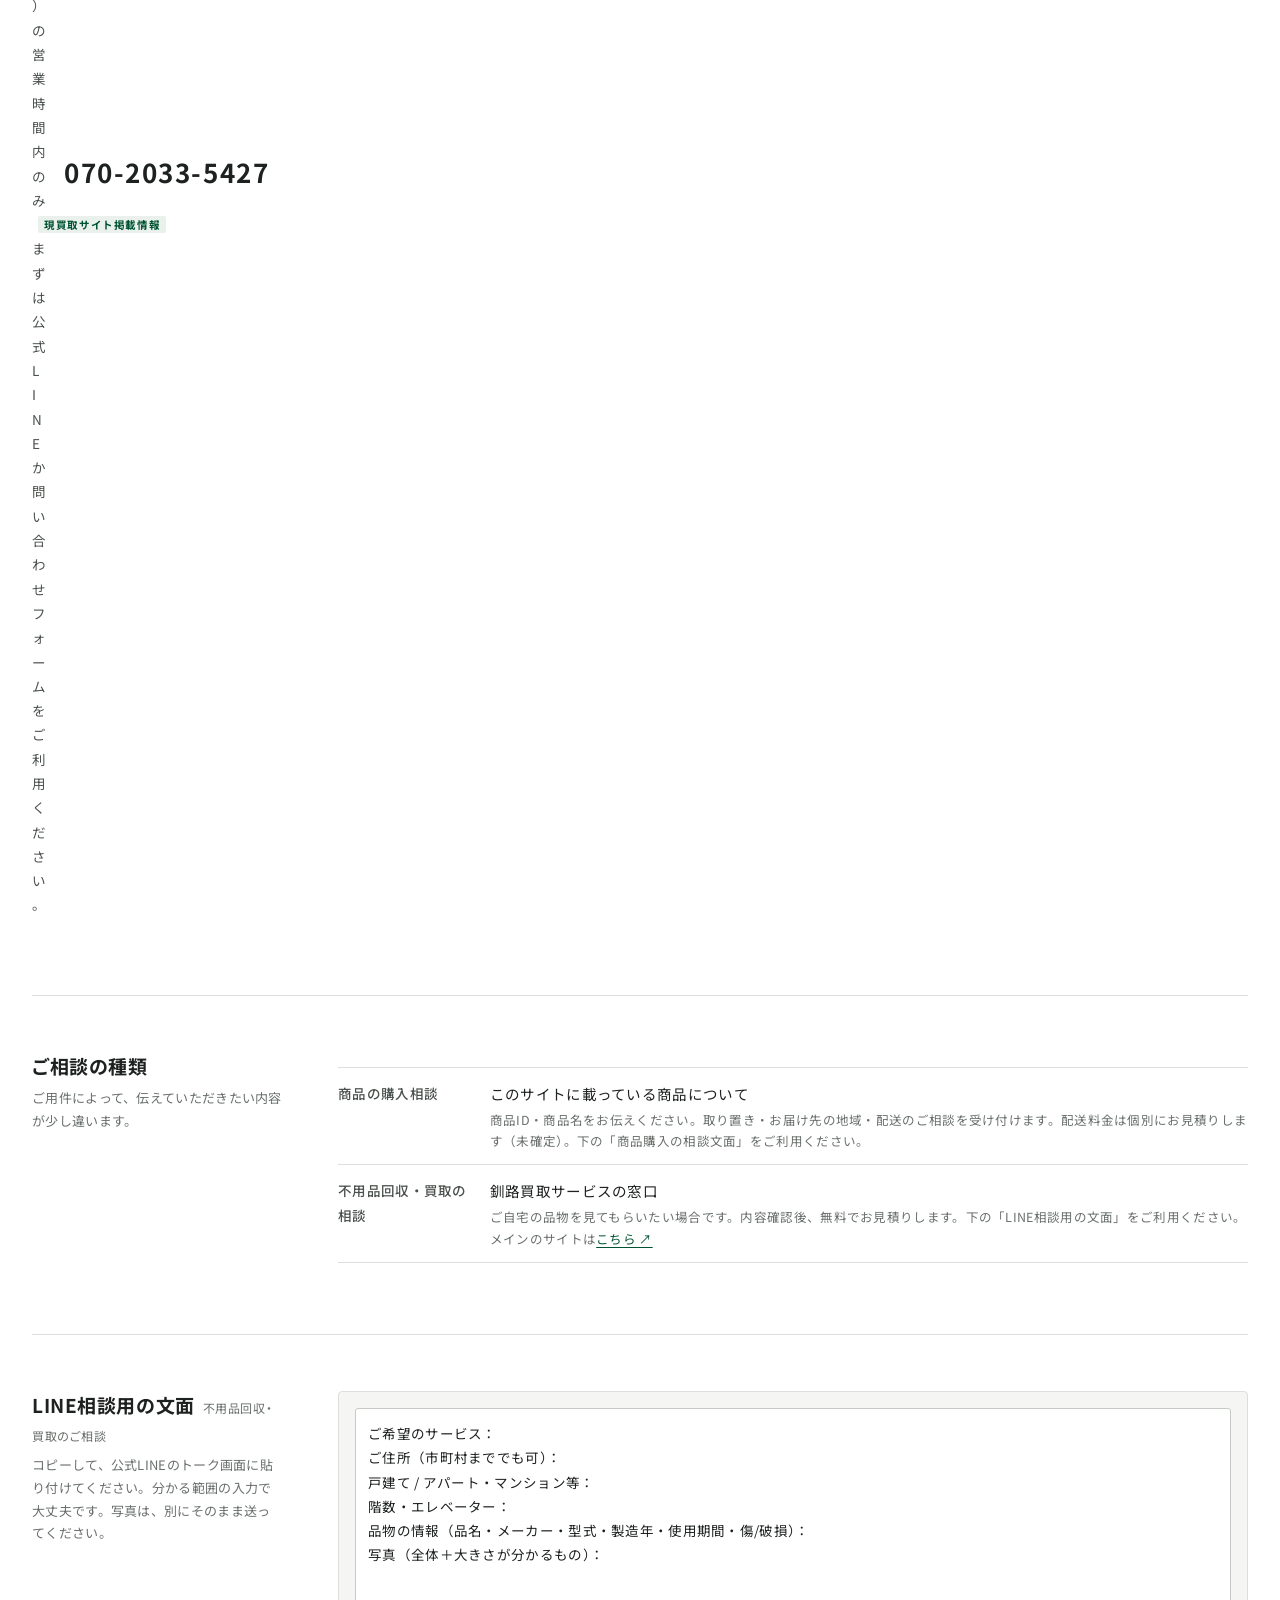
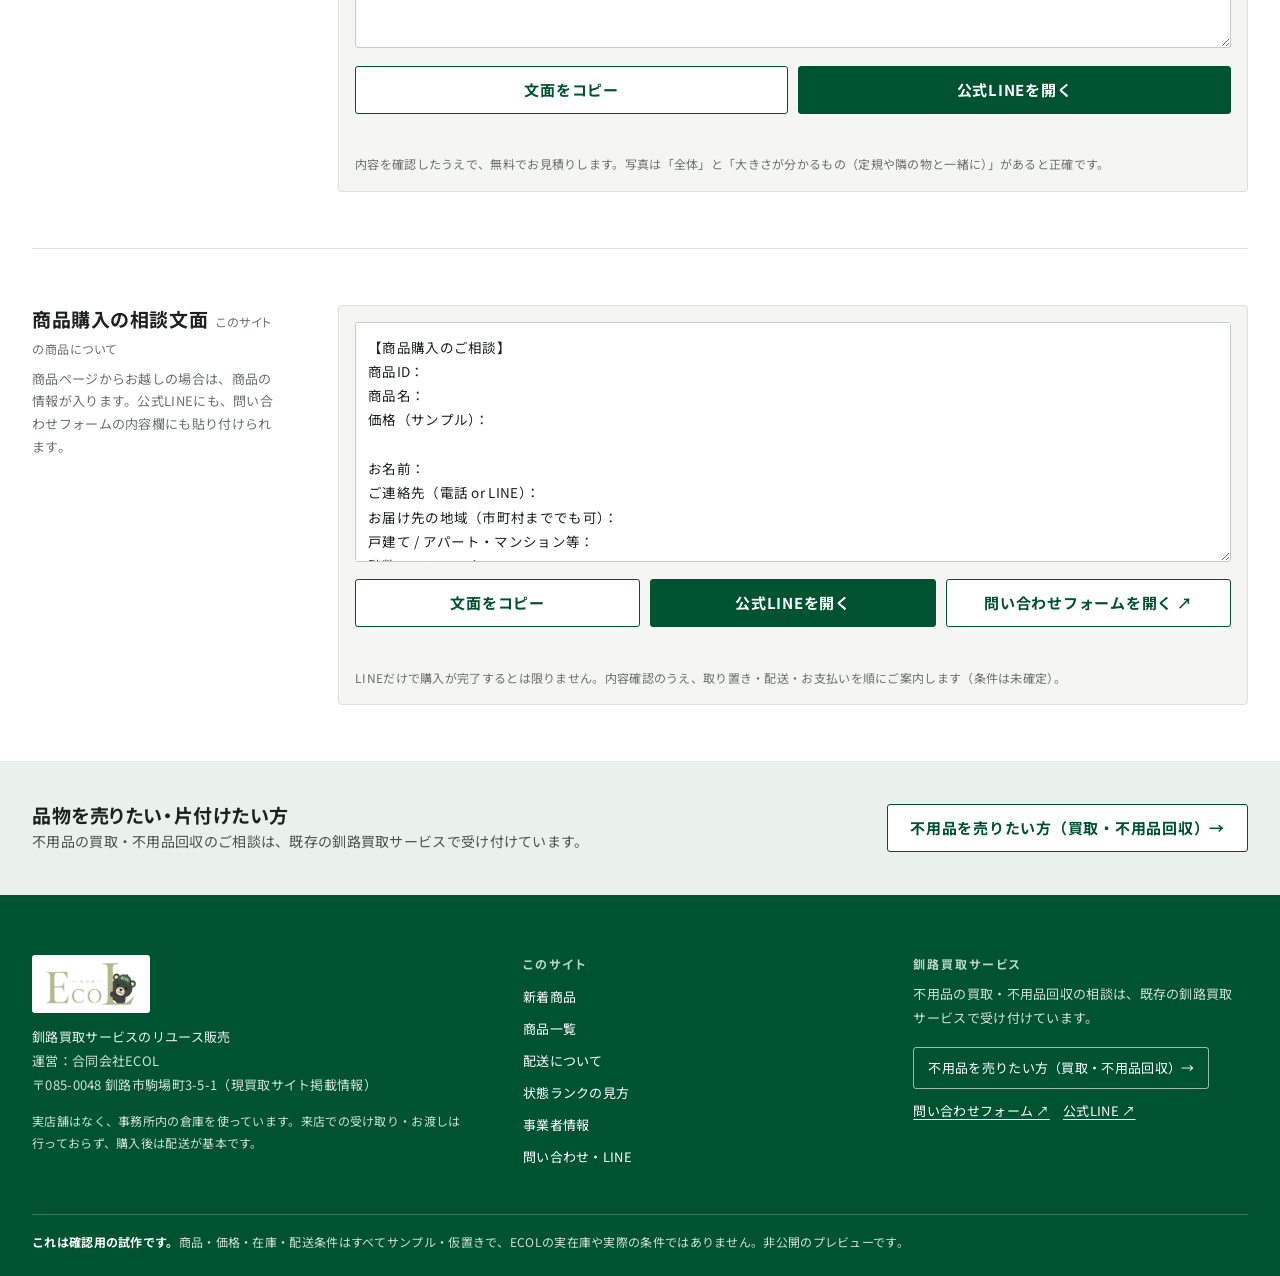
<file: contact/index.html>
<!doctype html>
<html lang="ja">
<head>
<meta charset="utf-8">
<meta name="viewport" content="width=device-width,initial-scale=1">
<meta name="robots" content="noindex,nofollow">
<title>問い合わせ・LINE ｜ ECOL 釧路買取サービスのリユース販売（試作）</title>
<link rel="icon" type="image/png" href="../img/brand/favicon-64.png">
<link rel="apple-touch-icon" href="../img/brand/apple-touch-icon.png">
<link rel="preconnect" href="https://fonts.googleapis.com"><link rel="preconnect" href="https://fonts.gstatic.com" crossorigin>
<link href="https://fonts.googleapis.com/css2?family=Noto+Sans+JP:wght@400;500;700&display=swap" rel="stylesheet">
<link rel="stylesheet" href="../assets/base.css">
</head>
<body data-nav="contact" data-bar="1">
<main id="main">
  <div class="wrap">
    <header class="page-h">
      <p class="crumbs"><a href="../b/index.html" data-top>リユース販売トップ</a><span>/</span>問い合わせ・LINE</p>
      <picture><source srcset="../img/brand/ecol-kuma.webp" type="image/webp"><img class="page-kuma" src="../img/brand/ecol-kuma.png" width="297" height="480" alt="ECOLのクマ"></picture>
      <p class="kicker">CONTACT</p>
      <h1>問い合わせ・LINE</h1>
      <p class="lead">ご相談は、公式LINEと問い合わせフォームのどちらからでも受け付けています。釧路買取サービスと共通の窓口です。</p>
    </header>

    <section class="sec">
      <div class="sec-h"><h2>ご相談の方法</h2><p>どちらも同じようにご利用いただけます。</p></div>
      <p class="accept-note"><b>LINE・お問い合わせフォームは365日24時間受付中</b>返信・対応は営業時間内（9:00〜17:00／日曜休）です。商品のご購入相談も、買取のご相談も、同じ窓口で受け付けています。</p>
      <div class="route">
        <div>
          <div><h3>① 公式LINEで相談する</h3>
            <p>写真つきで送れます。下の相談用の文面をコピーして貼り付けると、やり取りがスムーズです。<br>受付は24時間ですが、返信は営業時間内（9:00〜17:00／日曜休）です。時間外のメッセージは翌営業日以降のお返事になります。</p></div>
          <div><a class="btn btn-block" href="https://lin.ee/YkisLc0" target="_blank" rel="noopener">公式LINEを開く ↗</a></div>
        </div>
        <div>
          <div><h3>② 問い合わせフォームで相談する</h3>
            <p>釧路買取サービスの既存の問い合わせフォームです（メールで返信します）。別のサイトが開きます。<br>下の文面を、フォームの内容欄に貼り付けてご利用いただけます。</p></div>
          <div><a class="btn btn-block" href="https://kushiro.kaitoriok.com/#ask" target="_blank" rel="noopener">問い合わせフォームを開く ↗</a></div>
        </div>
        <div>
          <div><h3>電話（補助）</h3>
            <p>AM9:00〜PM5:00（日曜休）の営業時間内のみ<span class="tag tag-fact">現買取サイト掲載情報</span><br>まずは公式LINEか問い合わせフォームをご利用ください。</p></div>
          <div><a class="tel-big" href="tel:07020335427">070-2033-5427</a></div>
        </div>
      </div>
    </section>

    <section class="sec" id="kind">
      <div class="sec-h"><h2>ご相談の種類</h2><p>ご用件によって、伝えていただきたい内容が少し違います。</p></div>
      <dl class="kv">
        <div><dt>商品の購入相談</dt><dd>このサイトに載っている商品について<small>商品ID・商品名をお伝えください。取り置き・お届け先の地域・配送のご相談を受け付けます。配送料金は個別にお見積りします（未確定）。下の「商品購入の相談文面」をご利用ください。</small></dd></div>
        <div><dt>不用品回収・買取の相談</dt><dd>釧路買取サービスの窓口<small>ご自宅の品物を見てもらいたい場合です。内容確認後、無料でお見積りします。下の「LINE相談用の文面」をご利用ください。メインのサイトは<a href="https://shi-96.github.io/ecol-kaitori-site/" target="_blank" rel="noopener">こちら ↗</a></small></dd></div>
      </dl>
    </section>

    <section class="sec" id="line-template">
      <div class="sec-h"><h2>LINE相談用の文面<small style="font-size:12px;font-weight:400;margin-left:8px;color:var(--mute)">不用品回収・買取のご相談</small></h2><p>コピーして、公式LINEのトーク画面に貼り付けてください。分かる範囲の入力で大丈夫です。写真は、別にそのまま送ってください。</p></div>
      <div>
        <div class="reserve-box">
          <label class="sr" for="tpl-line">LINE相談用の文面</label>
          <textarea id="tpl-line" readonly style="min-height:240px">ご希望のサービス：
ご住所（市町村まででも可）：
戸建て / アパート・マンション等：
階数・エレベーター：
品物の情報（品名・メーカー・型式・製造年・使用期間・傷/破損）：
写真（全体＋大きさが分かるもの）：</textarea>
          <div class="row"><button type="button" class="btn btn-outline" data-copy="tpl-line" data-msg="msg-line">文面をコピー</button>
            <a class="btn" href="https://lin.ee/YkisLc0" target="_blank" rel="noopener">公式LINEを開く</a></div>
          <p class="copied" id="msg-line" role="status"></p>
          <p class="cta-note" style="margin:0">内容を確認したうえで、無料でお見積りします。写真は「全体」と「大きさが分かるもの（定規や隣の物と一緒に）」があると正確です。</p>
        </div>
      </div>
    </section>

    <section class="sec" id="buy-template">
      <div class="sec-h"><h2>商品購入の相談文面<small style="font-size:12px;font-weight:400;margin-left:8px;color:var(--mute)">このサイトの商品について</small></h2><p>商品ページからお越しの場合は、商品の情報が入ります。公式LINEにも、問い合わせフォームの内容欄にも貼り付けられます。</p></div>
      <div>
        <div class="reserve-box">
          <label class="sr" for="tpl-buy">商品購入の相談文面</label>
          <textarea id="tpl-buy" readonly style="min-height:240px"></textarea>
          <div class="row"><button type="button" class="btn btn-outline" data-copy="tpl-buy" data-msg="msg-buy">文面をコピー</button>
            <a class="btn" href="https://lin.ee/YkisLc0" target="_blank" rel="noopener">公式LINEを開く</a>
            <a class="btn btn-outline" href="https://kushiro.kaitoriok.com/#ask" target="_blank" rel="noopener">問い合わせフォームを開く ↗</a></div>
          <p class="copied" id="msg-buy" role="status"></p>
          <p class="cta-note" style="margin:0">LINEだけで購入が完了するとは限りません。内容確認のうえ、取り置き・配送・お支払いを順にご案内します（条件は未確定）。</p>
        </div>
      </div>
    </section>
  </div>

  <div class="buy-band"><div class="wrap">
    <div><h2>品物を売りたい・片付けたい方</h2><p>不用品の買取・不用品回収のご相談は、既存の釧路買取サービスで受け付けています。</p></div>
    <a class="btn btn-outline" href="https://shi-96.github.io/ecol-kaitori-site/">不用品を売りたい方（買取・不用品回収）→</a>
  </div></div>
</main>
<script src="../assets/data.js"></script>
<script src="../assets/layout.js"></script>
<script>
(function () {
  var buy = document.getElementById('tpl-buy');
  function fill(id, title, price) {
    buy.value = '【商品購入のご相談】\n商品ID：' + id + '\n商品名：' + title + '\n価格（サンプル）：' + price + '\n\n' +
      'お名前：\nご連絡先（電話 or LINE）：\nお届け先の地域（市町村まででも可）：\n戸建て / アパート・マンション等：\n階数・エレベーター：\nその他（搬入経路・ご希望など）：';
  }
  fill('', '', '');
  var id = new URLSearchParams(location.search).get('id');
  if (id) ECOL.load().then(function (d) {
    var p = d.products.filter(function (x) { return x.id === id; })[0];
    if (p) fill(p.id, p.title, ECOL.yen(p.price) + '（税込・仮）');
  });
  document.querySelectorAll('[data-copy]').forEach(function (b) {
    b.addEventListener('click', function () {
      var ta = document.getElementById(b.getAttribute('data-copy')), msg = document.getElementById(b.getAttribute('data-msg'));
      var done = function () { msg.textContent = 'コピーしました。公式LINEのトーク画面（または問い合わせフォームの内容欄）に貼り付けてください。'; };
      if (navigator.clipboard && window.isSecureContext) navigator.clipboard.writeText(ta.value).then(done, function () { ta.select(); document.execCommand('copy'); done(); });
      else { ta.select(); try { document.execCommand('copy'); done(); } catch (e) { msg.textContent = '文面を選択してコピーしてください。'; } }
    });
  });
})();
</script>
</body>
</html>
</file>
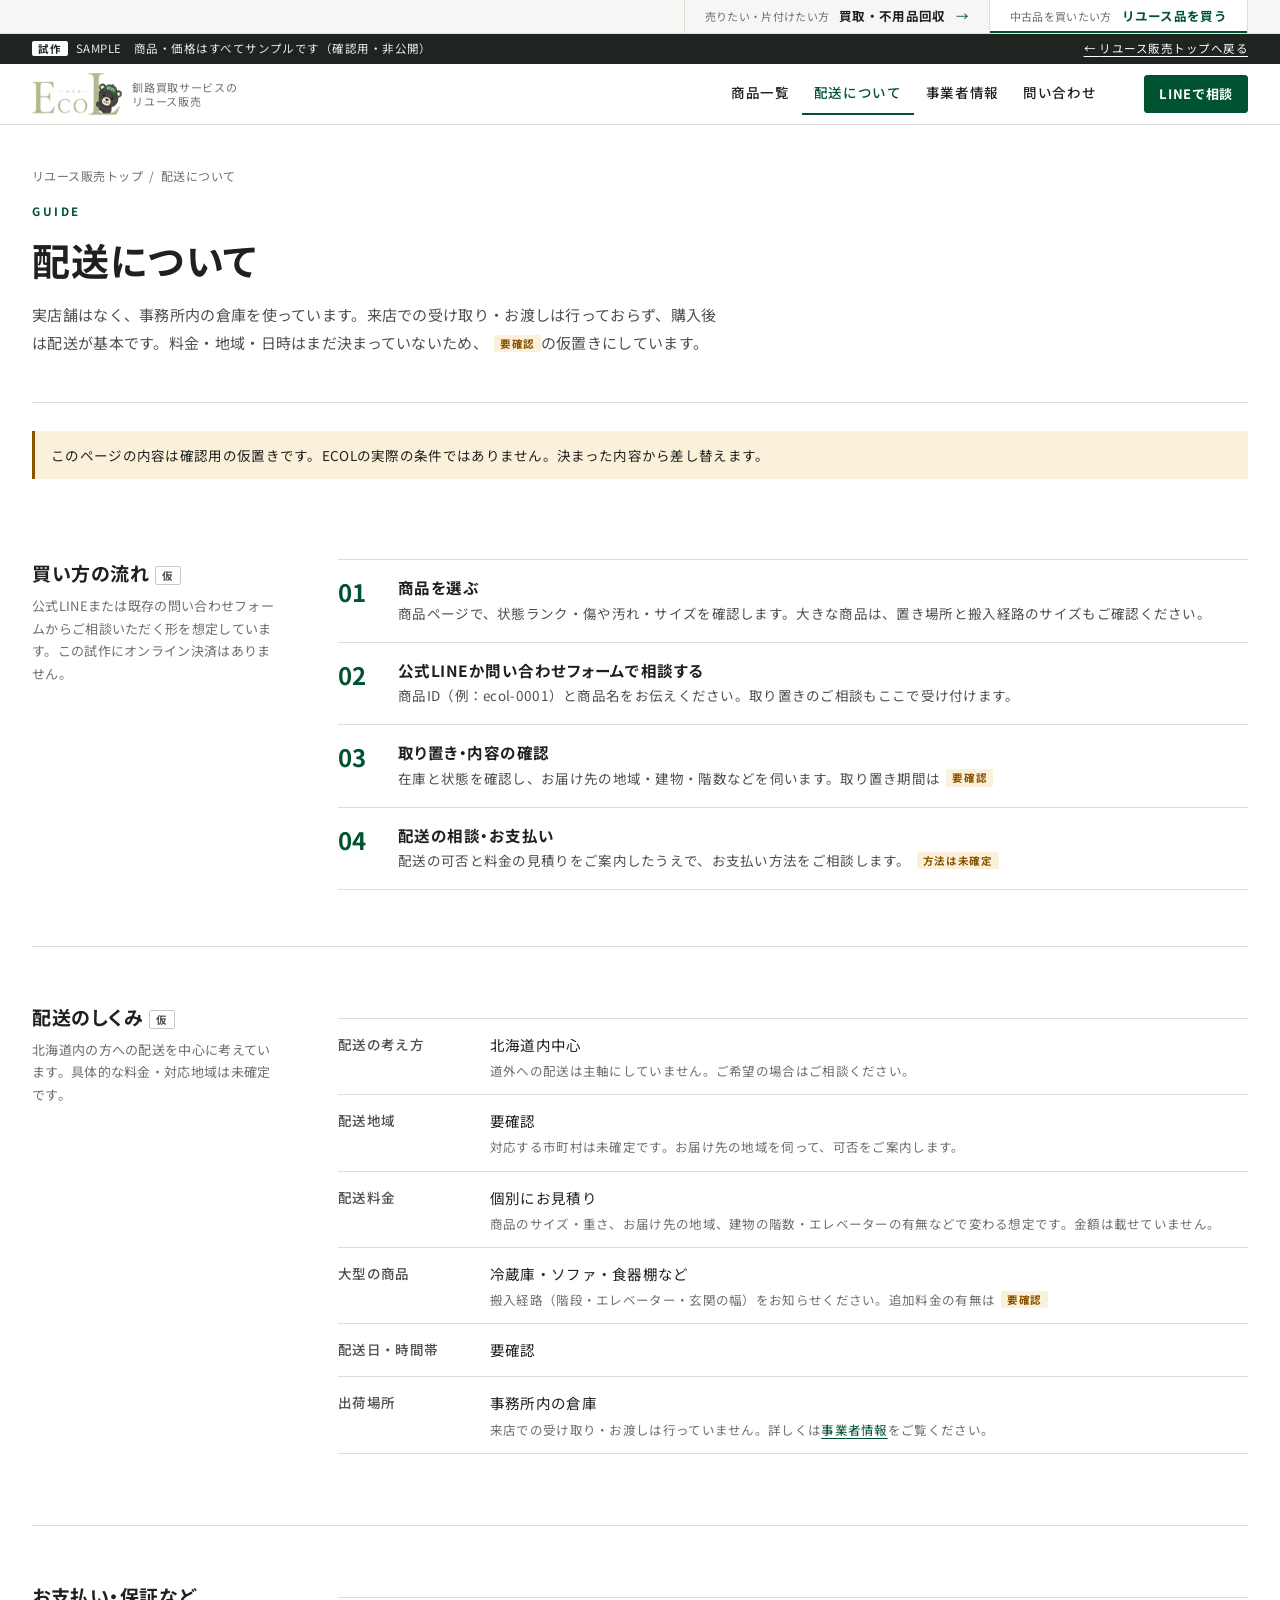
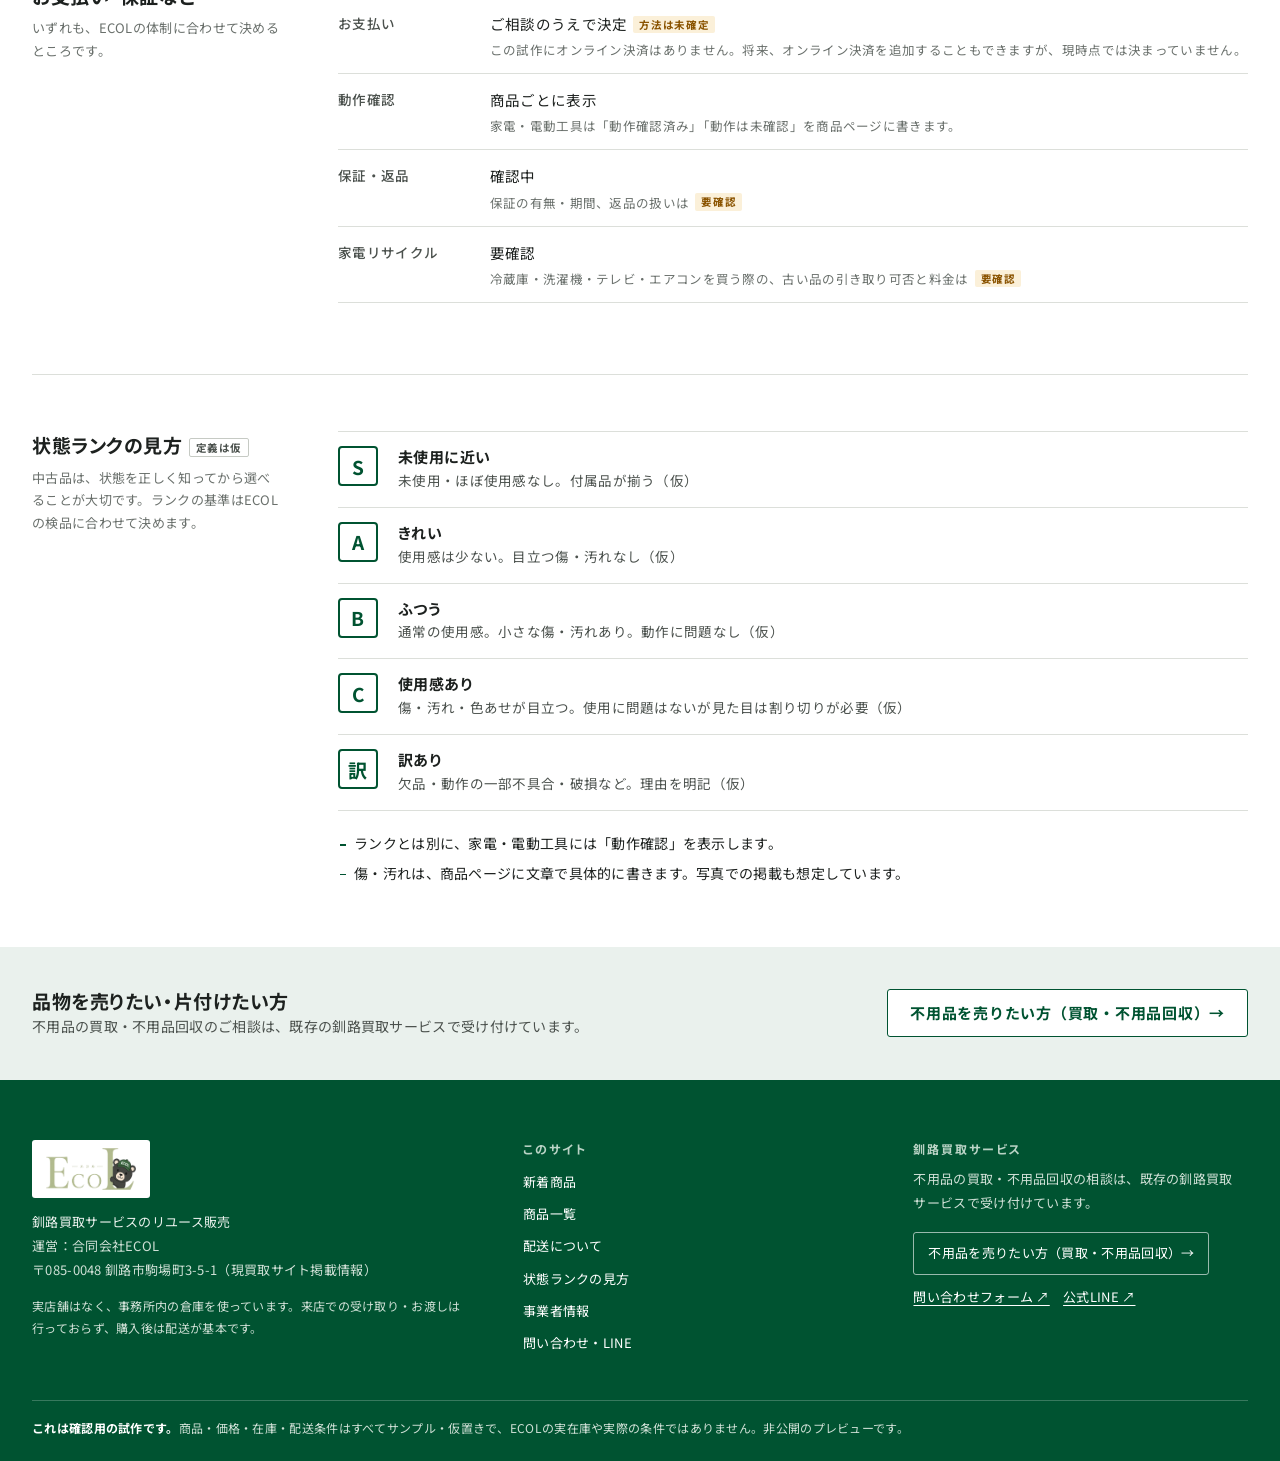
<file: guide/index.html>
<!doctype html>
<html lang="ja">
<head>
<meta charset="utf-8">
<meta name="viewport" content="width=device-width,initial-scale=1">
<meta name="robots" content="noindex,nofollow">
<title>配送について ｜ ECOL 釧路買取サービスのリユース販売（試作）</title>
<link rel="icon" type="image/png" href="../img/brand/favicon-64.png">
<link rel="apple-touch-icon" href="../img/brand/apple-touch-icon.png">
<link rel="preconnect" href="https://fonts.googleapis.com"><link rel="preconnect" href="https://fonts.gstatic.com" crossorigin>
<link href="https://fonts.googleapis.com/css2?family=Noto+Sans+JP:wght@400;500;700&display=swap" rel="stylesheet">
<link rel="stylesheet" href="../assets/base.css">
</head>
<body data-nav="guide" data-bar="1">
<main id="main">
  <div class="wrap">
    <header class="page-h">
      <p class="crumbs"><a href="../b/index.html" data-top>リユース販売トップ</a><span>/</span>配送について</p>
      <p class="kicker">GUIDE</p>
      <h1>配送について</h1>
      <p class="lead">実店舗はなく、事務所内の倉庫を使っています。来店での受け取り・お渡しは行っておらず、購入後は配送が基本です。料金・地域・日時はまだ決まっていないため、<span class="tag tag-tbd">要確認</span>の仮置きにしています。</p>
    </header>
    <p class="notice warn" style="margin-top:28px">このページの内容は確認用の仮置きです。ECOLの実際の条件ではありません。決まった内容から差し替えます。</p>

    <section class="sec" id="flow">
      <div class="sec-h"><h2>買い方の流れ<span class="tag tag-prov">仮</span></h2><p>公式LINEまたは既存の問い合わせフォームからご相談いただく形を想定しています。この試作にオンライン決済はありません。</p></div>
      <ol class="steps">
        <li><div><h3>商品を選ぶ</h3><p>商品ページで、状態ランク・傷や汚れ・サイズを確認します。大きな商品は、置き場所と搬入経路のサイズもご確認ください。</p></div></li>
        <li><div><h3>公式LINEか問い合わせフォームで相談する</h3><p>商品ID（例：ecol-0001）と商品名をお伝えください。取り置きのご相談もここで受け付けます。</p></div></li>
        <li><div><h3>取り置き・内容の確認</h3><p>在庫と状態を確認し、お届け先の地域・建物・階数などを伺います。取り置き期間は<span class="tag tag-tbd">要確認</span></p></div></li>
        <li><div><h3>配送の相談・お支払い</h3><p>配送の可否と料金の見積りをご案内したうえで、お支払い方法をご相談します。<span class="tag tag-tbd">方法は未確定</span></p></div></li>
      </ol>
    </section>

    <section class="sec" id="delivery">
      <div class="sec-h"><h2>配送のしくみ<span class="tag tag-prov">仮</span></h2><p>北海道内の方への配送を中心に考えています。具体的な料金・対応地域は未確定です。</p></div>
      <dl class="kv">
        <div><dt>配送の考え方</dt><dd>北海道内中心<small>道外への配送は主軸にしていません。ご希望の場合はご相談ください。</small></dd></div>
        <div><dt>配送地域</dt><dd>要確認<small>対応する市町村は未確定です。お届け先の地域を伺って、可否をご案内します。</small></dd></div>
        <div><dt>配送料金</dt><dd>個別にお見積り<small>商品のサイズ・重さ、お届け先の地域、建物の階数・エレベーターの有無などで変わる想定です。金額は載せていません。</small></dd></div>
        <div><dt>大型の商品</dt><dd>冷蔵庫・ソファ・食器棚など<small>搬入経路（階段・エレベーター・玄関の幅）をお知らせください。追加料金の有無は<span class="tag tag-tbd">要確認</span></small></dd></div>
        <div><dt>配送日・時間帯</dt><dd>要確認</dd></div>
        <div><dt>出荷場所</dt><dd>事務所内の倉庫<small>来店での受け取り・お渡しは行っていません。詳しくは<a href="../store/index.html">事業者情報</a>をご覧ください。</small></dd></div>
      </dl>
    </section>

    <section class="sec" id="others">
      <div class="sec-h"><h2>お支払い・保証など</h2><p>いずれも、ECOLの体制に合わせて決めるところです。</p></div>
      <dl class="kv">
        <div><dt>お支払い</dt><dd>ご相談のうえで決定<span class="tag tag-tbd">方法は未確定</span><small>この試作にオンライン決済はありません。将来、オンライン決済を追加することもできますが、現時点では決まっていません。</small></dd></div>
        <div><dt>動作確認</dt><dd>商品ごとに表示<small>家電・電動工具は「動作確認済み」「動作は未確認」を商品ページに書きます。</small></dd></div>
        <div><dt>保証・返品</dt><dd>確認中<small>保証の有無・期間、返品の扱いは<span class="tag tag-tbd">要確認</span></small></dd></div>
        <div><dt>家電リサイクル</dt><dd>要確認<small>冷蔵庫・洗濯機・テレビ・エアコンを買う際の、古い品の引き取り可否と料金は<span class="tag tag-tbd">要確認</span></small></dd></div>
      </dl>
    </section>

    <section class="sec" id="rank">
      <div class="sec-h"><h2>状態ランクの見方<span class="tag tag-prov">定義は仮</span></h2><p>中古品は、状態を正しく知ってから選べることが大切です。ランクの基準はECOLの検品に合わせて決めます。</p></div>
      <div>
        <div class="rank-list" id="ranks"><p style="color:#6a706c">読み込み中…</p></div>
        <ul class="plain" style="margin-top:20px">
          <li>ランクとは別に、家電・電動工具には「動作確認」を表示します。</li>
          <li>傷・汚れは、商品ページに文章で具体的に書きます。写真での掲載も想定しています。</li>
        </ul>
      </div>
    </section>
  </div>

  <div class="buy-band"><div class="wrap">
    <div><h2>品物を売りたい・片付けたい方</h2><p>不用品の買取・不用品回収のご相談は、既存の釧路買取サービスで受け付けています。</p></div>
    <a class="btn btn-outline" href="https://shi-96.github.io/ecol-kaitori-site/">不用品を売りたい方（買取・不用品回収）→</a>
  </div></div>
</main>
<script src="../assets/data.js"></script>
<script src="../assets/layout.js"></script>
<script>
ECOL.load().then(function (d) {
  document.getElementById('ranks').innerHTML = d.condition_ranks.items.map(function (r) {
    return '<div><div class="rank-big">' + ECOL.rankMark(r.id) + '</div><div><h3>' + ECOL.esc(r.label) + '</h3><p>' + ECOL.esc(r.desc) + '</p></div></div>';
  }).join('');
}).catch(function (e) { ECOL.loadError('#ranks', e); });
</script>
</body>
</html>
</file>
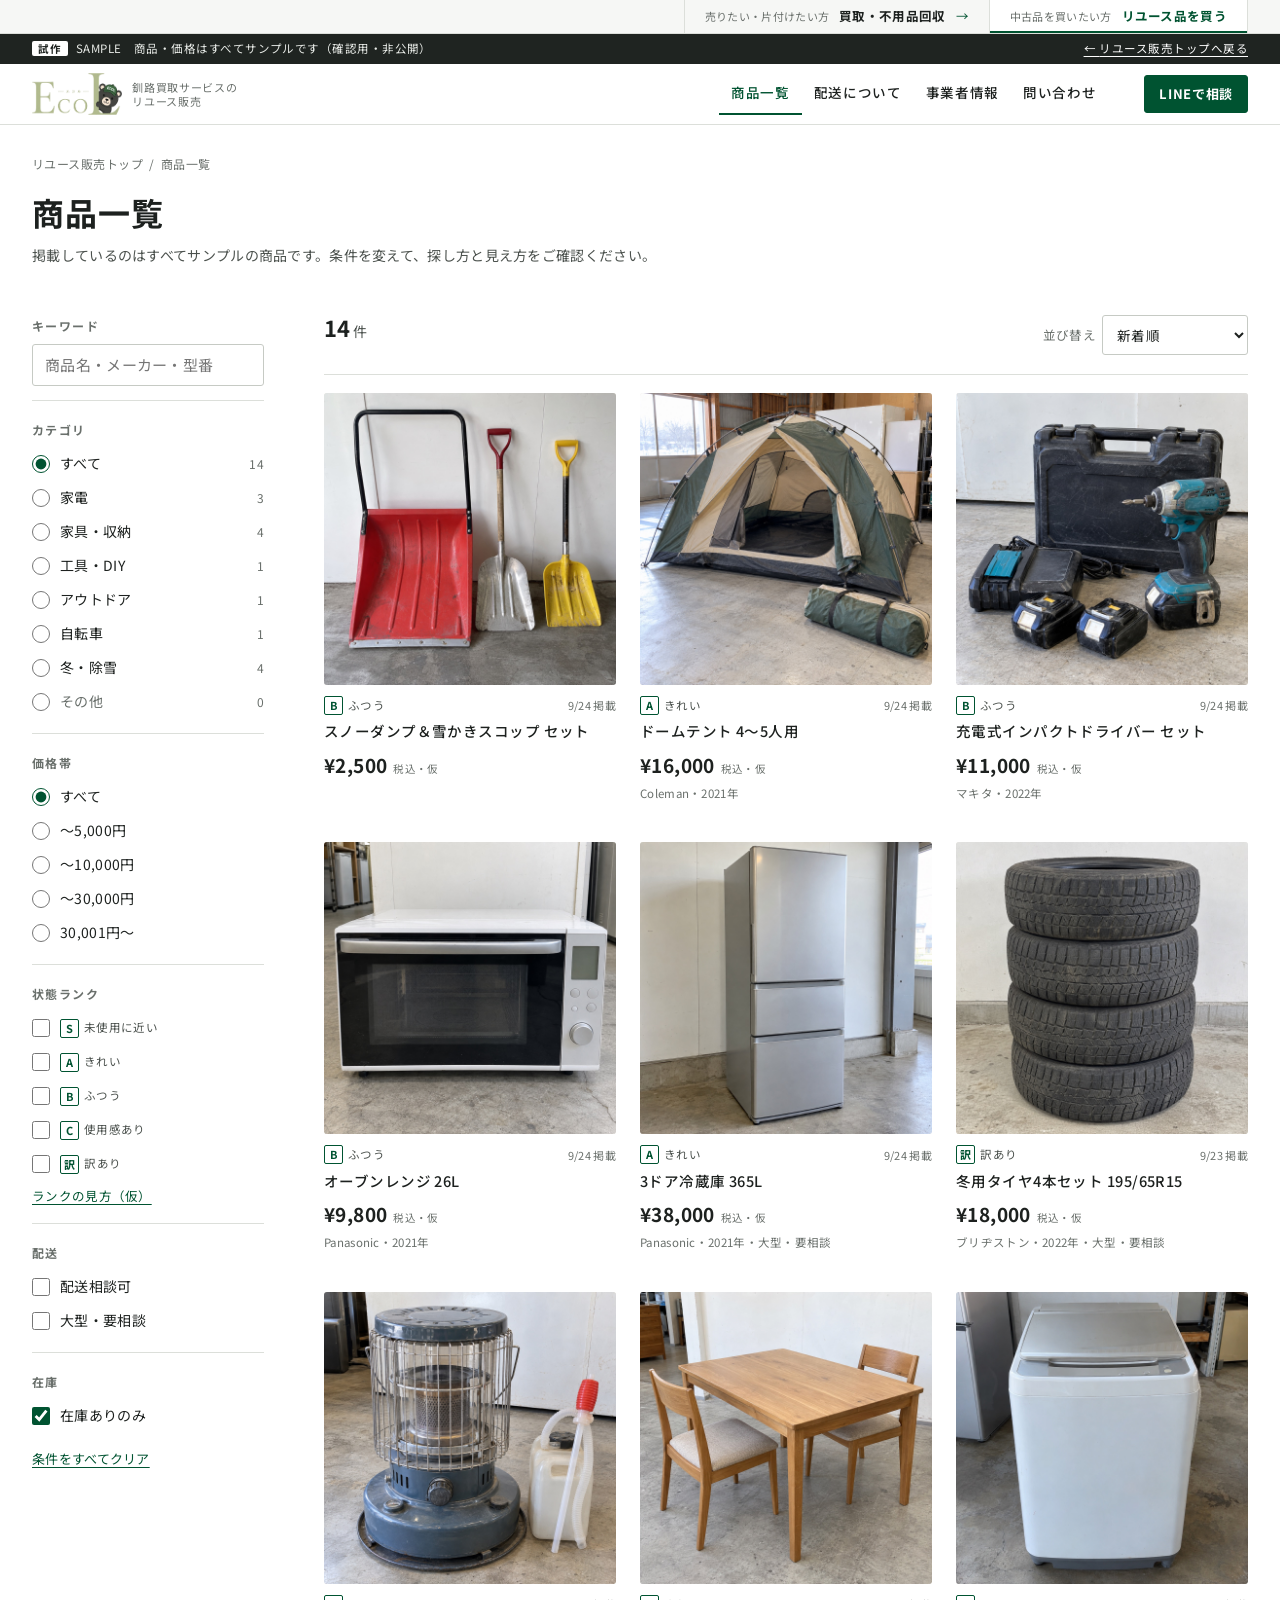
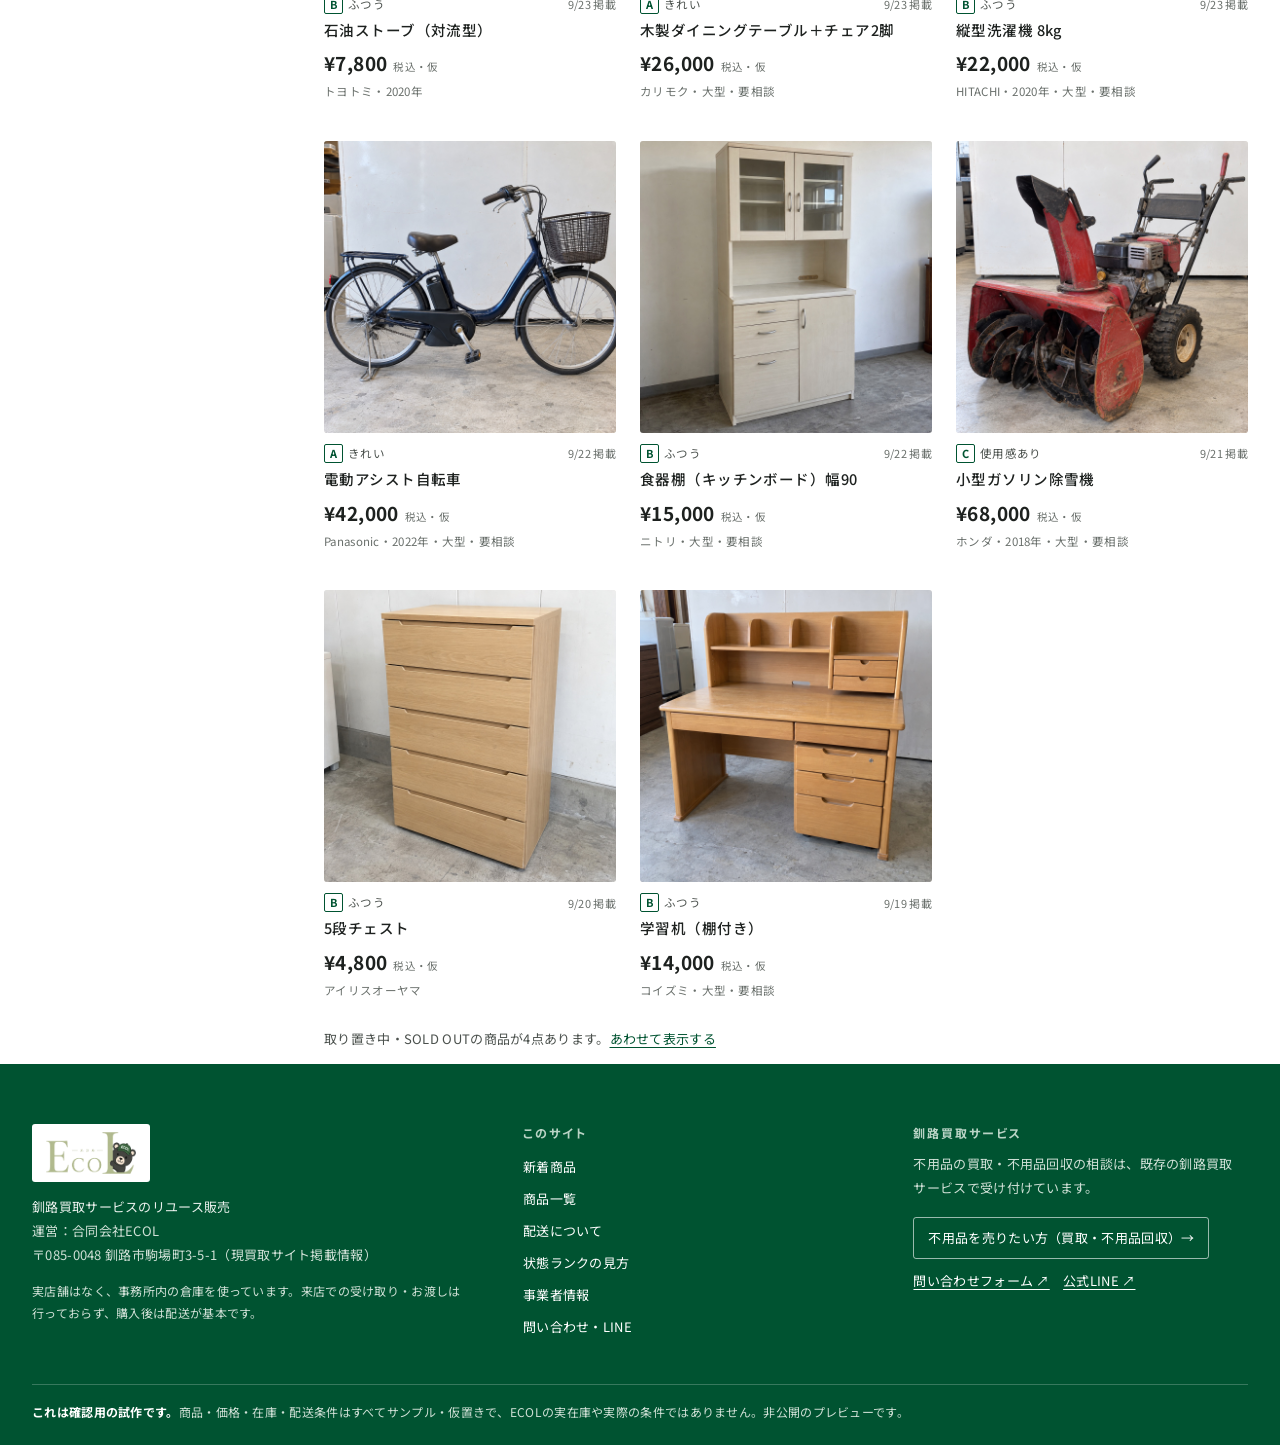
<file: products/index.html>
<!doctype html>
<html lang="ja">
<head>
<meta charset="utf-8">
<meta name="viewport" content="width=device-width,initial-scale=1">
<meta name="robots" content="noindex,nofollow">
<title>商品一覧 ｜ ECOL 釧路買取サービスのリユース販売（試作）</title>
<link rel="icon" type="image/png" href="../img/brand/favicon-64.png">
<link rel="apple-touch-icon" href="../img/brand/apple-touch-icon.png">
<link rel="preconnect" href="https://fonts.googleapis.com"><link rel="preconnect" href="https://fonts.gstatic.com" crossorigin>
<link href="https://fonts.googleapis.com/css2?family=Noto+Sans+JP:wght@400;500;700&display=swap" rel="stylesheet">
<link rel="stylesheet" href="../assets/base.css">
</head>
<body data-nav="products" data-bar="1">
<main id="main">
  <div class="wrap">
    <div class="page-top">
      <p class="crumbs"><a href="../b/index.html" data-top>リユース販売トップ</a><span>/</span>商品一覧</p>
      <h1 class="h-page">商品一覧</h1>
      <p class="lead">掲載しているのはすべてサンプルの商品です。条件を変えて、探し方と見え方をご確認ください。</p>
    </div>
    <div class="tabs" id="tabs" role="group" aria-label="カテゴリ"></div>
    <div class="lay">
      <aside class="filters" id="filters" aria-label="絞り込み"></aside>
      <section aria-label="商品">
        <div class="ltool">
          <p class="count" aria-live="polite"><b id="num">–</b>件</p>
          <div class="sort"><label for="sort">並び替え</label>
            <select id="sort"><option value="new">新着順</option><option value="price_asc">価格の安い順</option><option value="price_desc">価格の高い順</option></select></div>
          <button type="button" class="fbtn" id="fbtn" aria-controls="filters">絞り込む<em id="fcount"></em></button>
        </div>
        <div class="chips" id="chips"></div>
        <div class="pgrid" id="grid"><p style="grid-column:1/-1;color:#6a706c">読み込み中…</p></div>
        <div class="empty" id="empty" hidden><p>条件に合う商品がありません。</p><button type="button" class="btn btn-outline" id="emptyReset">条件をクリアする</button></div>
        <p class="more-note" id="hidden"></p>
      </section>
    </div>
  </div>
</main>
<div class="scrim" id="scrim"></div>
<script src="../assets/data.js"></script>
<script src="../assets/layout.js"></script>
<script src="../assets/list.js"></script>
</body>
</html>
</file>
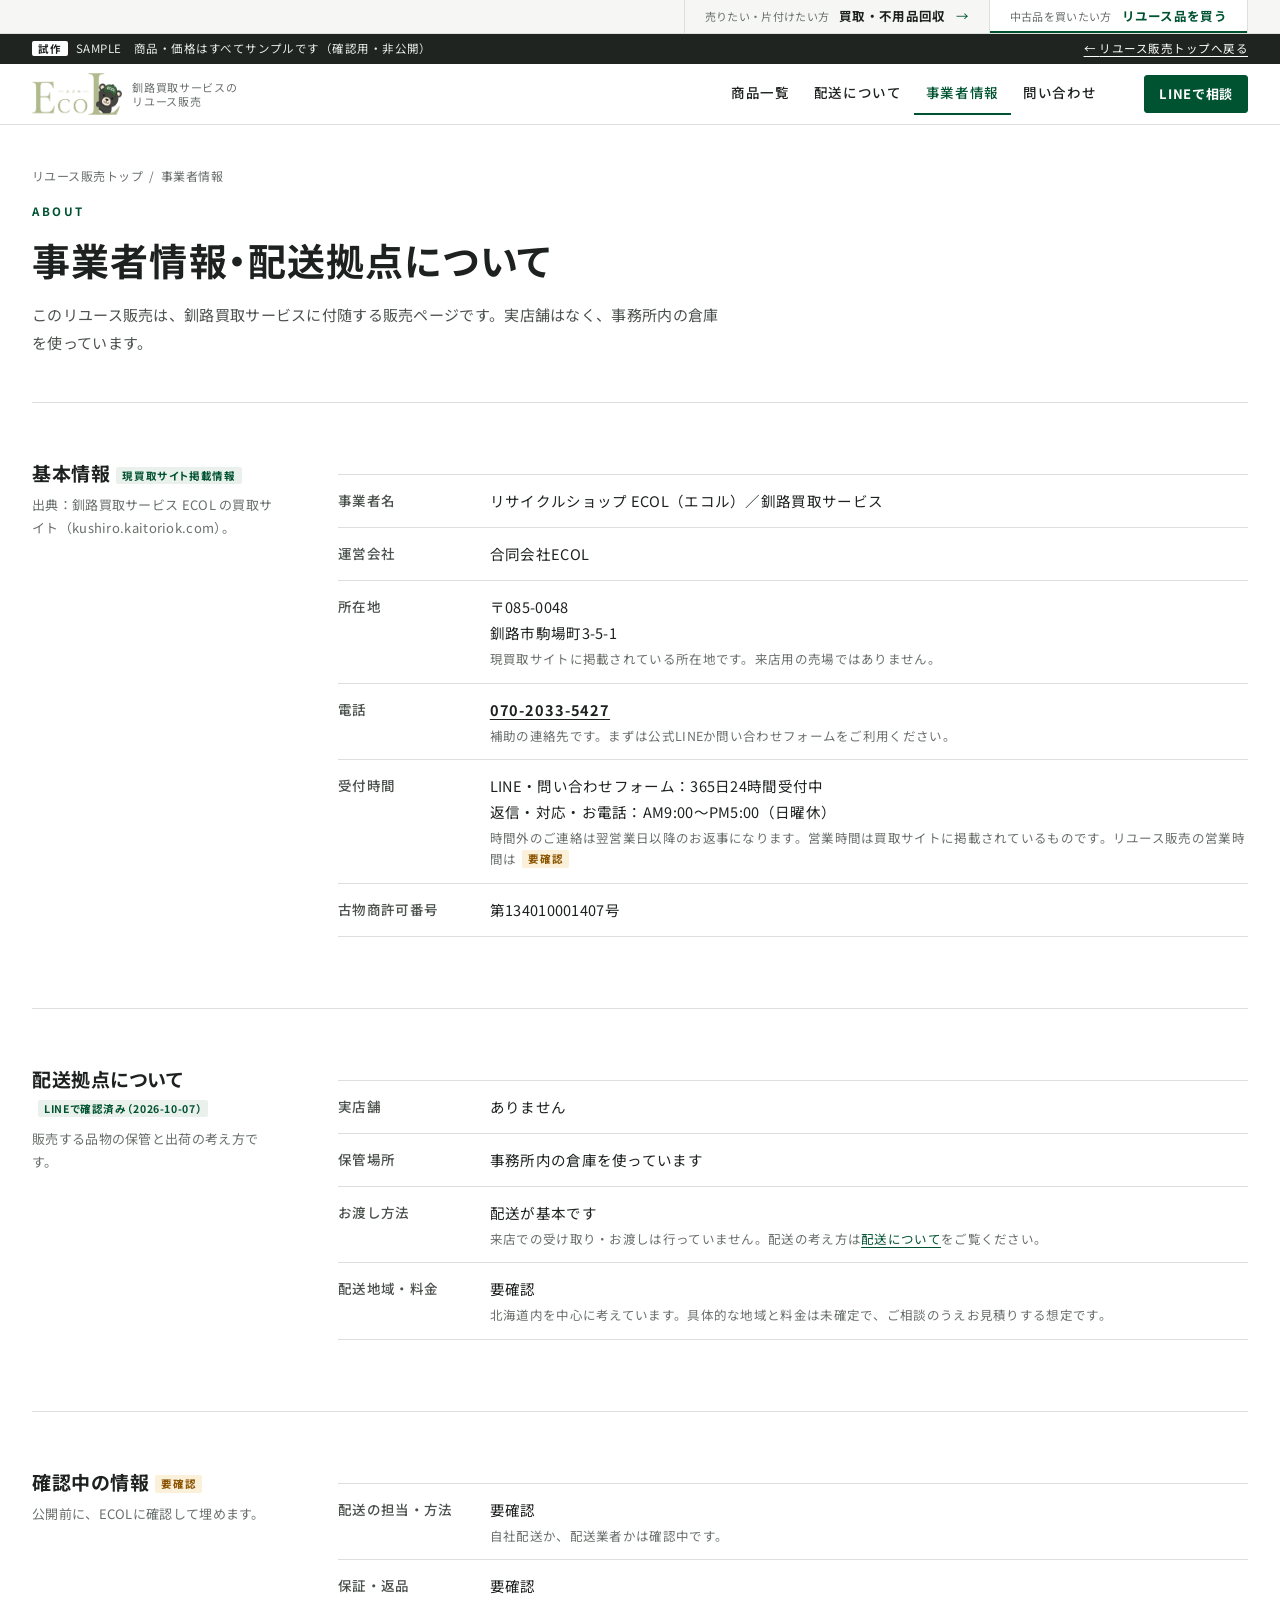
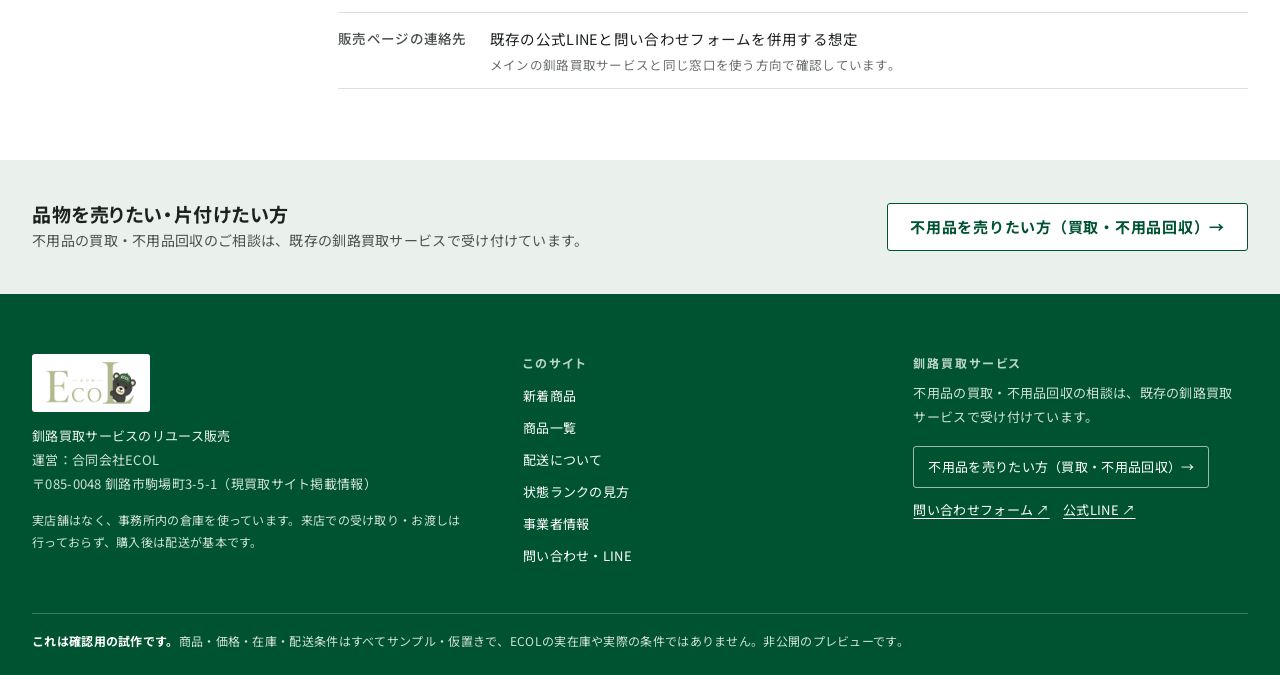
<file: store/index.html>
<!doctype html>
<html lang="ja">
<head>
<meta charset="utf-8">
<meta name="viewport" content="width=device-width,initial-scale=1">
<meta name="robots" content="noindex,nofollow">
<title>事業者情報・配送拠点について ｜ ECOL 釧路買取サービスのリユース販売（試作）</title>
<link rel="icon" type="image/png" href="../img/brand/favicon-64.png">
<link rel="apple-touch-icon" href="../img/brand/apple-touch-icon.png">
<link rel="preconnect" href="https://fonts.googleapis.com"><link rel="preconnect" href="https://fonts.gstatic.com" crossorigin>
<link href="https://fonts.googleapis.com/css2?family=Noto+Sans+JP:wght@400;500;700&display=swap" rel="stylesheet">
<link rel="stylesheet" href="../assets/base.css">
</head>
<body data-nav="store" data-bar="1">
<main id="main">
  <div class="wrap">
    <header class="page-h">
      <p class="crumbs"><a href="../b/index.html" data-top>リユース販売トップ</a><span>/</span>事業者情報</p>
      <p class="kicker">ABOUT</p>
      <h1>事業者情報・配送拠点について</h1>
      <p class="lead">このリユース販売は、釧路買取サービスに付随する販売ページです。実店舗はなく、事務所内の倉庫を使っています。</p>
    </header>

    <section class="sec">
      <div class="sec-h"><h2>基本情報<span class="tag tag-fact">現買取サイト掲載情報</span></h2><p>出典：釧路買取サービス ECOL の買取サイト（kushiro.kaitoriok.com）。</p></div>
      <dl class="kv">
        <div><dt>事業者名</dt><dd>リサイクルショップ ECOL（エコル）／釧路買取サービス</dd></div>
        <div><dt>運営会社</dt><dd>合同会社ECOL</dd></div>
        <div><dt>所在地</dt><dd>〒085-0048<br>釧路市駒場町3-5-1<small>現買取サイトに掲載されている所在地です。来店用の売場ではありません。</small></dd></div>
        <div><dt>電話</dt><dd><a href="tel:07020335427" style="font-weight:700;letter-spacing:.06em;color:inherit">070-2033-5427</a><small>補助の連絡先です。まずは公式LINEか問い合わせフォームをご利用ください。</small></dd></div>
        <div><dt>受付時間</dt><dd>LINE・問い合わせフォーム：365日24時間受付中<br>返信・対応・お電話：AM9:00〜PM5:00（日曜休）<small>時間外のご連絡は翌営業日以降のお返事になります。営業時間は買取サイトに掲載されているものです。リユース販売の営業時間は<span class="tag tag-tbd">要確認</span></small></dd></div>
        <div><dt>古物商許可番号</dt><dd>第134010001407号</dd></div>
      </dl>
    </section>

    <section class="sec">
      <div class="sec-h"><h2>配送拠点について<span class="tag tag-fact">LINEで確認済み（2026-10-07）</span></h2><p>販売する品物の保管と出荷の考え方です。</p></div>
      <dl class="kv">
        <div><dt>実店舗</dt><dd>ありません</dd></div>
        <div><dt>保管場所</dt><dd>事務所内の倉庫を使っています</dd></div>
        <div><dt>お渡し方法</dt><dd>配送が基本です<small>来店での受け取り・お渡しは行っていません。配送の考え方は<a href="../guide/index.html">配送について</a>をご覧ください。</small></dd></div>
        <div><dt>配送地域・料金</dt><dd>要確認<small>北海道内を中心に考えています。具体的な地域と料金は未確定で、ご相談のうえお見積りする想定です。</small></dd></div>
      </dl>
    </section>

    <section class="sec">
      <div class="sec-h"><h2>確認中の情報<span class="tag tag-tbd">要確認</span></h2><p>公開前に、ECOLに確認して埋めます。</p></div>
      <dl class="kv">
        <div><dt>配送の担当・方法</dt><dd>要確認<small>自社配送か、配送業者かは確認中です。</small></dd></div>
        <div><dt>保証・返品</dt><dd>要確認</dd></div>
        <div><dt>販売ページの連絡先</dt><dd>既存の公式LINEと問い合わせフォームを併用する想定<small>メインの釧路買取サービスと同じ窓口を使う方向で確認しています。</small></dd></div>
      </dl>
    </section>
  </div>

  <div class="buy-band"><div class="wrap">
    <div><h2>品物を売りたい・片付けたい方</h2><p>不用品の買取・不用品回収のご相談は、既存の釧路買取サービスで受け付けています。</p></div>
    <a class="btn btn-outline" href="https://shi-96.github.io/ecol-kaitori-site/">不用品を売りたい方（買取・不用品回収）→</a>
  </div></div>
</main>
<script src="../assets/data.js"></script>
<script src="../assets/layout.js"></script>
</body>
</html>
</file>
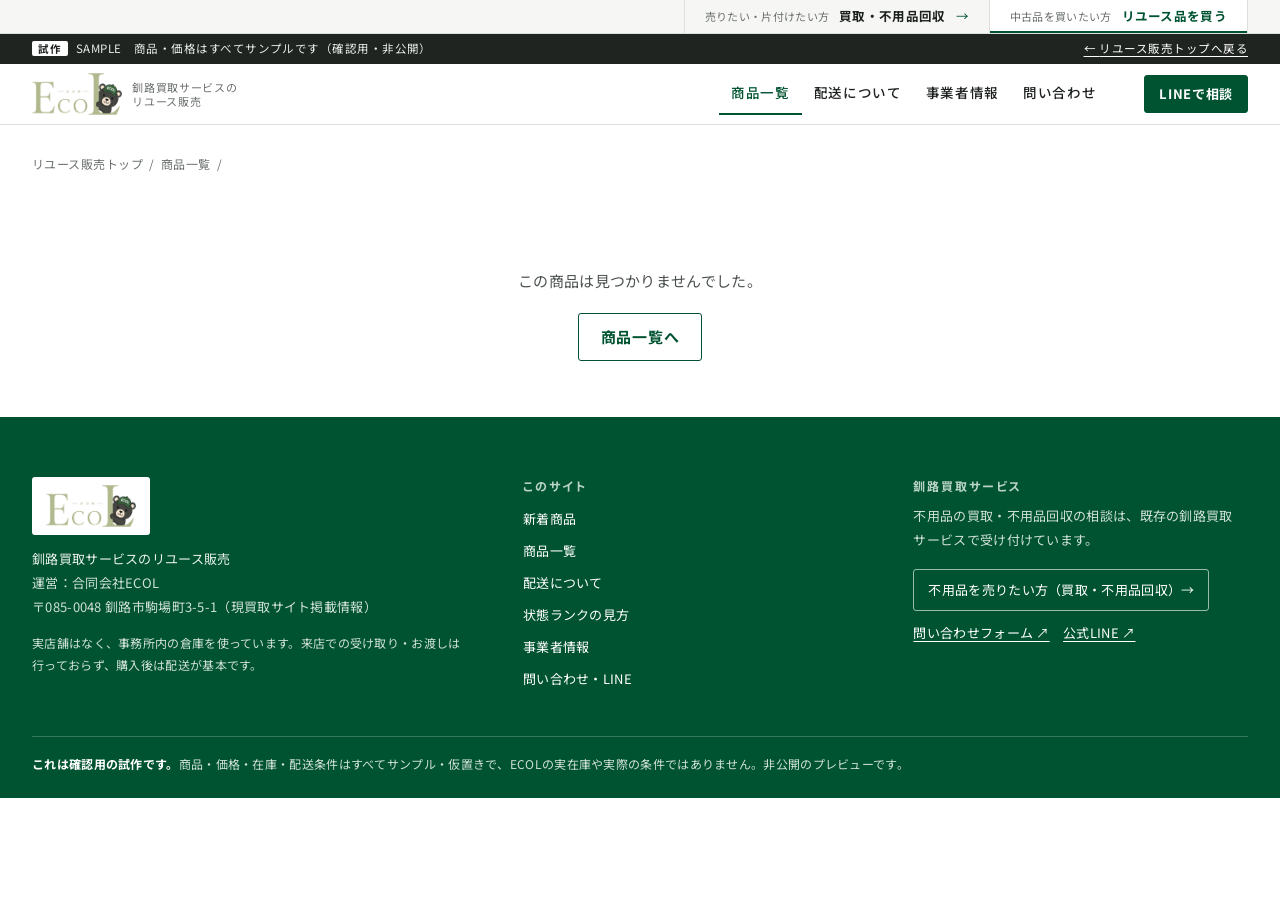
<file: products/detail.html>
<!doctype html>
<html lang="ja">
<head>
<meta charset="utf-8">
<meta name="viewport" content="width=device-width,initial-scale=1">
<meta name="robots" content="noindex,nofollow">
<title>商品詳細 ｜ ECOL（試作）</title>
<link rel="icon" type="image/png" href="../img/brand/favicon-64.png">
<link rel="apple-touch-icon" href="../img/brand/apple-touch-icon.png">
<link rel="preconnect" href="https://fonts.googleapis.com"><link rel="preconnect" href="https://fonts.gstatic.com" crossorigin>
<link href="https://fonts.googleapis.com/css2?family=Noto+Sans+JP:wght@400;500;700&display=swap" rel="stylesheet">
<link rel="stylesheet" href="../assets/base.css">
</head>
<body data-nav="products">
<main id="main">
  <div class="wrap">
    <div class="page-top" style="padding-bottom:18px">
      <p class="crumbs"><a href="../b/index.html" data-top>リユース販売トップ</a><span>/</span><a href="index.html">商品一覧</a><span>/</span><span id="crumbCat" style="margin:0"></span></p>
    </div>
    <div class="dt" id="detail"><p style="color:#6a706c">読み込み中…</p></div>
    <section class="rel" id="rel" hidden><h2>ほかの商品</h2><div class="pgrid"></div></section>
  </div>
</main>
<script src="../assets/data.js"></script>
<script src="../assets/layout.js"></script>
<script src="../assets/detail.js"></script>
</body>
</html>
</file>
<file: a/style.css>
/* ECOL TOP A案｜売場の棚。写真と品名で並べる、入荷順の中古売場 */
:root {
  --paper: #f3f0e8;
  --paper-2: #e7e2d5;
  --tile: #dedad0;
  --white: #fbfaf6;
  --ink: #161d18;
  --ink-2: #4a544d;
  --line: #cbc6b8;
  --green: #005331;
  --green-2: #0b6b44;
  --tag: #f0c437;
  --stamp: #c2461b;
  --font-ui: "Zen Kaku Gothic New", "Hiragino Kaku Gothic ProN", "Hiragino Sans", "Yu Gothic", Meiryo, sans-serif;
  --font-mono: "IBM Plex Mono", ui-monospace, "SF Mono", Menlo, monospace;
  --wrap: 1360px;
  --gut: clamp(16px, 3vw, 40px);
  --ease: cubic-bezier(.2, .7, .2, 1);
}

*, *::before, *::after { box-sizing: border-box; }
html, body { overflow-x: clip; }
html { scroll-behavior: smooth; -webkit-text-size-adjust: 100%; }
body {
  margin: 0;
  font-family: var(--font-ui);
  font-size: 15px;
  line-height: 1.7;
  color: var(--ink);
  background: var(--paper);
  padding-bottom: 0;
}
img { display: block; max-width: 100%; }
a { color: inherit; }
ul, ol, dl, dd { margin: 0; padding: 0; list-style: none; }
h1, h2, h3, p { margin: 0; }
.mono { font-family: var(--font-mono); font-feature-settings: "tnum"; letter-spacing: .02em; }
.sr-only { position: absolute; width: 1px; height: 1px; overflow: hidden; clip: rect(0 0 0 0); white-space: nowrap; }
.wrap { max-width: var(--wrap); margin: 0 auto; padding: 0 var(--gut); }
.ico { width: 20px; height: 20px; fill: none; stroke: currentColor; stroke-width: 1.8; stroke-linecap: round; stroke-linejoin: round; flex: none; }
:focus-visible { outline: 3px solid var(--tag); outline-offset: 2px; box-shadow: 0 0 0 5px var(--ink); }

/* 試作の注記 */
.sample-strip {
  background: var(--ink); color: #e9e5d8;
  font-size: 11.5px; line-height: 1.4; text-align: center; padding: 6px 12px; letter-spacing: .04em;
}

/* ヘッダー */
.head { background: var(--white); border-bottom: 1px solid var(--line); }
.head-row {
  max-width: var(--wrap); margin: 0 auto; padding: 14px var(--gut);
  display: grid; grid-template-columns: auto minmax(0, 1fr) auto; gap: 24px; align-items: center;
}
.brand { text-decoration: none; display: flex; align-items: center; gap: 10px; }
.brand-mark { font-family: var(--font-mono); font-weight: 500; font-size: 30px; letter-spacing: .04em; color: var(--green); line-height: 1; }
.brand-sub { font-size: 10.5px; line-height: 1.3; color: var(--ink-2); border-left: 1px solid var(--line); padding-left: 10px; }

.search {
  display: flex; align-items: center; gap: 10px; min-width: 0;
  height: 52px; padding: 0 6px 0 16px;
  background: #fff; border: 2px solid var(--ink); border-radius: 4px;
  transition: box-shadow .2s var(--ease);
}
.search:focus-within { box-shadow: 4px 4px 0 var(--tag); }
.search input {
  flex: 1; min-width: 0; height: 100%; border: 0; background: transparent; font: inherit; font-size: 16px; color: var(--ink); outline: none;
}
.search input::placeholder { color: #86908a; }
.search button {
  flex: none; height: 38px; padding: 0 20px; border: 0; border-radius: 3px; cursor: pointer;
  background: var(--green); color: #fff; font: 700 14px var(--font-ui); letter-spacing: .06em;
  transition: background .15s;
}
.search button:hover { background: var(--green-2); }
.search button:active { transform: translateY(1px); }

.head-contact { display: flex; align-items: center; gap: 18px; }
.btn-line {
  display: inline-flex; align-items: center; gap: 8px; height: 44px; padding: 0 18px;
  background: #06c755; color: #fff; text-decoration: none; font-weight: 700; font-size: 14px; border-radius: 4px; white-space: nowrap;
  transition: filter .15s;
}
.btn-line:hover { filter: brightness(.94); }
.tel { display: inline-flex; align-items: center; gap: 6px; text-decoration: none; font-family: var(--font-mono); font-size: 14px; white-space: nowrap; }
.tel:hover { color: var(--green); }

.cat-tabs {
  max-width: var(--wrap); margin: 0 auto; padding: 0 var(--gut);
  display: flex; gap: 2px; overflow-x: auto; scrollbar-width: none;
  border-top: 1px solid var(--line);
}
.cat-tabs::-webkit-scrollbar { display: none; }
.cat-tab {
  flex: none; display: inline-flex; align-items: baseline; gap: 6px;
  padding: 12px 14px; text-decoration: none; font-size: 14px; font-weight: 700; white-space: nowrap;
  border-bottom: 3px solid transparent; transition: border-color .15s, color .15s;
}
.cat-tab:hover { border-bottom-color: var(--green); color: var(--green); }
.cat-tab small { font-family: var(--font-mono); font-weight: 400; font-size: 11px; color: var(--ink-2); }
.cat-tab.is-new { background: var(--tag); margin-right: 8px; padding-inline: 16px; }
.cat-tab.is-new:hover { border-bottom-color: var(--ink); color: var(--ink); }

/* ヒーロー */
.hero {
  max-width: var(--wrap); margin: 0 auto;
  display: grid; grid-template-columns: minmax(0, 5fr) minmax(0, 7fr); gap: clamp(24px, 4vw, 64px);
  padding: clamp(28px, 4vw, 56px) var(--gut) clamp(32px, 4vw, 56px);
  align-items: center;
}
.kicker { font-size: 11px; letter-spacing: .14em; color: var(--green); margin-bottom: 18px; }
.hero h1 {
  font-size: clamp(28px, 3.05vw, 44px); line-height: 1.25; font-weight: 900; letter-spacing: -.01em;
  overflow-wrap: break-word; text-wrap: balance; min-width: 0;
}
.lead { margin-top: 22px; max-width: 34em; font-size: 15.5px; color: var(--ink-2); }
.hero-cta { display: flex; gap: 12px; margin-top: 28px; flex-wrap: wrap; }
.btn {
  display: inline-flex; align-items: center; justify-content: center; height: 52px; padding: 0 28px;
  text-decoration: none; font-weight: 700; font-size: 15px; border-radius: 4px; border: 2px solid var(--ink);
  transition: transform .15s var(--ease), background .15s, color .15s; white-space: nowrap;
}
.btn:active { transform: translateY(1px); }
.btn-primary { background: var(--ink); color: #fff; }
.btn-primary:hover { background: var(--green); border-color: var(--green); }
.btn-ghost { background: transparent; color: var(--ink); }
.btn-ghost:hover { background: var(--ink); color: #fff; }
.hero-note { margin-top: 20px; font-size: 11.5px; color: var(--ink-2); line-height: 1.6; }

.hero-photo {
  margin: 0; position: relative; aspect-ratio: 16 / 10; overflow: hidden; border-radius: 4px;
  background: var(--green);
  background-image: repeating-linear-gradient(90deg, transparent 0 calc(25% - 1px), rgba(255,255,255,.12) calc(25% - 1px) 25%);
}
.hero-photo img { position: absolute; inset: 0; width: 100%; height: 100%; object-fit: cover; }
.hero-photo figcaption {
  position: absolute; left: 0; bottom: 0; background: var(--ink); color: #e9e5d8; font-size: 11px; padding: 6px 12px;
}
.hero-photo.no-img::before {
  content: "SAMPLE 画像 準備中"; position: absolute; left: 20px; top: 18px; font-family: var(--font-mono); font-size: 12px; color: rgba(255,255,255,.7);
}

/* 今週入荷の帯 */
.ticker { display: flex; align-items: stretch; background: var(--green); color: #fff; overflow: hidden; }
.ticker-label {
  flex: none; display: flex; align-items: center; padding: 0 clamp(14px, 2vw, 28px);
  background: var(--tag); color: var(--ink); font-weight: 500; font-size: 13px; letter-spacing: .08em; white-space: nowrap;
}
.ticker-view { flex: 1; min-width: 0; overflow: hidden; }
.ticker-track { display: flex; width: max-content; animation: tick 60s linear infinite; }
.ticker-view:hover .ticker-track { animation-play-state: paused; }
.ticker-track li { flex: none; }
.ticker-track a {
  display: flex; align-items: baseline; gap: 10px; padding: 14px 28px; text-decoration: none; font-size: 14px; white-space: nowrap;
  border-right: 1px solid rgba(255,255,255,.22);
}
.ticker-track a:hover { background: rgba(255,255,255,.1); }
.ticker-track .d { font-family: var(--font-mono); font-size: 12px; color: var(--tag); }
.ticker-track .p { font-family: var(--font-mono); font-size: 13px; }
.ticker-track .is-sold { opacity: .55; text-decoration: line-through; text-decoration-thickness: 1px; }
@keyframes tick { to { transform: translateX(-50%); } }

/* セクション共通 */
.sec-head { display: flex; align-items: baseline; flex-wrap: wrap; gap: 6px 20px; margin-bottom: 24px; }
.sec-head h2 { font-size: clamp(22px, 2.4vw, 32px); font-weight: 900; line-height: 1.3; }
.sec-note { font-size: 12.5px; color: var(--ink-2); flex: 1 1 260px; min-width: 0; }
.sec-link { font-size: 13.5px; font-weight: 700; text-decoration: none; border-bottom: 2px solid var(--ink); padding-bottom: 1px; white-space: nowrap; }
.sec-link:hover { color: var(--green); border-color: var(--green); }
.tbc { display: inline-block; font-size: 11px; font-weight: 700; line-height: 1; padding: 3px 6px; margin: 0 4px; background: var(--tag); color: var(--ink); border-radius: 2px; vertical-align: 1px; white-space: nowrap; }

/* 新着の棚 */
.shelf { background: var(--white); padding: clamp(32px, 4vw, 56px) 0 clamp(36px, 5vw, 64px); }
.grid {
  display: grid; grid-template-columns: repeat(6, minmax(0, 1fr)); gap: 28px 14px; align-items: stretch;
}
.tile { display: flex; flex-direction: column; min-width: 0; }
.tile a { display: flex; flex-direction: column; flex: 1; text-decoration: none; min-width: 0; }
.pic {
  position: relative; aspect-ratio: 1 / 1; background: var(--tile); overflow: hidden; border-radius: 2px;
}
.pic img { position: absolute; inset: 0; width: 100%; height: 100%; object-fit: cover; transition: transform .5s var(--ease); }
.tile a:hover .pic img { transform: scale(1.04); }
.pic-fb {
  position: absolute; inset: 0; display: flex; align-items: center; justify-content: center; text-align: center;
  padding: 16px; font-weight: 700; font-size: 13px; color: var(--ink-2); line-height: 1.5;
  background: repeating-linear-gradient(135deg, transparent 0 10px, rgba(0,0,0,.035) 10px 11px);
}
.flag { position: absolute; left: 0; top: 0; display: flex; gap: 0; }
.flag span { font-family: var(--font-mono); font-size: 10.5px; font-weight: 500; line-height: 1; padding: 5px 7px; letter-spacing: .04em; }
.flag .new { background: var(--stamp); color: #fff; }
.flag .rsv { background: var(--tag); color: var(--ink); font-family: var(--font-ui); font-weight: 700; }
.rank {
  position: absolute; right: 8px; bottom: 8px; width: 24px; height: 24px; display: grid; place-items: center;
  background: var(--white); color: var(--ink); font-family: var(--font-mono); font-size: 12px; font-weight: 500; border-radius: 2px;
}
.rank.w { width: auto; padding: 0 7px; font-family: var(--font-ui); font-size: 11px; font-weight: 700; }
.tile.is-sold .pic img { filter: grayscale(1) contrast(.9) brightness(1.05); opacity: .72; }
.tile.is-sold .pic::after {
  content: "SOLD OUT"; position: absolute; left: 50%; top: 50%;
  transform: translate(-50%, -50%) rotate(-12deg);
  font-family: var(--font-mono); font-weight: 500; font-size: clamp(13px, 1.5vw, 19px); letter-spacing: .12em; white-space: nowrap;
  color: var(--stamp); border: 2px solid var(--stamp); padding: 4px 10px; background: rgba(251,250,246,.86);
}
.meta { margin-top: 10px; display: flex; flex-wrap: wrap; align-items: baseline; gap: 2px 8px; font-size: 11px; color: var(--ink-2); }
.meta .mono { font-size: 11px; }
.meta .lg { color: var(--green); font-weight: 700; }
.ttl { margin-top: 3px; font-size: 13.5px; font-weight: 700; line-height: 1.45; display: -webkit-box; -webkit-line-clamp: 2; -webkit-box-orient: vertical; overflow: hidden; }
.price { margin-top: 4px; font-family: var(--font-mono); font-size: 19px; font-weight: 500; letter-spacing: -.01em; line-height: 1.2; }
.price small { font-family: var(--font-ui); font-size: 10.5px; color: var(--ink-2); margin-left: 4px; letter-spacing: 0; }
.tile.is-sold .price { color: #8a918c; text-decoration: line-through; text-decoration-thickness: 1px; }
.tile a:hover .ttl { color: var(--green); }

.tile.big { grid-column: span 2; grid-row: span 2; }
.tile.big .pic { aspect-ratio: auto; flex: 1; min-height: 240px; }
.tile.big .ttl { font-size: 18px; -webkit-line-clamp: 3; }
.tile.big .price { font-size: 28px; }
.tile.big .rank { width: 32px; height: 32px; font-size: 15px; }
.tile.more { grid-column: span 1; }
.tile.more a {
  justify-content: center; align-items: flex-start; background: var(--ink); color: #fff; padding: 20px; border-radius: 2px; gap: 8px;
  transition: background .2s;
}
.tile.more a:hover { background: var(--green); }
.tile.more b { font-size: 17px; line-height: 1.4; }
.tile.more span { font-family: var(--font-mono); font-size: 22px; }

/* カテゴリ：棚の段のように横に並ぶ */
.cats { background: var(--paper-2); padding: clamp(32px, 4vw, 56px) 0 clamp(20px, 3vw, 40px); }
.cat-row { border-top: 2px solid var(--ink); }
.cat-row:last-child { border-bottom: 1px solid var(--line); }
.cat-row > a {
  display: grid; grid-template-columns: minmax(0, 4fr) minmax(0, 6fr); gap: 20px 32px; align-items: center;
  padding: 18px 0; text-decoration: none; transition: background .2s;
}
.cat-row > a:hover { background: rgba(255,255,255,.4); }
.cat-name { display: flex; align-items: baseline; gap: 14px; flex-wrap: wrap; }
.cat-name b { font-size: clamp(22px, 2.6vw, 34px); font-weight: 900; line-height: 1.2; }
.cat-name .n { font-family: var(--font-mono); font-size: 14px; color: var(--green); }
.cat-sub { flex-basis: 100%; font-size: 12.5px; color: var(--ink-2); }
.cat-thumbs { display: grid; grid-template-columns: repeat(4, minmax(0, 1fr)); gap: 8px; }
.cat-thumbs .pic { aspect-ratio: 4 / 3; }
.cat-thumbs .pic-fb { font-size: 11px; padding: 6px; }
.cat-thumbs .empty { background: transparent; }
.cat-row > a:hover .arrow { transform: translateX(4px); }

/* 探す導線 */
.finder { background: var(--green); color: #fff; padding: clamp(32px, 4vw, 56px) 0; }
.finder-in { display: grid; grid-template-columns: minmax(0, 7fr) minmax(0, 4fr); gap: clamp(24px, 5vw, 80px); align-items: start; }
.finder h2 { font-size: clamp(22px, 2.4vw, 32px); font-weight: 900; margin-bottom: 20px; }
.search-lg { height: 64px; border-color: #fff; }
.search-lg input { font-size: 17px; }
.search-lg button { height: 46px; padding: 0 28px; background: var(--ink); }
.search-lg button:hover { background: #000; }
.search-lg:focus-within { box-shadow: 4px 4px 0 var(--tag); }
.chips { display: flex; flex-wrap: wrap; gap: 8px; margin-top: 18px; }
.chips a {
  display: inline-flex; align-items: center; min-height: 40px; padding: 0 14px; border: 1px solid rgba(255,255,255,.55); border-radius: 999px;
  font-size: 13.5px; text-decoration: none; transition: background .15s, color .15s;
}
.chips a:hover { background: #fff; color: var(--green); }
.side-label { font-size: 11px; letter-spacing: .14em; color: var(--tag); margin-bottom: 8px; }
.quick li a {
  display: flex; justify-content: space-between; align-items: center; min-height: 48px; text-decoration: none; font-weight: 700; font-size: 14.5px;
  border-top: 1px solid rgba(255,255,255,.3); transition: padding .2s var(--ease), color .15s;
}
.quick li:last-child a { border-bottom: 1px solid rgba(255,255,255,.3); }
.quick li a::after { content: "→"; font-family: var(--font-mono); }
.quick li a:hover { padding-left: 8px; color: var(--tag); }

/* 状態のみかた */
.ranks { background: var(--white); padding: clamp(32px, 4vw, 52px) 0; }
.rank-list { display: grid; grid-template-columns: repeat(5, minmax(0, 1fr)); border-top: 2px solid var(--ink); }
.rank-list > div { padding: 16px 16px 8px 0; }
.rank-list > div + div { padding-left: 16px; border-left: 1px solid var(--line); }
.rank-list dt { display: flex; align-items: center; gap: 10px; font-weight: 900; font-size: 16px; }
.rank-list dt i {
  font-style: normal; display: grid; place-items: center; width: 30px; height: 30px; background: var(--ink); color: #fff; font-family: var(--font-mono); font-size: 15px; font-weight: 500; border-radius: 2px;
}
.rank-list dt i.w { width: auto; padding: 0 8px; font-family: var(--font-ui); font-size: 13px; font-weight: 700; }
.rank-list dd { margin-top: 8px; font-size: 12.5px; line-height: 1.7; color: var(--ink-2); }

/* 受取・配送 */
.guide { background: var(--paper); padding: clamp(32px, 4vw, 56px) 0; }
.guide-cols { display: grid; grid-template-columns: 1fr 1fr 1.25fr; gap: 0; border-top: 2px solid var(--ink); }
.guide-col { padding: 22px 28px 8px 0; }
.guide-col + .guide-col { padding-left: 28px; border-left: 1px solid var(--line); }
.guide-col h3 { font-size: 20px; font-weight: 900; margin-bottom: 8px; }
.guide-col p { font-size: 14px; color: var(--ink-2); }
.guide-col .tbc-line { margin-top: 12px; font-size: 12.5px; }
.guide-col .tbc { margin-left: 0; margin-right: 6px; }
.guide-large h3 { font-size: 26px; }
.guide-more { margin-top: 20px; }
.guide-more a { font-size: 13.5px; font-weight: 700; }

/* 店舗 */
.store { background: var(--ink); color: #eeeadf; padding: clamp(32px, 4vw, 52px) 0; }
.store-in { display: grid; grid-template-columns: minmax(0, 4fr) minmax(0, 8fr); gap: clamp(20px, 4vw, 64px); }
.store h2 { font-size: clamp(22px, 2.4vw, 32px); font-weight: 900; color: #fff; }
.store .sec-note { color: #aeb5ae; margin-top: 10px; }
.store-dl > div { display: grid; grid-template-columns: 6.5em minmax(0, 1fr); gap: 12px; padding: 12px 0; border-top: 1px solid rgba(255,255,255,.18); font-size: 14.5px; }
.store-dl > div:last-child { border-bottom: 1px solid rgba(255,255,255,.18); }
.store-dl dt { color: #aeb5ae; font-size: 12.5px; padding-top: 2px; }
.store-dl dd { overflow-wrap: anywhere; }
.inline { color: var(--tag); text-underline-offset: 3px; margin-left: 4px; }
.store-dl .inline:first-child { margin-left: 0; }

/* LINE */
.line-cta { background: var(--tag); padding: clamp(32px, 4vw, 52px) 0; }
.line-in { display: grid; grid-template-columns: minmax(0, 7fr) minmax(0, 5fr); gap: clamp(20px, 4vw, 64px); align-items: center; }
.line-cta h2 { font-size: clamp(24px, 3vw, 40px); font-weight: 900; line-height: 1.3; }
.line-cta p { margin-top: 12px; font-size: 14.5px; }
.line-cta .src2 { font-size: 11.5px; color: #4d4210; margin-top: 10px; }
.line-actions { display: flex; flex-direction: column; gap: 10px; align-items: stretch; }
.btn-line-lg { background: #06c755; border-color: #06c755; color: #fff; height: 60px; font-size: 17px; }
.btn-line-lg:hover { filter: brightness(.94); }
.btn-tel { background: var(--white); color: var(--ink); font-family: var(--font-mono); font-weight: 500; }
.btn-tel:hover { background: var(--ink); color: #fff; }
.line-more { font-size: 13px; font-weight: 700; text-align: center; }

/* 買取 */
.kaitori { background: var(--paper-2); padding: clamp(28px, 3.5vw, 44px) 0; }
.kaitori-in { display: flex; flex-wrap: wrap; align-items: center; gap: 12px 32px; }
.kaitori h2 { font-size: 20px; font-weight: 900; }
.kaitori p { flex: 1 1 260px; font-size: 14px; color: var(--ink-2); }
.btn-ghost-light { height: 48px; background: transparent; color: var(--ink); }
.btn-ghost-light:hover { background: var(--ink); color: #fff; }

/* フッター */
.foot { background: var(--ink); color: #b9bfb9; padding: 32px 0 40px; }
.foot-in { display: grid; gap: 16px; }
.foot-brand { font-family: var(--font-mono); font-size: 24px; color: #fff; letter-spacing: .06em; }
.foot-links { display: flex; flex-wrap: wrap; gap: 4px 22px; font-size: 13.5px; }
.foot-links a { display: inline-block; padding: 6px 0; text-decoration: none; }
.foot-links a:hover { color: var(--tag); }
.foot-note { font-size: 11px; line-height: 1.7; color: #8d958e; }

.dock { display: none; }

@media (prefers-reduced-motion: reduce) {
  html { scroll-behavior: auto; }
  .ticker-track { animation: none; }
  .ticker-view { overflow-x: auto; }
  * { transition-duration: .01ms !important; }
}

/* タブレット */
@media (max-width: 1100px) {
  .grid { grid-template-columns: repeat(4, minmax(0, 1fr)); }
  .head-row { grid-template-columns: auto minmax(0, 1fr); }
  .head-contact { grid-column: 1 / -1; justify-content: flex-end; }
  .rank-list { grid-template-columns: repeat(3, minmax(0, 1fr)); }
  .rank-list > div:nth-child(4) { padding-left: 0; border-left: 0; }
  .rank-list > div:nth-child(n+4) { border-top: 1px solid var(--line); }
  .guide-cols { grid-template-columns: 1fr 1fr; }
  .guide-large { grid-column: 1 / -1; border-left: 0 !important; padding-left: 0 !important; border-top: 1px solid var(--line); margin-top: 8px; }
}

/* スマホ */
@media (max-width: 760px) {
  body { font-size: 14.5px; padding-bottom: 68px; }
  .head-row { grid-template-columns: minmax(0, 1fr) auto; gap: 12px; padding-block: 12px; }
  .brand-mark { font-size: 26px; }
  .search { grid-column: 1 / -1; grid-row: 2; height: 48px; }
  .head-contact { grid-column: 2; grid-row: 1; gap: 0; }
  .head-contact .btn-line { display: none; }
  .tel { width: 44px; height: 44px; justify-content: center; border: 1px solid var(--line); border-radius: 4px; }
  .tel-num { display: none; }
  .cat-tab { padding: 12px 12px; min-height: 44px; }

  .hero { grid-template-columns: minmax(0, 1fr); gap: 22px; padding-top: 22px; }
  .hero-photo { order: -1; margin: 0 calc(var(--gut) * -1); border-radius: 0; aspect-ratio: 16 / 10; }
  .hero-photo figcaption { font-size: 10.5px; }
  .hero h1 { font-size: 27px; }
  .lead { margin-top: 14px; font-size: 14px; }
  .hero-cta { margin-top: 20px; }
  .hero-cta .btn { flex: 1; padding: 0 12px; height: 50px; }
  .ticker-label { font-size: 12px; padding: 0 12px; }
  .ticker-track a { padding: 12px 20px; font-size: 13px; }

  .grid { grid-template-columns: repeat(2, minmax(0, 1fr)); gap: 24px 10px; }
  .tile.big { grid-row: span 1; }
  .tile.big .pic { flex: none; aspect-ratio: 4 / 3; min-height: 0; }
  .tile.big .ttl { font-size: 16px; }
  .tile.big .price { font-size: 24px; }
  .price { font-size: 17px; }
  .sec-note { flex-basis: 100%; }

  .cat-row > a { grid-template-columns: minmax(0, 1fr); gap: 12px; padding: 16px 0 18px; }
  .cat-thumbs { grid-template-columns: repeat(4, minmax(0, 1fr)); gap: 6px; }
  .cat-thumbs .pic { aspect-ratio: 1 / 1; }
  .cat-thumbs .pic-fb { display: none; }

  .finder-in { grid-template-columns: minmax(0, 1fr); }
  .search-lg { height: 56px; }
  .search-lg button { padding: 0 18px; }
  .rank-list { grid-template-columns: minmax(0, 1fr); }
  .rank-list > div, .rank-list > div + div { padding: 14px 0; border-left: 0; border-top: 1px solid var(--line); }
  .rank-list > div:first-child { border-top: 0; }
  .rank-list dd { margin-top: 4px; }
  .guide-cols { grid-template-columns: minmax(0, 1fr); }
  .guide-col, .guide-col + .guide-col { padding: 18px 0; border-left: 0; }
  .guide-col + .guide-col { border-top: 1px solid var(--line); }
  .guide-large { margin-top: 0; }
  .store-in { grid-template-columns: minmax(0, 1fr); }
  .store-dl > div { grid-template-columns: 5.5em minmax(0, 1fr); font-size: 14px; }
  .line-in { grid-template-columns: minmax(0, 1fr); }
  .line-actions .btn { width: 100%; }
  .kaitori-in .btn { width: 100%; }
  .foot { padding-bottom: 24px; }

  .dock {
    display: grid; grid-template-columns: 1fr 1.25fr; position: fixed; left: 0; right: 0; bottom: 0; z-index: 20;
    background: var(--white); border-top: 1px solid var(--ink); padding: 8px 10px calc(8px + env(safe-area-inset-bottom)); gap: 8px;
  }
  .dock a {
    display: flex; align-items: center; justify-content: center; gap: 8px; height: 46px; border-radius: 4px; text-decoration: none; font-weight: 700; font-size: 14.5px;
  }
  .dock-find { background: var(--ink); color: #fff; }
  .dock-line { background: #06c755; color: #fff; }
}
</file>
<file: b/style.css>
/* ECOL 試作 B案（モダンEC）— 白基調・大きな余白・写真主役・細い罫線と文字の強弱 */
:root{
  --ink:#111111;
  --ink-2:#4a4a46;
  --mute:#85847e;
  --line:#dcdad3;
  --paper:#f4f3ee;
  --stone:#e8e6df;
  --white:#ffffff;
  --green:#005331;
  --veil:rgba(255,255,255,.62);
  --line-inv:rgba(255,255,255,.28);
  --serif:"Hiragino Mincho ProN","Yu Mincho","YuMincho","Noto Serif JP",serif;
  --sans:"Hiragino Kaku Gothic ProN","Hiragino Sans","Yu Gothic","Meiryo",sans-serif;
  --latin:"Helvetica Neue",Helvetica,Arial,sans-serif;
  --gut:40px;
  --max:1240px;
  --sec:128px;
}
*,*::before,*::after{box-sizing:border-box}
html{overflow-x:clip;-webkit-text-size-adjust:100%;scroll-behavior:smooth}
body{margin:0;overflow-x:clip;background:var(--white);color:var(--ink);font:400 15px/1.9 var(--sans);font-feature-settings:"palt";-webkit-font-smoothing:antialiased}
img{display:block;max-width:100%}
a{color:inherit;text-decoration:none}
h1,h2,h3,p,ol,ul,dl,dd,figure{margin:0;padding:0}
ol,ul{list-style:none}
::selection{background:var(--green);color:var(--white)}
:focus-visible{outline:2px solid var(--green);outline-offset:3px}
.sr{position:absolute;width:1px;height:1px;overflow:hidden;clip:rect(0 0 0 0);white-space:nowrap}
.wrap{width:min(calc(100% - var(--gut) * 2),var(--max));margin-inline:auto}
.arw{display:inline-block;margin-left:.5em;font-family:var(--latin);transition:transform .3s}

/* ---------- サンプル帯・ヘッダー ---------- */
.sample-bar{background:var(--paper);color:var(--ink-2);font-size:11px;line-height:1;letter-spacing:.08em;text-align:center;padding:9px var(--gut);border-bottom:1px solid var(--line)}
.hd{position:relative;background:var(--white);border-bottom:1px solid var(--ink);z-index:20}
.hd-in{display:flex;align-items:center;gap:40px;height:68px}
.logo{display:flex;align-items:baseline;gap:10px}
.logo-m{font:500 21px/1 var(--latin);letter-spacing:.3em}
.logo-s{font-size:10px;letter-spacing:.08em;line-height:1.4;color:var(--mute)}
.gnav{display:flex;gap:30px;margin-left:auto;font-size:13px;letter-spacing:.06em}
.gnav a{position:relative;padding:6px 0}
.gnav a::after{content:"";position:absolute;left:0;right:0;bottom:0;height:1px;background:var(--ink);transform:scaleX(0);transform-origin:left;transition:transform .3s}
.gnav a:hover::after{transform:scaleX(1)}
.hd-ext{font-size:12px;letter-spacing:.04em;color:var(--green);white-space:nowrap;border-bottom:1px solid currentColor;padding-bottom:2px}
.gnav .gnav-ext{display:none}
.hero-buy{margin-top:22px;font-size:13px;color:var(--ink-2)}
.hero-buy .tl{margin-left:.6em;font-size:13px}
.act-two{display:flex;flex-direction:column;gap:12px;align-self:stretch;max-width:420px}
.act-two .btn{width:100%}
.hd-line{font-size:12px;white-space:nowrap;letter-spacing:.08em;padding:10px 18px;background:var(--ink);color:var(--white);transition:background .3s}
.hd-line:hover{background:var(--green)}
.menu-btn,.tabs{display:none}

/* ---------- 共通部品 ---------- */
.eyebrow{display:flex;gap:18px;font:500 11px/1 var(--latin);letter-spacing:.2em;color:var(--mute);text-transform:uppercase}
.eyebrow span:last-child{font-family:var(--sans);letter-spacing:.12em;text-transform:none}
.eyebrow--inv{color:rgba(255,255,255,.7)}
.btn{display:inline-flex;align-items:center;justify-content:center;padding:17px 30px;background:var(--ink);color:var(--white);font-size:14px;line-height:1;letter-spacing:.08em;border:1px solid var(--ink);transition:background .3s,border-color .3s,color .3s}
.btn:hover{background:var(--green);border-color:var(--green)}
.btn:hover .arw{transform:translateY(2px)}
.btn--sq{padding-inline:36px}
.btn--inv{background:var(--white);color:var(--green);border-color:var(--white)}
.btn--inv:hover{background:transparent;color:var(--white);border-color:var(--white)}
.tl{display:inline-flex;align-items:center;font-size:14px;letter-spacing:.06em;padding:4px 0;border-bottom:1px solid currentColor;line-height:1.6}
.tl:hover .arw{transform:translateX(4px)}
.tl--inv{color:var(--white)}
.cta-row{display:flex;flex-wrap:wrap;align-items:center;gap:20px 32px}
.tbc{display:inline-block;font-size:11px;line-height:1.5;letter-spacing:.06em;color:var(--ink-2);border:1px solid var(--mute);padding:3px 10px}
.ph{position:relative;display:block;overflow:hidden;background:var(--stone);aspect-ratio:var(--ar,4/5)}
.ph img{width:100%;height:100%;object-fit:cover;transition:transform .8s cubic-bezier(.2,.7,.2,1),opacity .6s}
a:hover .ph img{transform:scale(1.035)}
.ph.noimg img{display:none}
.row .ph.noimg::after,.cat-th.noimg::after{content:none}
.ph.noimg::after{content:attr(data-t);position:absolute;inset:0;display:grid;place-items:center;padding:16px;text-align:center;font:500 13px/1.6 var(--sans);color:var(--ink-2)}
.badge,.stamp{position:absolute;left:0;z-index:2;font:600 10px/1 var(--latin);letter-spacing:.16em;padding:7px 11px;text-transform:uppercase}
.badge{top:0;background:var(--white);color:var(--ink);font-family:var(--sans);letter-spacing:.08em;font-weight:500;font-size:11px}
.stamp{bottom:0;background:var(--ink);color:var(--white)}
.is-sold .ph img{filter:grayscale(1);opacity:.5}
.is-sold .ph::before{content:"";position:absolute;inset:0;z-index:1;background:var(--veil)}
.is-sold .price,.is-sold .row-p{color:var(--mute)}
.smp{margin-left:.6em;font:500 9px/1 var(--latin);letter-spacing:.16em;color:var(--mute);vertical-align:.15em}
.dot{display:inline-block;width:6px;height:6px;border-radius:50%;background:var(--green);margin-right:.6em;vertical-align:.12em}

/* セクション見出し：上に1本の罫線、番号・見出し・補足を1行に */
.sec{padding-block:var(--sec)}
.sec--paper{background:var(--paper)}
.sec--ink{background:var(--ink);color:var(--white)}
.sec--green{background:var(--green);color:var(--white)}
.sh{display:grid;grid-template-columns:72px 1fr auto;align-items:baseline;gap:0 16px;padding-top:22px;border-top:1px solid var(--ink);margin-bottom:64px}
.sh h2,.find h2,.buy h2{font:400 clamp(26px,2.6vw,34px)/1.4 var(--serif);letter-spacing:.06em}
.sh--lg h2{font-size:clamp(48px,6vw,84px);line-height:1.1;letter-spacing:.08em}
.sh--sm{margin-bottom:36px;padding-top:16px}
.sh--sm h2{font-size:18px}
.sh--col{display:block;border-top:0;padding-top:0;margin-bottom:28px}
.sh--col .no{display:block;margin-bottom:10px}
.sh--inv{border-top-color:var(--white)}
.no{font:500 11px/1 var(--latin);letter-spacing:.2em;color:var(--mute)}
.sec--ink .no{color:rgba(255,255,255,.6)}
.sh-note,.sh-meta{font-size:12px;color:var(--mute);letter-spacing:.06em;text-align:right}
.sec--ink .sh-note{color:rgba(255,255,255,.6)}
.more{font-size:13px;letter-spacing:.06em;border-bottom:1px solid currentColor;line-height:1.6}
.more:hover .arw{transform:translateX(4px)}

/* ---------- ヒーロー ---------- */
.hero{padding-block:72px 112px}
.hero-grid{display:grid;grid-template-columns:repeat(12,minmax(0,1fr));gap:0 32px;align-items:end}
.hero-text{grid-column:1 / span 5;padding-bottom:8px;min-width:0}
.hero h1{margin:36px 0 32px;font:400 clamp(38px,4.2vw,60px)/1.35 var(--serif);letter-spacing:.05em;white-space:nowrap}
.hero h1 span{display:block}
.hero h1 span:last-child{padding-left:1.2em}
.lead{color:var(--ink-2);font-size:15px;line-height:2;letter-spacing:.04em;margin-bottom:44px}
.lead--inv{color:rgba(255,255,255,.82);margin:24px 0 0}
.upd{margin-top:56px;padding-top:16px;border-top:1px solid var(--line);font:500 11px/1 var(--latin);letter-spacing:.14em;color:var(--mute)}
.hero-fig{grid-column:6 / -1;margin-right:calc((min(100vw - var(--gut) * 2,var(--max)) - 100vw) / 2)}
.hero-ph{--ar:16/11}
.hero-fig figcaption{margin-top:12px;padding-top:10px;border-top:1px solid var(--line);font-size:11px;letter-spacing:.08em;color:var(--mute)}

/* ---------- 新着 ---------- */
.sec-new{padding-top:32px}
.new-a{display:grid;grid-template-columns:7fr 5fr;gap:72px;align-items:start}
.feat-img{display:block;--ar:4/5}
.feat-body{padding-top:4px}
.feat-body .eyebrow{margin-bottom:20px}
.feat-body h3{font:400 clamp(26px,2.4vw,34px)/1.5 var(--serif);letter-spacing:.05em}
.price{margin-top:14px;font:400 26px/1.2 var(--latin);letter-spacing:.02em;font-variant-numeric:tabular-nums}
.spec{margin:28px 0 0;border-top:1px solid var(--line)}
.spec div{display:grid;grid-template-columns:88px 1fr;gap:12px;padding:10px 0;border-bottom:1px solid var(--line);font-size:13px;line-height:1.7}
.spec dt{color:var(--mute)}
.note{margin-top:22px;font-size:13px;color:var(--ink-2);line-height:1.9}
.feat-body .cta-row{margin-top:30px}
.new-list{margin-top:64px}
.new-list-h{font:500 11px/1 var(--latin);letter-spacing:.2em;color:var(--mute);padding-bottom:14px;border-bottom:1px solid var(--ink)}
.row{position:relative;display:grid;grid-template-columns:84px 1fr auto;gap:18px;align-items:center;padding:16px 0;border-bottom:1px solid var(--line)}
.row .ph{--ar:1/1}
.row-t b{display:block;font-weight:500;font-size:14px;line-height:1.55}
.row-m{display:block;margin-top:4px;font-size:11px;letter-spacing:.06em;color:var(--mute)}
.row-p{font:400 16px/1 var(--latin);font-variant-numeric:tabular-nums;white-space:nowrap}
.row:hover .row-t b{text-decoration:underline;text-underline-offset:4px}
.row .stamp{font-size:8px;padding:4px 6px}
.row .badge{font-size:9px;padding:4px 6px}

.new-b{display:grid;grid-template-columns:5fr 3fr 4fr;gap:40px;align-items:start;margin-top:120px}
.new-b .tile:nth-child(1){--ar:4/3}
.new-b .tile:nth-child(2){--ar:3/4;margin-top:120px}
.new-b .tile:nth-child(3){--ar:1/1;margin-top:40px}
.tile{display:block}
.tile-m{display:flex;justify-content:space-between;align-items:baseline;gap:16px;margin-top:16px}
.tile-t{font-size:14px;font-weight:500;line-height:1.6}
.tile-p{font:400 16px/1 var(--latin);white-space:nowrap;font-variant-numeric:tabular-nums}
.tile-s{display:block;margin-top:4px;font-size:11px;letter-spacing:.06em;color:var(--mute)}
.tile:hover .tile-t{text-decoration:underline;text-underline-offset:4px}
.load-err{margin-top:48px;color:var(--ink-2)}

/* ---------- 取り置き・SOLD ---------- */
.sec-mini{padding-block:72px 80px}
.sold-row{display:grid;grid-template-columns:repeat(4,minmax(0,1fr));gap:28px}
.sold-row .tile{--ar:4/3}
.sold-row .tile-m{margin-top:10px}
.sold-row .tile-t{font-size:13px}
.sold-row .tile-p{font-size:14px}

/* ---------- カテゴリ（文字の目次） ---------- */
.cats{border-top:1px solid var(--line)}
.cat{position:relative;display:grid;grid-template-columns:minmax(0,1.1fr) minmax(0,1.3fr) 180px 84px 28px;gap:0 12px;align-items:center;padding:24px 0;border-bottom:1px solid var(--line);transition:padding .35s cubic-bezier(.2,.7,.2,1)}
.cat-name{font:400 clamp(28px,3.4vw,46px)/1.3 var(--serif);letter-spacing:.08em;transition:transform .35s cubic-bezier(.2,.7,.2,1)}
.cat-sub{font-size:13px;color:var(--ink-2);line-height:1.7}
.cat-th{--ar:4/3;opacity:0;transform:translateY(6px);transition:opacity .35s,transform .35s;pointer-events:none}
.cat-n{font:400 13px/1 var(--sans);text-align:right;color:var(--ink-2)}
.cat-n b{font:400 24px/1 var(--latin);color:var(--ink);margin-right:2px;font-variant-numeric:tabular-nums}
.cat-arw{font-family:var(--latin);text-align:right;transition:transform .35s}
.cat:hover .cat-name{transform:translateX(14px)}
.cat:hover .cat-th{opacity:1;transform:none}
.cat:hover .cat-arw{transform:translateX(4px)}
.cat.is-empty .cat-name{color:var(--mute)}

/* ---------- 商品を探す ---------- */
.find{display:grid;grid-template-columns:5fr 7fr;gap:72px;align-items:start;padding-block:0}
.sec--paper .find{padding-top:0}
.find-l .no{display:block;margin-bottom:14px}
.find-l h2{font-size:clamp(28px,3vw,40px)}
.find-l .sh-note{text-align:left;margin-top:14px}
.find-form{display:flex;gap:0;align-items:stretch;border-bottom:1px solid var(--ink)}
.find-form input{flex:1;min-width:0;border:0;background:transparent;padding:14px 0;font:400 22px/1.4 var(--serif);letter-spacing:.04em;color:var(--ink);border-radius:0;-webkit-appearance:none;appearance:none}
.find-form input::placeholder{color:var(--mute)}
.find-form input:focus{outline:0}
.find-form:focus-within{border-bottom-color:var(--green)}
.find-form .btn{align-self:center}
.chips{display:flex;flex-wrap:wrap;gap:10px;margin:28px 0 36px}
.chips a{display:inline-block;padding:9px 16px;border:1px solid var(--ink);font-size:13px;line-height:1;letter-spacing:.06em;transition:background .25s,color .25s}
.chips a:hover{background:var(--ink);color:var(--white)}

/* ---------- 状態のみかた ---------- */
.ranks{display:grid;grid-template-columns:repeat(5,minmax(0,1fr));border-top:1px solid var(--line-inv)}
.ranks li{padding:32px 24px 0 0;margin-right:24px;border-right:1px solid var(--line-inv)}
.ranks li:last-child{border-right:0;margin-right:0}
.rk{display:block;font:200 clamp(64px,8vw,112px)/1 var(--latin);letter-spacing:-.02em;margin-bottom:22px}
.ranks b{display:block;font:400 18px/1.5 var(--serif);letter-spacing:.06em;margin-bottom:8px}
.ranks p{font-size:12.5px;line-height:1.85;color:rgba(255,255,255,.72)}
.rank-foot{margin-top:56px;padding-top:20px;border-top:1px solid var(--line-inv);font-size:13px;color:rgba(255,255,255,.8)}

/* ---------- 受取・配送 ---------- */
.ways{border-top:1px solid var(--line)}
.ways li{display:grid;grid-template-columns:72px minmax(0,1fr) 300px;gap:0 16px;align-items:start;padding:36px 0;border-bottom:1px solid var(--line)}
.w-no{font:500 11px/2.6 var(--latin);letter-spacing:.2em;color:var(--mute);text-transform:uppercase}
.ways h3{font:400 clamp(22px,2.2vw,28px)/1.5 var(--serif);letter-spacing:.06em;margin-bottom:8px}
.ways p{font-size:14px;color:var(--ink-2);max-width:34em}
.ways .tbc{justify-self:end;text-align:right;margin-top:8px}

/* ---------- 店舗 ---------- */
.store{display:grid;grid-template-columns:6fr 6fr;gap:80px;align-items:start}
.src{display:inline-block;margin-bottom:20px;font-size:11px;letter-spacing:.1em;color:var(--ink-2);border:1px solid var(--mute);padding:3px 10px}
.shop{font:400 clamp(26px,2.8vw,38px)/1.5 var(--serif);letter-spacing:.06em}
.shop span{font-size:.5em;letter-spacing:.1em;margin-left:.4em;white-space:nowrap}
.addr{margin:22px 0 36px;font:400 20px/1.7 var(--serif);letter-spacing:.06em}
.addr span{display:block;font:500 12px/1.6 var(--latin);letter-spacing:.16em;color:var(--mute)}
.store-r{border-top:1px solid var(--ink)}
.store-r div{display:grid;grid-template-columns:110px 1fr;gap:12px;padding:18px 0;border-bottom:1px solid var(--line);font-size:14px}
.store-r dt{color:var(--mute);font-size:12px;letter-spacing:.1em;padding-top:2px}
.store-r dd a{border-bottom:1px solid currentColor}
.store-r em{display:block;margin-top:4px;font-style:normal;font-size:12px;color:var(--mute);line-height:1.7}

/* ---------- LINE ---------- */
.line-sec{padding-block:112px}
.line-in{display:grid;grid-template-columns:7fr 5fr;gap:72px;align-items:end}
.line-sec h2{margin-top:28px;font:400 clamp(34px,4.4vw,60px)/1.4 var(--serif);letter-spacing:.06em}
.line-act{display:flex;flex-direction:column;align-items:flex-start;gap:26px}
.line-act .btn{padding:22px 40px;font-size:15px}
.fine{font-size:12px;line-height:1.8;color:rgba(255,255,255,.72)}

/* ---------- 買取 ---------- */
.sec-buy{padding-block:96px}
.buy{display:grid;grid-template-columns:5fr 7fr;gap:72px;align-items:start;padding-top:22px;border-top:1px solid var(--ink)}
.buy .no{display:block;margin-bottom:12px}
.buy p{margin-bottom:22px;color:var(--ink-2)}

/* ---------- フッター ---------- */
.ft{background:var(--ink);color:var(--white);padding:72px 0 48px}
.ft-in{display:grid;grid-template-columns:1fr auto;gap:40px 64px;align-items:start}
.ft-brand p{margin-top:18px;font-size:12px;line-height:1.9;color:rgba(255,255,255,.7)}
.ft-nav{display:flex;flex-wrap:wrap;gap:12px 28px;font-size:13px;justify-content:flex-end}
.ft-nav a{border-bottom:1px solid transparent}
.ft-nav a:hover{border-bottom-color:currentColor}
.ft-note{grid-column:1 / -1;padding-top:24px;border-top:1px solid var(--line-inv);font-size:11px;color:rgba(255,255,255,.55);letter-spacing:.06em}

.dock{display:none}

/* ---------- タブレット ---------- */
@media (max-width:1024px){
  :root{--gut:28px;--sec:96px}
  .hd-in{gap:24px}
  .gnav{gap:18px;font-size:12px}
  .new-a{gap:48px}
  .cat{grid-template-columns:minmax(0,1fr) minmax(0,1.2fr) 120px 72px 24px}
  .ways li{grid-template-columns:56px minmax(0,1fr) 220px}
  .ranks{grid-template-columns:repeat(3,minmax(0,1fr));row-gap:48px}
  .ranks li:nth-child(3){border-right:0;margin-right:0}
  .find,.store,.line-in,.buy{gap:48px}
}

/* ---------- スマホ ---------- */
@media (max-width:820px){
  :root{--gut:20px;--sec:72px}
  body{padding-bottom:calc(60px + env(safe-area-inset-bottom));font-size:14.5px}
  .sample-bar{font-size:10px;padding-block:8px;letter-spacing:.04em}
  .hd-in{height:56px;gap:0;justify-content:space-between}
  .hd-line,.hd-ext{display:none}
  .gnav .gnav-ext{display:block;color:var(--green)}
  .act-two{max-width:none}
  .logo-m{font-size:19px}
  .menu-btn{display:block;background:none;border:0;padding:8px 0;font:500 12px/1 var(--sans);letter-spacing:.1em;color:var(--ink);cursor:pointer}
  .gnav{display:none;position:absolute;left:0;right:0;top:100%;margin:0;flex-direction:column;gap:0;background:var(--white);border-bottom:1px solid var(--ink);padding:6px var(--gut) 14px;font-size:15px}
  .gnav a{padding:14px 0;border-bottom:1px solid var(--line)}
  .gnav a::after{display:none}
  .hd.open .gnav{display:flex}
  .tabs{display:flex;gap:26px;overflow-x:auto;padding:12px var(--gut);border-top:1px solid var(--line);white-space:nowrap;font-size:13px;letter-spacing:.06em;scrollbar-width:none}
  .tabs::-webkit-scrollbar{display:none}
  .tabs a{flex:none;padding:2px 0;color:var(--ink-2)}
  .tabs a:first-child{color:var(--ink);border-bottom:1px solid var(--ink)}

  .hero{padding-block:0 72px}
  .hero-grid{display:flex;flex-direction:column;gap:0;align-items:stretch}
  .hero-fig{order:-1;margin:0 calc(var(--gut) * -1);width:auto}
  .hero-ph{--ar:1/1}
  .hero-fig figcaption{margin:10px var(--gut) 0;border-top:0;padding-top:0}
  .hero-text{padding:28px 0 0}
  .hero h1{margin:22px 0 22px;font-size:38px;line-height:1.35}
  .hero h1 span:last-child{padding-left:1em}
  .lead{margin-bottom:32px;font-size:14px}
  .cta-row .btn{flex:1 1 100%}
  .upd{margin-top:36px}

  .sh{grid-template-columns:44px 1fr auto;margin-bottom:36px;padding-top:16px}
  .sh--lg h2{font-size:44px}
  .sh:not(.sh--lg) .more{grid-column:2 / -1;justify-self:start;margin-top:10px}
  .sh-note{grid-column:2 / -1;text-align:left;margin-top:4px}
  .sh--lg .more{font-size:12px}
  .sec-new{padding-top:8px}
  .new-a{grid-template-columns:minmax(0,1fr);gap:28px}
  .new-list{margin-top:44px}
  .row{grid-template-columns:72px 1fr auto;gap:14px}
  .spec div{grid-template-columns:72px 1fr}
  .new-b{grid-template-columns:repeat(2,minmax(0,1fr));gap:36px 16px;margin-top:64px}
  .new-b .tile:nth-child(1){grid-column:1 / -1;--ar:4/3}
  .new-b .tile:nth-child(2){--ar:3/4;margin-top:0}
  .new-b .tile:nth-child(3){--ar:3/4;margin-top:36px}
  .tile-m{flex-direction:column;gap:6px}
  .sec-mini{padding-block:52px 56px}
  .sold-row{grid-template-columns:repeat(2,minmax(0,1fr));gap:24px 14px}

  .cat{grid-template-columns:minmax(0,1fr) auto;grid-template-areas:"name n" "sub sub";gap:4px 8px;padding:18px 0}
  .cat-name{grid-area:name;font-size:26px}.cat-n{grid-area:n}.cat-sub{grid-area:sub;font-size:12px}
  .cat-th,.cat-arw{display:none}
  .cat:hover .cat-name{transform:none}

  .find{grid-template-columns:minmax(0,1fr);gap:28px}
  .find-form input{font-size:18px}
  .find-form .btn{padding-inline:22px}
  .chips{margin:22px 0 28px}

  .ranks{grid-template-columns:minmax(0,1fr);row-gap:0}
  .ranks li{display:grid;grid-template-columns:72px 1fr;grid-template-areas:"rk b" "rk p";gap:0 14px;padding:22px 0;margin:0;border-right:0;border-bottom:1px solid var(--line-inv)}
  .ranks li:nth-child(3){margin:0}
  .rk{grid-area:rk;font-size:64px;margin:0}
  .ranks b{grid-area:b;margin:0 0 4px;align-self:end}
  .ranks p{grid-area:p}
  .rank-foot{margin-top:32px}

  .ways li{grid-template-columns:36px minmax(0,1fr);padding:26px 0}
  .ways .tbc{grid-column:2;justify-self:start;text-align:left;margin-top:12px}

  .store{grid-template-columns:minmax(0,1fr);gap:40px}
  .addr{font-size:18px;margin-bottom:28px}
  .store-r div{grid-template-columns:88px 1fr}

  .line-sec{padding-block:72px}
  .line-in{grid-template-columns:minmax(0,1fr);gap:36px}
  .line-sec h2{font-size:34px}
  .line-act .btn{width:100%}
  .buy{grid-template-columns:minmax(0,1fr);gap:20px}
  .sec-buy{padding-block:64px}

  .ft{padding:56px 0 calc(48px + 60px)}
  .ft-in{grid-template-columns:minmax(0,1fr)}
  .ft-nav{justify-content:flex-start}

  .dock{position:fixed;left:0;right:0;bottom:0;z-index:30;display:grid;grid-template-columns:1fr 1fr 1.2fr;height:calc(56px + env(safe-area-inset-bottom));padding-bottom:env(safe-area-inset-bottom);background:var(--white);border-top:1px solid var(--ink)}
  .dock a{display:flex;align-items:center;justify-content:center;font-size:13px;letter-spacing:.04em}
  .dock-line{background:var(--green);color:var(--white)}
}

@media (max-width:360px){
  .hero h1{font-size:34px}
  .sh--lg h2{font-size:38px}
}

/* ---------- 2サイト切り替え・ブランド（2026-10-09） ---------- */
.site-switch{background:var(--paper);border-bottom:1px solid var(--line)}
.sw-in{display:flex;justify-content:flex-end}
.sw{display:flex;align-items:center;gap:10px;padding:9px 22px;font-size:12px;line-height:1.35;letter-spacing:.06em;color:var(--ink-2);border-left:1px solid var(--line);transition:background .3s}
.sw:last-child{border-right:1px solid var(--line)}
.sw small{font-size:11px;color:var(--mute)}
.sw b{font-weight:600;color:var(--ink)}
.sw .arw{margin-left:0;color:var(--green)}
.sw:not(.is-current):hover{background:var(--white)}
.sw:not(.is-current):hover .arw{transform:translateX(3px)}
.sw.is-current{background:var(--white);box-shadow:inset 0 -2px 0 var(--green)}
.sw.is-current b{color:var(--green)}
.logo{align-items:center}
.logo picture{display:block;flex:none}
.logo-img{height:46px;width:auto}
.line-kuma{height:112px;width:auto;margin-bottom:24px}
.ft-logo{display:inline-block;background:var(--white);padding:10px 16px}
.ft-logo img{height:46px;width:auto}
.btn-sell{display:inline-flex;align-items:center;justify-content:space-between;gap:24px;margin-top:20px;padding:16px 22px;border:1px solid var(--ink);font-size:16px;font-weight:600;line-height:1.4;transition:background .3s,color .3s}
.btn-sell small{display:block;font-size:11px;font-weight:400;letter-spacing:.06em;color:var(--mute)}
.btn-sell .arw{color:var(--green)}
.btn-sell:hover{background:var(--green);color:var(--white);border-color:var(--green)}
.btn-sell:hover small,.btn-sell:hover .arw{color:var(--white)}
@media (max-width:820px){
  .sw-in{width:100%}
  .sw{flex:1 1 50%;flex-direction:column;align-items:flex-start;gap:0;padding:7px 12px;border:0;font-size:12.5px}
  .sw:last-child{border:0}
  .sw:first-child{border-right:1px solid var(--line)}
  .sw small{font-size:10px}
  .sw .arw{display:none}
  .sw:not(.is-current) b::after{content:" →";color:var(--green)}
  .logo-img{height:36px}
  .line-kuma{height:88px;margin-bottom:16px}
  .btn-sell{display:flex;width:100%}
}
@media (prefers-reduced-motion:reduce){
  html{scroll-behavior:auto}
  *,*::before,*::after{transition:none!important;animation:none!important}
}

/* 24時間受付の注記 */
.accept-note{margin:0;font-size:13px;line-height:1.8;color:rgba(255,255,255,.86)}
.accept-note b{display:block;font-size:17px;font-weight:700;color:#fff;letter-spacing:.02em}
@media (max-width:640px){.accept-note b{font-size:15.5px}}
</file>
<file: c/style.css>
/* ECOL 試作 C案｜釧路の倉庫から（SAMPLE） */
:root {
  --paper: #f3ecdd;
  --paper-2: #e6d9b9;
  --kraft: #cfae78;
  --kraft-deep: #b48c52;
  --ink: #18251e;
  --ink-2: #24372c;
  --rust: #b0431f;
  --line-green: #06c755;
  --text: #1c261f;
  --text-soft: #4a5347;
  --on-ink: #f3ecdd;
  --on-ink-soft: #b9c0b2;

  --font-jp: "Zen Kaku Gothic New", "Hiragino Kaku Gothic ProN", "Hiragino Sans", "Yu Gothic", Meiryo, sans-serif;
  --font-stencil: "Big Shoulders Stencil Display", "Impact", "Arial Narrow", sans-serif;
  --font-num: "Big Shoulders Display", "Arial Narrow", sans-serif;

  --pad: clamp(20px, 4vw, 48px);
  --gap-sec: clamp(64px, 9vw, 120px);
  --radius: 2px;
}

*, *::before, *::after { box-sizing: border-box; }
html { overflow-x: clip; scroll-behavior: smooth; scroll-padding-top: 76px; }
body {
  margin: 0;
  overflow-x: clip;
  font-family: var(--font-jp);
  font-size: 16px;
  line-height: 1.8;
  color: var(--text);
  background: var(--paper);
  -webkit-text-size-adjust: 100%;
}
img { max-width: 100%; display: block; }
a { color: inherit; }
h1, h2, h3, p, ul, ol, dl, dd, figure { margin: 0; padding: 0; }
ul, ol { list-style: none; }
h1, h2, h3 { font-weight: 900; line-height: 1.25; overflow-wrap: anywhere; }
:focus-visible { outline: 3px solid var(--rust); outline-offset: 3px; }
.sr-only { position: absolute; width: 1px; height: 1px; overflow: hidden; clip: rect(0 0 0 0); white-space: nowrap; }
.wrap { width: 100%; max-width: 1240px; margin-inline: auto; padding-inline: var(--pad); }
.stencil { font-family: var(--font-stencil); font-weight: 900; letter-spacing: .04em; }
.ext { margin-left: .2em; font-size: .85em; }

/* ---------- sample strip / header ---------- */
.sample-strip {
  background: var(--ink); color: var(--on-ink-soft);
  font-size: 11.5px; line-height: 1.4; text-align: center; padding: 6px 12px; letter-spacing: .04em;
}
.site-head {
  position: sticky; top: 0; z-index: 50;
  background: var(--paper); border-bottom: 1px solid rgba(24,37,30,.18);
}
.head-row { display: flex; align-items: center; gap: 20px; min-height: 58px; }
.brand { display: flex; align-items: baseline; gap: 12px; text-decoration: none; }
.brand-mark { font-family: var(--font-stencil); font-weight: 900; font-size: 30px; letter-spacing: .08em; line-height: 1; }
.brand-sub { font-size: 12px; color: var(--text-soft); letter-spacing: .04em; white-space: nowrap; }
.gnav { display: none; margin-left: auto; gap: 28px; font-size: 14px; font-weight: 700; }
.gnav a { text-decoration: none; padding: 6px 0; border-bottom: 2px solid transparent; }
.gnav a:hover { border-color: var(--rust); }
.head-line {
  margin-left: auto; background: var(--ink); color: var(--on-ink);
  font-size: 13px; font-weight: 700; text-decoration: none; padding: 9px 16px; border-radius: var(--radius);
  white-space: nowrap; transition: background .2s;
}
.head-line:hover { background: var(--rust); }
.cat-rail { border-top: 1px solid rgba(24,37,30,.12); overflow: hidden; }
.wrap-rail {
  display: flex; gap: 6px; overflow-x: auto; padding: 8px var(--pad);
  scrollbar-width: none; -webkit-overflow-scrolling: touch;
  max-width: 1240px; margin-inline: auto;
}
.wrap-rail::-webkit-scrollbar { display: none; }
.wrap-rail a {
  flex: 0 0 auto; font-size: 13px; font-weight: 700; text-decoration: none;
  padding: 5px 12px; border: 1px solid rgba(24,37,30,.35); border-radius: 999px; white-space: nowrap;
}
.wrap-rail a:hover { background: var(--ink); color: var(--on-ink); }
@media (min-width: 900px) {
  .gnav { display: flex; }
  .head-line { margin-left: 0; }
}

/* ---------- buttons / links ---------- */
.btn {
  display: inline-flex; align-items: center; justify-content: center; gap: 4px;
  min-height: 48px; padding: 0 26px; font: 700 15px/1 var(--font-jp);
  text-decoration: none; border: 2px solid transparent; border-radius: var(--radius); cursor: pointer;
  transition: transform .15s, background .2s, color .2s;
}
.btn:active { transform: translateY(1px); }
.btn-solid { background: var(--paper); color: var(--ink); border-color: var(--paper); }
.btn-solid:hover { background: var(--kraft); border-color: var(--kraft); }
.btn-ghost { color: var(--on-ink); border-color: rgba(243,236,221,.7); }
.btn-ghost:hover { background: rgba(243,236,221,.14); }
.btn-ink { background: var(--ink); color: var(--on-ink); }
.btn-ink:hover { background: var(--rust); }
.btn-line { background: var(--line-green); color: #052b12; font-size: 17px; min-height: 56px; }
.btn-line:hover { filter: brightness(1.06); }
.btn-tel { background: transparent; color: var(--ink); border-color: var(--ink); }
.btn-tel:hover { background: var(--ink); color: var(--on-ink); }
.link-arrow {
  display: inline-block; font-weight: 700; text-decoration: none; padding: 2px 0;
  border-bottom: 2px solid currentColor;
}
.link-arrow::after { content: " →"; }
.link-arrow:hover { color: var(--rust); }
.link-arrow-light:hover { color: var(--kraft); }

/* ---------- section basics ---------- */
.sec { padding-block: var(--gap-sec); }
.eyebrow {
  font-family: var(--font-stencil); font-weight: 900; font-size: 15px; letter-spacing: .14em;
  color: var(--rust); margin-bottom: 10px;
}
.eyebrow span { font-family: var(--font-jp); font-weight: 700; letter-spacing: .08em; margin-left: .8em; color: var(--text-soft); font-size: 13px; }
.eyebrow-light { color: var(--kraft); }
.eyebrow-light span { color: var(--on-ink-soft); }
.sec-head h2 { font-size: clamp(32px, 4.6vw, 52px); }
.lede { margin-top: 12px; color: var(--text-soft); max-width: 38em; }
.sec-head-light h3, .sec-head-light h2 { color: var(--on-ink); }
.more { margin-top: 28px; }
.chk {
  display: inline-block; margin-left: .3em; font-size: 12px; font-weight: 700; line-height: 1.5;
  color: var(--rust); border: 1px solid currentColor; padding: 0 7px; border-radius: 2px; vertical-align: .05em;
}

/* reveal */
.rv { opacity: 0; transform: translateY(18px); transition: opacity .7s ease, transform .7s ease; }
.rv.in { opacity: 1; transform: none; }
@media (prefers-reduced-motion: reduce) {
  html { scroll-behavior: auto; }
  .rv { opacity: 1; transform: none; transition: none; }
  * { animation: none !important; }
}

/* ---------- hero ---------- */
.hero {
  position: relative; isolation: isolate; color: var(--on-ink);
  min-height: min(82svh, 760px); display: flex; align-items: flex-end;
  background-color: var(--ink);
  /* トタン壁の質感（写真が届くまでの下地） */
  background-image: repeating-linear-gradient(90deg, rgba(243,236,221,.05) 0 2px, transparent 2px 26px);
}
.hero-img { position: absolute; inset: 0; width: 100%; height: 100%; object-fit: cover; z-index: -2; }
.hero-scrim {
  position: absolute; inset: 0; z-index: -1;
  background: linear-gradient(0deg, rgba(14,22,17,.88) 0%, rgba(14,22,17,.6) 45%, rgba(14,22,17,.28) 100%);
}
.hero-inner { position: relative; padding-block: clamp(80px, 12vw, 140px) clamp(48px, 7vw, 88px); }
.hero-eyebrow { font-family: var(--font-stencil); font-weight: 700; letter-spacing: .18em; font-size: 14px; color: var(--kraft); margin-bottom: 14px; text-shadow: 0 1px 10px rgba(0,0,0,.6); }
.hero h1 { font-size: clamp(36px, 10.2vw, 132px); white-space: nowrap; letter-spacing: -.01em; line-height: 1.08; text-shadow: 0 2px 24px rgba(0,0,0,.35); }
.hero-lead { margin-top: 22px; font-size: clamp(15px, 1.6vw, 19px); font-weight: 500; max-width: 26em; }
.hero-cta { margin-top: 30px; display: flex; flex-wrap: wrap; gap: 12px; }
.hero-note {
  position: absolute; left: 0; right: 0; bottom: 12px; font-size: 11px; color: rgba(243,236,221,.72);
  width: 100%; max-width: 1240px; margin-inline: auto; padding-inline: var(--pad);
}
.hero-tag {
  display: none;
}
@media (min-width: 900px) {
  .hero-tag {
    display: block; position: absolute; right: var(--pad); bottom: clamp(52px, 7vw, 88px);
    background: var(--paper); color: var(--ink); padding: 18px 26px 16px 44px;
    clip-path: polygon(24px 0, 100% 0, 100% 100%, 24px 100%, 0 50%);
    min-width: 230px;
  }
  .hero-tag::before {
    content: ""; position: absolute; left: 20px; top: 50%; width: 9px; height: 9px; margin-top: -4.5px;
    border-radius: 50%; background: var(--ink);
  }
  .hero-tag small { display: block; font-size: 11px; letter-spacing: .1em; color: var(--text-soft); font-weight: 700; }
  .hero-tag strong { display: block; font-family: var(--font-stencil); font-size: 40px; line-height: 1.05; letter-spacing: .04em; }
  .hero-tag span { display: block; font-size: 12px; margin-top: 4px; color: var(--text-soft); }
}
@media (max-width: 899px) {
  .hero { min-height: 76svh; }
  .hero-note { position: static; padding: 0 var(--pad) 14px; }
  .hero { flex-direction: column; justify-content: flex-end; align-items: stretch; }
  .hero-inner { padding-bottom: 28px; }
}

/* ---------- product tile ---------- */
.item { display: block; text-decoration: none; color: inherit; }
.ph {
  position: relative; overflow: hidden; background: var(--paper-2); aspect-ratio: 1 / 1;
}
.ph img { width: 100%; height: 100%; object-fit: cover; transition: transform .5s ease; }
.item:hover .ph img { transform: scale(1.035); }
.ph-fallback { display: none; }
.ph.noimg { background-color: var(--kraft); background-image: repeating-linear-gradient(0deg, rgba(24,37,30,.06) 0 1px, transparent 1px 9px); }
.ph.noimg img { display: none; }
.ph.noimg .ph-fallback {
  display: flex; position: absolute; inset: 0; align-items: center; justify-content: center; text-align: center;
  padding: 20px 20px 60px; font-weight: 900; font-size: 18px; line-height: 1.4; color: var(--ink); text-wrap: balance;
}
.ph.tall { aspect-ratio: 4 / 5; }
.item[data-status="sold"] .ph img { filter: grayscale(1) contrast(.9); opacity: .55; }
.item[data-status="reserved"] .ph img { filter: saturate(.6); }

/* 値札タグ（外側で影、内側で形を切る） */
.price-tag {
  position: absolute; left: 0; bottom: 14px; z-index: 2;
  filter: drop-shadow(0 0 1px rgba(24,37,30,.75)) drop-shadow(0 3px 5px rgba(0,0,0,.28));
}
.pt-in {
  position: relative; display: flex; align-items: baseline; gap: 2px; line-height: 1;
  background: var(--paper); color: var(--ink);
  padding: 6px 16px 5px 30px;
  clip-path: polygon(16px 0, 100% 0, 100% 100%, 16px 100%, 0 50%);
}
.pt-in::before {
  content: ""; position: absolute; left: 11px; top: 50%; width: 7px; height: 7px; margin-top: -3.5px;
  border-radius: 50%; background: var(--ink);
}
.price-tag .yen { font-family: var(--font-num); font-weight: 600; font-size: 15px; }
.price-tag .val { font-family: var(--font-num); font-weight: 800; font-size: 28px; letter-spacing: .02em; }
.price-tag .kari { font-size: 10px; font-weight: 700; margin-left: 6px; color: var(--rust); letter-spacing: .06em; align-self: center; }
.item[data-status="sold"] .pt-in { background: var(--ink); color: var(--on-ink); }
.item[data-status="sold"] .price-tag .val { text-decoration: line-through; text-decoration-thickness: 2px; }
.item[data-status="sold"] .pt-in::before { background: var(--on-ink); }

.stamp {
  position: absolute; right: 12px; top: 12px; z-index: 2;
  font-family: var(--font-stencil); font-weight: 900; font-size: 17px; letter-spacing: .12em;
  color: var(--rust); border: 3px solid var(--rust); padding: 3px 9px 2px; transform: rotate(-7deg);
  background: rgba(243,236,221,.86);
}
.stamp.jp { font-family: var(--font-jp); font-size: 14px; letter-spacing: .06em; }

.meta { padding-top: 12px; }
.meta .cat { font-size: 12px; font-weight: 700; color: var(--text-soft); letter-spacing: .04em; }
.meta h3 { font-size: 17px; line-height: 1.45; margin-top: 3px; font-weight: 700; text-wrap: balance; }
.meta .cond { font-size: 13px; color: var(--text-soft); margin-top: 4px; }
.item:hover h3 { text-decoration: underline; text-decoration-thickness: 2px; text-underline-offset: 3px; }

/* ---------- new grid ---------- */
.sec-new { padding-bottom: clamp(56px, 8vw, 96px); }
.sec-new .sec-head { margin-bottom: clamp(28px, 4vw, 48px); }
.new-grid { display: grid; gap: clamp(20px, 2.6vw, 36px) clamp(16px, 2vw, 28px); grid-template-columns: repeat(2, minmax(0, 1fr)); }
.new-grid .item.lead { grid-column: 1 / -1; }
.new-grid .item.lead .ph { aspect-ratio: 4 / 3; }
.new-grid .item.lead .price-tag .val { font-size: 40px; }
.new-grid .item.lead .pt-in { padding: 9px 22px 8px 34px; }
.new-grid .item.lead .meta h3 { font-size: clamp(20px, 2.2vw, 26px); }
@media (min-width: 900px) {
  .new-grid { grid-template-columns: repeat(4, minmax(0, 1fr)); }
  .new-grid .item.lead { grid-column: 1 / 3; grid-row: 1 / 3; }
  .new-grid .item.lead .ph { aspect-ratio: auto; height: calc(100% - 92px); min-height: 420px; }
  .new-grid .item.lead .ph img { position: absolute; inset: 0; }
}

/* ledger */
.ledger { margin-top: clamp(48px, 7vw, 88px); border-top: 2px solid var(--ink); padding-top: 22px; max-width: 860px; }
.ledger h3 { font-size: 17px; display: flex; flex-wrap: wrap; gap: 8px; align-items: baseline; }
.ledger h3 .stencil { color: var(--rust); letter-spacing: .14em; font-size: 15px; }
.ledger h3 small { font-weight: 500; color: var(--text-soft); font-size: 12px; }
.ledger-list li { border-bottom: 1px dashed rgba(24,37,30,.35); }
.ledger-list a {
  display: grid; grid-template-columns: 56px minmax(0, 1fr) auto; gap: 6px 16px; align-items: center;
  padding: 12px 0; text-decoration: none;
}
.ledger-list a:hover .lt { text-decoration: underline; }
.ledger-list .lph { width: 56px; height: 56px; background: var(--paper-2); overflow: hidden; }
.ledger-list .lph img { width: 100%; height: 100%; object-fit: cover; filter: grayscale(1); opacity: .7; }
.ledger-list .lph.noimg img { display: none; }
.ledger-list .lt { font-weight: 700; font-size: 15px; line-height: 1.4; text-wrap: balance; display: block; }
.ledger-list .ls { font-size: 12px; color: var(--text-soft); display: block; margin-top: 2px; }
.ledger-list .lp { text-align: right; }
.ledger-list .lp b { display: block; font-family: var(--font-num); font-weight: 800; font-size: 20px; text-decoration: line-through; color: var(--text-soft); }
.ledger-list .lp em {
  font-style: normal; font-family: var(--font-stencil); font-weight: 900; font-size: 13px; letter-spacing: .1em; color: var(--rust);
  border: 2px solid var(--rust); padding: 0 6px; display: inline-block; margin-top: 2px;
}

/* ---------- aisle / winter (ink) ---------- */
.sec-aisle { background: var(--ink); color: var(--on-ink); padding-block: var(--gap-sec); }
.winter { display: grid; gap: clamp(28px, 4vw, 48px); }
.winter-head h2 { font-size: clamp(36px, 4.6vw, 60px); white-space: nowrap; color: var(--on-ink); }
.winter-head .lede { color: var(--on-ink-soft); }
.winter-head .link-arrow { margin-top: 20px; }
.winter-row {
  display: flex; gap: 16px; overflow-x: auto; scroll-snap-type: x mandatory;
  padding-bottom: 8px; margin-inline: calc(var(--pad) * -1); padding-inline: var(--pad);
  scrollbar-width: none;
}
.winter-row::-webkit-scrollbar { display: none; }
.winter-row .item { flex: 0 0 68%; scroll-snap-align: start; }
.winter-row .ph { aspect-ratio: 1 / 1; }
.winter .meta .cat, .winter .meta .cond { color: var(--on-ink-soft); }
.winter .item:hover h3 { color: var(--kraft); }
@media (min-width: 900px) {
  .winter { grid-template-columns: minmax(0, 4fr) minmax(0, 8fr); align-items: start; }
  .winter-head { position: sticky; top: 100px; }
  .winter-row { display: grid; grid-template-columns: repeat(2, minmax(0, 1fr)); overflow: visible; margin: 0; padding: 0; gap: 36px 28px; }
  .winter-row .item { flex: none; }
  .winter-row .item:nth-child(even) { transform: translateY(44px); }
}

.aisle-block { margin-top: clamp(72px, 10vw, 128px); display: grid; gap: 24px; }
.h-aisle { font-size: clamp(26px, 3.4vw, 36px); }
.aisle-list { border-top: 2px solid var(--kraft); }
.aisle-list a {
  display: grid; grid-template-columns: 44px minmax(0, 1fr) auto 28px; align-items: baseline; gap: 12px;
  padding: 16px 4px; text-decoration: none; border-bottom: 1px solid rgba(243,236,221,.22);
  transition: background .2s, padding .2s;
}
.aisle-list a:hover { background: var(--ink-2); padding-inline: 14px; }
.aisle-list .al { font-family: var(--font-stencil); font-weight: 900; font-size: 26px; color: var(--kraft); letter-spacing: .06em; }
.aisle-list .an { font-size: clamp(19px, 2.4vw, 26px); font-weight: 900; }
.aisle-list .an small { display: block; font-size: 12px; font-weight: 500; color: var(--on-ink-soft); margin-top: 2px; }
.aisle-list .ac { font-family: var(--font-num); font-weight: 800; font-size: 26px; text-align: right; }
.aisle-list .ac small { font-family: var(--font-jp); font-size: 11px; font-weight: 500; color: var(--on-ink-soft); margin-left: 4px; }
.aisle-list .ar { color: var(--kraft); text-align: right; }
@media (min-width: 900px) {
  .aisle-block { grid-template-columns: minmax(0, 4fr) minmax(0, 8fr); gap: clamp(24px, 4vw, 48px); align-items: start; }
}

/* ---------- find + rank (kraft) ---------- */
.sec-find { background: var(--kraft); }
.find-grid { display: grid; gap: clamp(40px, 6vw, 72px); }
.sec-find .eyebrow { color: var(--ink); }
.sec-find .eyebrow span { color: var(--ink); opacity: .75; }
.sec-find h2 { font-size: clamp(28px, 3.6vw, 40px); }
.search { display: flex; gap: 8px; margin-top: 20px; }
.search input[type="search"] {
  flex: 1 1 auto; min-width: 0; min-height: 48px; padding: 0 16px; font: 500 16px var(--font-jp);
  background: var(--paper); color: var(--text); border: 2px solid var(--ink); border-radius: var(--radius);
}
.search input::placeholder { color: #767c70; }
.find-links { margin-top: 22px; display: grid; gap: 10px; }
.rank-list { margin-top: 6px; }
.rank-list li {
  display: grid; grid-template-columns: 52px minmax(0, 1fr); gap: 14px; align-items: baseline;
  padding: 12px 0; border-bottom: 1px solid rgba(24,37,30,.35);
}
.rank-list .rk { font-family: var(--font-stencil); font-weight: 900; font-size: 34px; line-height: 1; color: var(--ink); }
.rank-list .rk.w { font-family: var(--font-jp); font-size: 16px; line-height: 1.4; }
.rank-list b { display: block; font-size: 16px; }
.rank-list span.d { font-size: 13px; color: var(--ink); opacity: .82; line-height: 1.6; display: block; }
.rank-note { margin-top: 14px; font-size: 12.5px; }
@media (min-width: 900px) { .find-grid { grid-template-columns: minmax(0, 5fr) minmax(0, 7fr); } }

/* ---------- guide (cream, quiet) ---------- */
.sec-guide { background: var(--paper); }
.h-quiet { font-size: clamp(24px, 2.8vw, 32px); }
.sec-head-quiet { margin-bottom: 8px; }
.guide-list { margin-top: 24px; display: grid; gap: 0; border-top: 1px solid rgba(24,37,30,.4); }
.guide-list li { display: grid; grid-template-columns: 60px minmax(0, 1fr); gap: 12px; padding: 22px 0; border-bottom: 1px solid rgba(24,37,30,.4); }
.guide-list .num { font-family: var(--font-stencil); font-weight: 900; font-size: 40px; line-height: 1; color: var(--kraft-deep); }
.guide-list h3 { font-size: 19px; margin-bottom: 4px; }
.guide-list p { color: var(--text-soft); font-size: 15px; }
@media (min-width: 900px) {
  .guide-list { grid-template-columns: repeat(3, minmax(0, 1fr)); border-top: 0; gap: 0 clamp(24px, 3vw, 48px); }
  .guide-list li { grid-template-columns: 1fr; border-bottom: 0; border-top: 2px solid var(--ink); padding: 18px 0 0; }
  .guide-list .num { font-size: 52px; }
}

/* ---------- store ---------- */
.sec-store { background: var(--paper-2); }
.store-grid { display: grid; gap: 32px; }
.store-label h2 { font-size: clamp(28px, 3.6vw, 40px); }
.src-badge {
  display: inline-block; margin-top: 14px; font-size: 12px; font-weight: 700; padding: 2px 10px; border: 1px solid var(--ink); border-radius: 2px;
}
.store-name { margin-top: 16px; font-size: 18px; font-weight: 700; line-height: 1.5; }
.store-name .stencil { font-size: 38px; letter-spacing: .1em; line-height: 1; }
.facts { border-top: 2px solid var(--ink); }
.facts > div { display: grid; grid-template-columns: 6em minmax(0, 1fr); gap: 12px; padding: 14px 0; border-bottom: 1px solid rgba(24,37,30,.3); }
.facts dt { font-weight: 700; font-size: 14px; color: var(--text-soft); }
.facts dd { font-size: 16px; }
.facts .tel { font-family: var(--font-num); font-weight: 800; font-size: 26px; letter-spacing: .04em; text-decoration: none; }
.facts .tel:hover { color: var(--rust); }
.facts dd .link-arrow { margin-top: 6px; font-size: 14px; }
@media (min-width: 900px) { .store-grid { grid-template-columns: minmax(0, 4fr) minmax(0, 8fr); gap: clamp(32px, 5vw, 72px); } }

/* ---------- LINE ---------- */
.sec-line { background: var(--kraft-deep); color: var(--ink); }
.sec-line .eyebrow { color: var(--ink); }
.line-grid { display: grid; gap: 32px; align-items: end; }
.sec-line h2 { font-size: clamp(28px, 4.2vw, 46px); max-width: 16em; }
.steps { margin-top: 22px; counter-reset: s; display: grid; gap: 8px; }
.steps li { counter-increment: s; padding-left: 40px; position: relative; font-weight: 500; }
.steps li::before {
  content: counter(s); position: absolute; left: 0; top: .1em; width: 26px; height: 26px; line-height: 24px; text-align: center;
  font-family: var(--font-stencil); font-weight: 900; font-size: 16px; border: 2px solid var(--ink); border-radius: 50%;
}
.line-cta { display: grid; gap: 12px; justify-items: stretch; }
.line-cta .fine { font-size: 12.5px; }
.line-cta .link-arrow { justify-self: start; }
.sec-line .link-arrow:hover { color: var(--paper); }
@media (min-width: 900px) { .line-grid { grid-template-columns: minmax(0, 7fr) minmax(0, 5fr); gap: 64px; } }

/* ---------- kaitori + footer (ink) ---------- */
.sec-kaitori { background: var(--ink); color: var(--on-ink); padding-block: clamp(48px, 6vw, 72px); }
.kaitori-row { display: grid; gap: 24px; align-items: center; }
.sec-kaitori h2 { font-size: clamp(24px, 3vw, 34px); margin-bottom: 8px; }
.sec-kaitori p { color: var(--on-ink-soft); }
.sec-kaitori .btn { justify-self: start; }
@media (min-width: 900px) { .kaitori-row { grid-template-columns: 1fr auto; } }

.site-foot { background: #101a15; color: var(--on-ink-soft); padding: 40px 0 calc(40px + 72px); font-size: 13px; }
.foot-grid { display: grid; gap: 28px; }
.foot-brand .brand-mark { color: var(--on-ink); font-size: 34px; }
.foot-addr { margin-top: 10px; line-height: 1.9; }
.foot-src { font-size: 11px; opacity: .8; }
.foot-links { display: flex; flex-wrap: wrap; gap: 8px 22px; }
.foot-links a { text-decoration: none; color: var(--on-ink); padding: 6px 0; display: inline-block; }
.foot-links a:hover { color: var(--kraft); }
.foot-note { font-size: 12px; line-height: 1.7; max-width: 46em; }
@media (min-width: 900px) {
  .site-foot { padding-bottom: 40px; }
  .foot-grid { grid-template-columns: 1.2fr 1.4fr; }
  .foot-note { grid-column: 1 / -1; }
}

/* ---------- mobile dock ---------- */
.dock {
  position: fixed; left: 0; right: 0; bottom: 0; z-index: 60; display: grid; grid-template-columns: 1.3fr 1fr;
  background: var(--ink); padding: 8px 10px calc(8px + env(safe-area-inset-bottom)); gap: 8px;
  border-top: 1px solid rgba(243,236,221,.2);
}
.dock a { display: flex; align-items: center; justify-content: center; min-height: 48px; font-weight: 700; font-size: 15px; text-decoration: none; border-radius: var(--radius); }
.dock-line { background: var(--line-green); color: #052b12; }
.dock-find { background: var(--paper); color: var(--ink); }
@media (min-width: 900px) { .dock { display: none; } }

@media (max-width: 420px) {
  .brand-sub { display: none; }
  .head-row { justify-content: space-between; }
  .head-line { margin-left: auto; }
  .facts > div { grid-template-columns: 5.2em minmax(0, 1fr); }
  .price-tag .val { font-size: 24px; }
  .meta h3 { font-size: 15px; }
  .meta .cat, .meta .cond { font-size: 11.5px; }
  .ph.noimg .ph-fallback { font-size: 14px; padding: 14px 12px 52px; }
  .new-grid .item.lead .price-tag .val { font-size: 34px; }
  .winter-row .item { flex-basis: 74%; }
}
</file>
<file: assets/base.css>
/* ECOL 販売サイト（確認用試作）下層ページ共通CSS
   白基調＋深緑 #005331 を差し色に。角丸は最大4px。商品が主役で、枠やカードで囲わない。 */
:root {
  --green: #005331;
  --green-dk: #003b23;
  --green-tint: #eaf1ed;
  --ink: #1d211f;
  --ink-2: #4b514d;
  --mute: #6a706c;
  --line: #dcdfda;
  --line-2: #c6cac4;
  --paper: #fff;
  --sand: #efece5;
  --amber: #8a5300;
  --amber-bg: #fbf0d9;
  --r: 3px;
  --r-lg: 4px;
  --wrap: 1240px;
  --gut: 20px;
  --font: 'Noto Sans JP', 'Hiragino Kaku Gothic ProN', 'Hiragino Sans', 'Yu Gothic', Meiryo, sans-serif;
}
@media (min-width: 900px) { :root { --gut: 32px; } }

*, *::before, *::after { box-sizing: border-box; }
html { -webkit-text-size-adjust: 100%; scroll-behavior: smooth; }
body {
  margin: 0; background: var(--paper); color: var(--ink);
  font: 400 15px/1.85 var(--font); letter-spacing: .02em;
  overflow-wrap: anywhere; word-break: normal; line-break: strict;
  -webkit-font-smoothing: antialiased;
}
img { max-width: 100%; display: block; }
a { color: var(--green); text-underline-offset: 3px; }
a:hover { color: var(--green-dk); }
h1, h2, h3, h4 { margin: 0; font-weight: 700; line-height: 1.45; letter-spacing: .03em; font-feature-settings: 'palt'; }
p { margin: 0 0 1em; }
ul, ol { margin: 0; padding: 0; list-style: none; }
button, input, select, textarea { font: inherit; color: inherit; letter-spacing: inherit; }
button { cursor: pointer; }
:focus-visible { outline: 2px solid var(--green); outline-offset: 2px; }
.sr { position: absolute; width: 1px; height: 1px; overflow: hidden; clip: rect(0 0 0 0); white-space: nowrap; }
.skip { position: absolute; left: -999px; top: 0; background: var(--green); color: #fff; padding: 8px 14px; z-index: 100; }
.skip:focus { left: 0; }
.wrap { width: 100%; max-width: calc(var(--wrap) + var(--gut) * 2); margin: 0 auto; padding-left: var(--gut); padding-right: var(--gut); }
.nb { white-space: nowrap; }
code { font: 12px/1.6 ui-monospace, Menlo, monospace; background: var(--sand); padding: 1px 5px; border-radius: 2px; }

/* ---------- 試作の帯 ---------- */
.sample-band { background: #1f2421; color: #e8ebe7; font-size: 11.5px; line-height: 1.5; letter-spacing: .04em; }
.sample-band .wrap { display: flex; align-items: center; justify-content: space-between; gap: 12px; min-height: 30px; padding-top: 4px; padding-bottom: 4px; }
.sample-band b { background: #fff; color: #1f2421; font-weight: 700; padding: 0 6px; border-radius: 2px; margin-right: 8px; letter-spacing: .08em; font-size: 10.5px; }
.sample-band a { color: #fff; white-space: nowrap; }
.sample-band .sb-msg { min-width: 0; }
.sample-band .s { display: none; }
.sample-band .sb-msg, .sample-band .sb-msg .s { white-space: nowrap; }
.sample-band .bk-s { display: none; }
@media (max-width: 600px) { .sample-band .l { display: none; } .sample-band .s { display: inline; } .sample-band .bk-l { display: none; } .sample-band .bk-s { display: inline; } }

/* ---------- ヘッダー ---------- */
.site-head { background: #fff; border-bottom: 1px solid var(--line); position: relative; z-index: 30; }
@media (min-width: 900px) { .site-head { position: sticky; top: 0; } }
.site-head .wrap { display: flex; align-items: center; gap: 28px; min-height: 60px; }
.brand { display: flex; align-items: baseline; gap: 10px; text-decoration: none; color: var(--ink); flex: none; }
.brand-mark { font-size: 24px; font-weight: 700; letter-spacing: .14em; color: var(--green); line-height: 1; }
.brand-sub { font-size: 11px; color: var(--mute); letter-spacing: .06em; line-height: 1.3; }
.gnav { display: none; margin-left: auto; }
.gnav a { display: inline-block; padding: 8px 12px; color: var(--ink); text-decoration: none; font-size: 13.5px; font-weight: 500; letter-spacing: .05em; border-bottom: 2px solid transparent; }
.gnav a:hover { color: var(--green); }
.gnav a[aria-current="page"] { color: var(--green); border-bottom-color: var(--green); }
.head-cta { display: none; gap: 8px; align-items: center; }
.head-ext { font-size: 12.5px; color: var(--green); text-decoration: none; letter-spacing: .04em; white-space: nowrap; border-bottom: 1px solid currentColor; padding-bottom: 1px; }
.head-ext:hover { color: var(--green-dk); }
.menu-btn { margin-left: auto; height: 40px; padding: 0 12px; border: 1px solid var(--line-2); background: #fff; border-radius: var(--r); font-size: 12.5px; font-weight: 500; display: inline-flex; align-items: center; gap: 8px; }
.menu-btn i { width: 14px; height: 10px; border-top: 2px solid var(--ink); border-bottom: 2px solid var(--ink); position: relative; display: inline-block; }
.menu-btn i::after { content: ''; position: absolute; left: 0; right: 0; top: 2px; border-top: 2px solid var(--ink); }
.mnav { display: none; border-top: 1px solid var(--line); background: #fff; }
.mnav.is-open { display: block; }
.mnav a { display: flex; justify-content: space-between; align-items: center; padding: 14px var(--gut); color: var(--ink); text-decoration: none; border-bottom: 1px solid var(--line); font-weight: 500; }
.mnav a::after { content: '›'; color: var(--mute); font-size: 18px; }
.mnav a.ext { color: var(--green); }
@media (min-width: 900px) {
  .gnav, .head-cta { display: flex; }
  .head-cta { margin-left: 8px; }
  .menu-btn, .mnav { display: none !important; }
}

/* ---------- ボタン ---------- */
.btn { display: inline-flex; align-items: center; justify-content: center; gap: 8px; min-height: 48px; padding: 0 22px; border: 1.5px solid var(--green); border-radius: var(--r); background: var(--green); color: #fff; font-weight: 700; font-size: 15px; letter-spacing: .05em; text-decoration: none; text-align: center; line-height: 1.35; transition: background .15s, color .15s, border-color .15s; }
.btn:hover { background: var(--green-dk); border-color: var(--green-dk); color: #fff; }
.btn:active { transform: translateY(1px); }
.btn-outline { background: #fff; color: var(--green); }
.btn-outline:hover { background: var(--green-tint); color: var(--green-dk); border-color: var(--green-dk); }
.btn-quiet { background: #fff; color: var(--ink); border-color: var(--line-2); font-weight: 500; }
.btn-quiet:hover { background: var(--sand); color: var(--ink); border-color: var(--line-2); }
.btn-sm { min-height: 38px; padding: 0 14px; font-size: 13px; }
.btn-block { display: flex; width: 100%; }
.btn[disabled], .btn.is-off { background: #e6e8e4; border-color: #e6e8e4; color: #8a908b; pointer-events: none; }

/* ---------- 「仮／要確認」の札 ---------- */
.tag { display: inline-block; font-size: 10.5px; font-weight: 700; line-height: 1; padding: 4px 6px 3px; border-radius: 2px; letter-spacing: .06em; vertical-align: .12em; white-space: nowrap; margin-left: 6px; }
.tag-tbd { color: var(--amber); background: var(--amber-bg); }
.tag-prov { color: var(--ink-2); border: 1px solid var(--line-2); background: #fff; }
.tag-fact { color: var(--green); background: var(--green-tint); }
.tag-sample { color: #fff; background: #1f2421; }
.notice { border-left: 3px solid var(--green); background: var(--green-tint); padding: 12px 16px; font-size: 13.5px; line-height: 1.8; margin: 0 0 24px; }
.notice.warn { border-left-color: var(--amber); background: var(--amber-bg); }
.note-err { padding: 24px 0; color: var(--amber); }

/* ---------- 商品タイル（枠なし。写真が主役） ---------- */
.pgrid { display: grid; grid-template-columns: repeat(2, minmax(0, 1fr)); gap: 28px 14px; }
@media (min-width: 720px) { .pgrid { grid-template-columns: repeat(3, minmax(0, 1fr)); gap: 40px 24px; } }
@media (min-width: 1100px) { .pgrid.c4 { grid-template-columns: repeat(4, minmax(0, 1fr)); } }
.pt { display: block; color: var(--ink); text-decoration: none; min-width: 0; }
.pt-fig { position: relative; display: block; aspect-ratio: var(--ratio, 1/1); background: var(--sand); border-radius: var(--r); overflow: hidden; }
.ph { position: absolute; inset: 0; display: flex; align-items: center; justify-content: center; padding: 14px; text-align: center; }
.ph-t { font-size: 12.5px; line-height: 1.6; color: #80867f; letter-spacing: .06em; }
.pimg { position: absolute; inset: 0; width: 100%; height: 100%; object-fit: cover; transition: transform .5s ease, filter .3s, opacity .3s; background: var(--sand); }
.pimg.is-broken { display: none; }
.pt:hover .pimg { transform: scale(1.03); }
.pt-body { display: block; padding-top: 10px; }
.pt-top { display: flex; align-items: center; justify-content: space-between; gap: 6px; margin-bottom: 4px; }
.rank { display: inline-flex; align-items: center; gap: 5px; font-size: 11.5px; color: var(--ink-2); white-space: nowrap; }
.rank b { display: inline-grid; place-items: center; min-width: 19px; height: 19px; padding: 0 3px; border: 1px solid var(--green); color: var(--green); border-radius: 2px; font-size: 11px; font-weight: 700; line-height: 1; }
.pt-date { font-size: 11px; color: var(--mute); white-space: nowrap; font-variant-numeric: tabular-nums; }
.pt-title { display: -webkit-box; -webkit-line-clamp: 2; -webkit-box-orient: vertical; overflow: hidden; font-size: 14.5px; font-weight: 500; line-height: 1.55; letter-spacing: .03em; }
@media (max-width: 719px) { .pt-title { min-height: 3.1em; } }
.pt:hover .pt-title { text-decoration: underline; text-underline-offset: 3px; text-decoration-thickness: 1px; }
.pt-price { display: flex; align-items: baseline; gap: 6px; margin-top: 4px; }
.pt-price .yen { font-size: 19px; font-weight: 700; letter-spacing: .02em; font-variant-numeric: tabular-nums; }
.pt-price small { font-size: 10.5px; color: var(--mute); }
.pt-meta { display: block; font-size: 11.5px; color: var(--mute); line-height: 1.6; margin-top: 2px; }
.lbl { position: absolute; left: 8px; top: 8px; z-index: 2; font-size: 11px; font-weight: 700; line-height: 1; letter-spacing: .1em; padding: 5px 8px 4px; border-radius: 2px; }
.lbl-sold { background: #1f2421; color: #fff; }
.lbl-reserved { background: var(--amber-bg); color: var(--amber); }
.is-sold .pimg { filter: grayscale(1); opacity: .5; }
.is-sold .ph-t { color: #a4a8a3; }
.is-sold .pt-title, .is-sold .pt-price .yen { color: var(--mute); }

/* ---------- 商品一覧 ---------- */
.page-top { padding: 28px 0 8px; }
.crumbs { font-size: 12px; color: var(--mute); margin-bottom: 14px; letter-spacing: .04em; }
.crumbs a { color: var(--mute); text-decoration: none; }
.crumbs a:hover { color: var(--green); text-decoration: underline; }
.crumbs span { margin: 0 6px; }
.h-page { font-size: clamp(22px, 5.6vw, 32px); }
.lead { color: var(--ink-2); font-size: 14px; margin-top: 8px; max-width: 46em; }
.tabs { display: flex; gap: 22px; overflow-x: auto; margin: 16px calc(var(--gut) * -1) 0; padding: 0 var(--gut); border-bottom: 1px solid var(--line); scrollbar-width: none; -webkit-overflow-scrolling: touch; }
.tabs::-webkit-scrollbar { display: none; }
.tabs button { flex: none; background: none; border: 0; border-bottom: 2px solid transparent; padding: 12px 0 10px; font-size: 14px; font-weight: 500; color: var(--ink-2); white-space: nowrap; letter-spacing: .05em; }
.tabs button[aria-pressed="true"] { color: var(--green); border-bottom-color: var(--green); font-weight: 700; }
@media (min-width: 900px) { .tabs { display: none; } }

.lay { display: block; }
@media (min-width: 900px) { .lay { display: grid; grid-template-columns: 236px minmax(0, 1fr); gap: 56px; align-items: start; padding-top: 12px; } }
.ltool { position: sticky; top: 0; z-index: 20; background: rgba(255,255,255,.96); display: flex; align-items: center; gap: 10px; padding: 10px 0; border-bottom: 1px solid var(--line); margin-bottom: 18px; }
@media (min-width: 900px) { .ltool { position: static; background: none; border-bottom: 1px solid var(--line); padding: 4px 0 12px; } }
.count { font-size: 14px; color: var(--ink-2); margin-right: auto; }
.count b { font-size: 22px; color: var(--ink); font-weight: 700; margin-right: 2px; font-variant-numeric: tabular-nums; }
.sort { display: flex; align-items: center; gap: 6px; font-size: 12.5px; color: var(--mute); }
.sort select { height: 40px; border: 1px solid var(--line-2); border-radius: var(--r); padding: 0 28px 0 10px; background: #fff; font-size: 13.5px; color: var(--ink); }
.sort label { display: none; }
@media (min-width: 900px) { .sort label { display: inline; } }
.fbtn { height: 40px; padding: 0 14px; border: 1px solid var(--green); background: #fff; color: var(--green); border-radius: var(--r); font-weight: 700; font-size: 13.5px; display: inline-flex; align-items: center; gap: 8px; }
.fbtn em { font-style: normal; background: var(--green); color: #fff; min-width: 20px; height: 20px; padding: 0 5px; display: inline-grid; place-items: center; font-size: 11px; border-radius: 10px; }
.fbtn em:empty { display: none; }
@media (min-width: 900px) { .fbtn { display: none; } }
.chips { display: flex; flex-wrap: wrap; gap: 8px; margin: -6px 0 18px; }
.chips:empty { display: none; }
.chip { display: inline-flex; align-items: center; gap: 8px; height: 32px; padding: 0 10px; border: 1px solid var(--line-2); background: #fff; border-radius: var(--r); font-size: 12.5px; }
.chip::after { content: '×'; color: var(--mute); font-size: 15px; line-height: 1; }
.chip:hover { border-color: var(--green); }
.chip.clear { border-color: transparent; color: var(--green); text-decoration: underline; text-underline-offset: 3px; }
.chip.clear::after { content: none; }

.filters { background: #fff; }
.filters .f-head, .filters .f-foot { display: none; }
.fgroup { border: 0; margin: 0 0 6px; padding: 0 0 14px; min-width: 0; border-bottom: 1px solid var(--line); }
.fgroup:last-of-type { border-bottom: 0; }
.fgroup legend { padding: 14px 0 6px; font-size: 12px; font-weight: 700; color: var(--mute); letter-spacing: .12em; float: left; width: 100%; }
.fgroup legend + * { clear: both; }
.fopt { display: flex; align-items: center; gap: 10px; min-height: 38px; font-size: 14px; cursor: pointer; }
.fopt input { width: 18px; height: 18px; margin: 0; accent-color: var(--green); flex: none; }
.fopt em { font-style: normal; color: var(--mute); font-size: 12px; margin-left: auto; font-variant-numeric: tabular-nums; }
.fopt.is-zero { color: var(--mute); }
.f-q { width: 100%; height: 42px; border: 1px solid var(--line-2); border-radius: var(--r); padding: 0 12px; }
.f-link { font-size: 12.5px; }
.f-reset { margin-top: 8px; background: none; border: 0; color: var(--green); text-decoration: underline; text-underline-offset: 3px; font-size: 13px; padding: 6px 0; }
@media (min-width: 900px) { .filters { padding-right: 4px; } .fopt { min-height: 34px; } .fgroup legend { padding-top: 12px; } }
@media (max-width: 899px) {
  .filters { position: fixed; left: 0; right: 0; bottom: 0; z-index: 70; max-height: 88vh; display: flex; flex-direction: column; border-radius: var(--r-lg) var(--r-lg) 0 0; box-shadow: 0 -8px 32px rgba(0,0,0,.18); transform: translateY(105%); visibility: hidden; transition: transform .28s cubic-bezier(.2,.8,.2,1), visibility 0s .28s; }
  .filters.is-open { transform: none; visibility: visible; transition: transform .28s cubic-bezier(.2,.8,.2,1); }
  .filters .f-head { display: flex; align-items: center; justify-content: space-between; padding: 14px var(--gut); border-bottom: 1px solid var(--line); font-weight: 700; flex: none; }
  .filters .f-head button { background: none; border: 0; font-size: 26px; line-height: 1; width: 40px; height: 40px; }
  .filters .f-body { overflow-y: auto; padding: 0 var(--gut) 12px; flex: 1; -webkit-overflow-scrolling: touch; }
  .filters .f-foot { display: flex; gap: 10px; padding: 12px var(--gut) calc(12px + env(safe-area-inset-bottom)); border-top: 1px solid var(--line); flex: none; background: #fff; }
  .filters .f-foot .btn { flex: 1; }
  .fopt { min-height: 44px; }
  .fgroup .opts.two { display: grid; grid-template-columns: 1fr 1fr; column-gap: 12px; }
}
.scrim { position: fixed; inset: 0; background: rgba(20,24,22,.45); z-index: 65; opacity: 0; visibility: hidden; transition: opacity .25s, visibility 0s .25s; }
.scrim.is-open { opacity: 1; visibility: visible; transition: opacity .25s; }
@media (min-width: 900px) { .scrim { display: none; } }
body.lock { overflow: hidden; }
.empty { padding: 56px 0; text-align: center; color: var(--ink-2); }
.empty p { margin-bottom: 18px; }
.more-note { margin-top: 28px; font-size: 13px; color: var(--ink-2); }

/* ---------- 商品詳細 ---------- */
.dt { display: block; padding-top: 4px; }
@media (min-width: 900px) { .dt { display: grid; grid-template-columns: minmax(0, 1.12fr) minmax(0, 1fr); gap: 64px; align-items: start; } .dt-gal { position: sticky; top: 80px; } }
.gal-main { position: relative; aspect-ratio: 1/1; background: var(--sand); border-radius: var(--r); overflow: hidden; }
.gal-main .pimg { transition: opacity .25s; }
.gal-thumbs { display: flex; gap: 8px; margin-top: 8px; overflow-x: auto; padding-bottom: 2px; }
.gal-thumbs button { flex: none; width: 72px; aspect-ratio: 1/1; position: relative; padding: 0; border: 2px solid transparent; border-radius: var(--r); background: var(--sand); overflow: hidden; opacity: .7; }
.gal-thumbs button[aria-current="true"] { border-color: var(--green); opacity: 1; }
.gal-note { font-size: 12px; color: var(--mute); margin-top: 10px; line-height: 1.7; }
.dt-flags { display: flex; flex-wrap: wrap; align-items: center; gap: 8px; font-size: 12.5px; margin-bottom: 10px; }
.stock { display: inline-flex; align-items: center; gap: 7px; font-weight: 700; font-size: 13px; }
.stock::before { content: ''; width: 9px; height: 9px; border-radius: 50%; background: var(--green); }
.stock.reserved { color: var(--amber); } .stock.reserved::before { background: #c98a1a; }
.stock.sold { color: var(--mute); } .stock.sold::before { background: #8a908b; }
.dt h1 { font-size: clamp(21px, 5.2vw, 28px); margin-bottom: 14px; }
.dt-price { display: flex; align-items: baseline; gap: 10px; flex-wrap: wrap; padding-bottom: 18px; border-bottom: 1px solid var(--line); }
.dt-price .yen { font-size: clamp(30px, 8vw, 38px); font-weight: 700; letter-spacing: .01em; font-variant-numeric: tabular-nums; line-height: 1.2; }
.dt-price small { font-size: 12px; color: var(--mute); }
.dt-quick { padding: 6px 0; border-bottom: 1px solid var(--line); }
.dt-quick > div { display: grid; grid-template-columns: 6.2em minmax(0, 1fr); gap: 12px; padding: 9px 0; font-size: 14px; line-height: 1.7; }
.dt-quick > div + div { border-top: 1px dotted var(--line-2); }
.dt-quick dt { color: var(--mute); font-size: 12.5px; letter-spacing: .06em; padding-top: 1px; }
.dt-quick dd { margin: 0; }
.dt-cta { padding: 18px 0 6px; display: grid; gap: 10px; }
.dt-cta .two { display: grid; grid-template-columns: 1fr 1fr; gap: 10px; }
.buy-flow { display: flex; gap: 6px; margin: 4px 0 0; padding: 0; list-style: none; counter-reset: bf; font-size: 12px; color: var(--ink-2); }
.buy-flow li { counter-increment: bf; flex: 1 1 0; min-width: 0; text-align: center; padding: 7px 4px; background: var(--sand); border-radius: var(--r); line-height: 1.4; position: relative; }
.buy-flow li::before { content: counter(bf); display: block; color: var(--green); font-weight: 700; font-size: 14px; }
.pay-future { margin-top: 16px; padding-top: 16px; border-top: 1px dashed var(--line-2); }
.pay-future .btn { background: #fff; border: 1.5px dashed var(--line-2); color: #8a908b; }
.pay-future p { font-size: 12px; color: var(--mute); line-height: 1.7; margin-top: 8px; }
.cta-note { font-size: 12px; color: var(--mute); line-height: 1.7; margin-top: 2px; }
.dsec { padding: 30px 0 4px; }
.dsec h2 { font-size: 13px; letter-spacing: .14em; color: var(--green); margin-bottom: 12px; padding-bottom: 8px; border-bottom: 1px solid var(--green); }
.rank-box { display: grid; grid-template-columns: 52px minmax(0, 1fr); gap: 16px; align-items: start; }
.rank-big { width: 52px; height: 52px; display: grid; place-items: center; border: 2px solid var(--green); border-radius: var(--r-lg); color: var(--green); font-size: 24px; font-weight: 700; line-height: 1; }
.rank-box h3 { font-size: 16px; margin-bottom: 2px; }
.rank-box p { font-size: 13.5px; color: var(--ink-2); margin: 0; }
.damage { margin: 16px 0 0; }
.damage li { position: relative; padding-left: 16px; font-size: 14px; line-height: 1.8; }
.damage li::before { content: ''; position: absolute; left: 3px; top: .85em; width: 6px; height: 1.5px; background: var(--ink-2); }
.spec { margin: 0; }
.spec > div { display: grid; grid-template-columns: 6.6em minmax(0, 1fr); gap: 12px; padding: 9px 0; border-bottom: 1px solid var(--line); font-size: 14px; line-height: 1.7; }
.spec dt { color: var(--mute); font-size: 12.5px; letter-spacing: .06em; padding-top: 1px; }
.spec dd { margin: 0; }
.reserve-box { background: #f5f6f3; border: 1px solid var(--line); border-radius: var(--r-lg); padding: 16px; }
.reserve-box textarea { width: 100%; min-height: 210px; border: 1px solid var(--line-2); border-radius: var(--r); background: #fff; padding: 12px; font-size: 13.5px; line-height: 1.8; resize: vertical; }
.reserve-box .row { display: flex; gap: 10px; margin-top: 10px; flex-wrap: wrap; }
.reserve-box .row .btn { flex: 1 1 160px; }
.copied { font-size: 12.5px; color: var(--green); margin-top: 8px; min-height: 1.6em; }
.rel { margin-top: 56px; margin-bottom: 72px; padding-top: 28px; border-top: 1px solid var(--line); }
.rel h2 { font-size: 18px; margin-bottom: 20px; }
.rel .pgrid { grid-template-columns: repeat(2, minmax(0, 1fr)); }
@media (min-width: 900px) { .rel .pgrid { grid-template-columns: repeat(4, minmax(0, 1fr)); } }

/* ---------- 固定CTAバー（スマホ） ---------- */
.cta-bar { display: none; }
@media (max-width: 899px) {
  body.has-bar { padding-bottom: calc(72px + env(safe-area-inset-bottom)); }
  .cta-bar { display: grid; grid-auto-flow: column; grid-auto-columns: 1fr; gap: 8px; position: fixed; left: 0; right: 0; bottom: 0; z-index: 50; background: #fff; border-top: 1px solid var(--line-2); padding: 8px 12px calc(8px + env(safe-area-inset-bottom)); }
  .cta-bar .btn { min-height: 48px; padding: 0 8px; font-size: 13.5px; letter-spacing: .02em; }
  .cta-bar .btn.grow { grid-column: span 2; }
}

/* ---------- 読み物ページ（受取・配送／店舗／問い合わせ） ---------- */
.page-h { padding: 40px 0 30px; border-bottom: 1px solid var(--line); }
.page-h .kicker { font-size: 11.5px; letter-spacing: .22em; color: var(--green); font-weight: 700; margin-bottom: 10px; }
.page-h h1 { font-size: clamp(24px, 6.4vw, 38px); }
.page-h .lead { font-size: 15px; margin-top: 14px; }
.sec { padding: 40px 0; border-bottom: 1px solid var(--line); }
.sec:last-of-type { border-bottom: 0; }
@media (min-width: 900px) { .sec { display: grid; grid-template-columns: 250px minmax(0, 1fr); gap: 56px; padding: 56px 0; } .sec-h { position: sticky; top: 84px; align-self: start; } }
.sec-h h2 { font-size: 19px; margin-bottom: 8px; }
.sec-h p { font-size: 13px; color: var(--mute); line-height: 1.75; margin: 0; }
@media (max-width: 899px) { .sec-h { margin-bottom: 18px; } }
.kv > div { display: grid; grid-template-columns: 9.5em minmax(0, 1fr); gap: 14px; padding: 13px 0; border-bottom: 1px solid var(--line); font-size: 14.5px; line-height: 1.8; }
.kv > div:first-child { border-top: 1px solid var(--line); }
.kv dt { color: var(--ink-2); font-weight: 500; font-size: 13.5px; }
.kv dd { margin: 0; }
.kv dd small { display: block; color: var(--mute); font-size: 12.5px; line-height: 1.7; margin-top: 2px; }
@media (max-width: 520px) { .kv > div { grid-template-columns: 1fr; gap: 2px; } }
.steps { counter-reset: st; }
.steps li { counter-increment: st; display: grid; grid-template-columns: 46px minmax(0, 1fr); gap: 14px; padding: 16px 0; border-bottom: 1px solid var(--line); }
.steps li:first-child { border-top: 1px solid var(--line); }
.steps li::before { content: counter(st, decimal-leading-zero); font-size: 24px; font-weight: 700; color: var(--green); line-height: 1.3; letter-spacing: .02em; font-variant-numeric: tabular-nums; }
.steps h3 { font-size: 15.5px; margin-bottom: 2px; }
.steps p { margin: 0; font-size: 13.5px; color: var(--ink-2); }
.rank-list > div { display: grid; grid-template-columns: 44px minmax(0, 1fr); gap: 16px; padding: 14px 0; border-bottom: 1px solid var(--line); align-items: start; }
.rank-list > div:first-child { border-top: 1px solid var(--line); }
.rank-list .rank-big { width: 40px; height: 40px; font-size: 19px; }
.rank-list h3 { font-size: 15px; }
.rank-list p { margin: 0; font-size: 13.5px; color: var(--ink-2); }
.plain li { position: relative; padding-left: 16px; font-size: 14px; line-height: 1.85; margin-bottom: 4px; }
.plain li::before { content: ''; position: absolute; left: 2px; top: .95em; width: 6px; height: 1.5px; background: var(--green); }
.buy-band { margin-top: 0; padding: 40px 0; background: var(--green-tint); }
.buy-band .wrap { display: flex; flex-direction: column; gap: 18px; }
.buy-band h2 { font-size: 19px; }
.buy-band p { margin: 0; font-size: 14px; color: var(--ink-2); }
@media (min-width: 900px) { .buy-band .wrap { flex-direction: row; align-items: center; justify-content: space-between; } }

/* ---------- フォーム見本 ---------- */
.form { display: grid; gap: 18px; max-width: 640px; }
.form label, .form .lab { display: block; font-size: 13px; font-weight: 700; margin-bottom: 6px; letter-spacing: .04em; }
.form .opt { font-weight: 400; color: var(--mute); font-size: 12px; margin-left: 6px; }
.form input[type=text], .form input[type=tel], .form input[type=email], .form select, .form textarea { width: 100%; min-height: 46px; border: 1px solid var(--line-2); border-radius: var(--r); padding: 10px 12px; background: #fff; font-size: 16px; }
.form textarea { min-height: 150px; line-height: 1.7; resize: vertical; }
.form input:focus, .form select:focus, .form textarea:focus { outline: 2px solid var(--green); outline-offset: 0; border-color: var(--green); }
.radios { display: flex; flex-wrap: wrap; gap: 6px 20px; }
.radios label { display: inline-flex; align-items: center; gap: 8px; font-weight: 400; font-size: 14px; margin: 0; min-height: 36px; }
.radios input { width: 18px; height: 18px; accent-color: var(--green); margin: 0; }
.proto-msg { display: none; }
.proto-msg.is-on { display: block; }
.route { display: grid; gap: 0; }
.route > div { display: grid; grid-template-columns: 1fr; gap: 12px; padding: 22px 0; border-bottom: 1px solid var(--line); }
.route > div:first-child { border-top: 1px solid var(--line); padding-top: 22px; }
.route > div:last-child { border-bottom: 0; }
.route h3 { font-size: 17px; margin-bottom: 4px; }
.route p { margin: 0; font-size: 13.5px; color: var(--ink-2); line-height: 1.8; }
.route .tel-big { font-size: 26px; font-weight: 700; letter-spacing: .06em; font-variant-numeric: tabular-nums; color: var(--ink); text-decoration: none; line-height: 1.4; }
@media (min-width: 720px) { .route > div { grid-template-columns: minmax(0, 1fr) 260px; align-items: center; gap: 32px; } }
.line-id { display: inline-block; font-size: 12px; color: var(--mute); margin-top: 6px; }

/* ---------- フッター ---------- */
.site-foot { background: var(--green); color: #eaf1ed; font-size: 13px; line-height: 1.85; margin-top: 0; }
.site-foot a { color: #fff; }
.site-foot .cols { display: grid; gap: 32px; padding: 44px 0 30px; }
@media (min-width: 900px) { .site-foot .cols { grid-template-columns: 1.3fr 1fr 1fr; gap: 56px; padding: 60px 0 40px; } }
.site-foot h3 { font-size: 12px; letter-spacing: .16em; color: #b9d3c5; margin-bottom: 10px; font-weight: 700; }
.site-foot .f-brand { font-size: 26px; font-weight: 700; letter-spacing: .16em; color: #fff; line-height: 1.2; margin-bottom: 8px; }
.site-foot ul li { margin-bottom: 2px; }
.site-foot ul a { display: inline-block; padding: 3px 0; text-decoration: none; }
.site-foot ul a:hover { text-decoration: underline; }
.site-foot .fact { color: #cfe0d6; }
.site-foot .legal { border-top: 1px solid rgba(255,255,255,.22); padding: 16px 0 22px; font-size: 12px; color: #cfe0d6; }
.site-foot .legal b { color: #fff; }
.site-foot .ext { display: inline-block; margin-top: 4px; border: 1px solid rgba(255,255,255,.6); border-radius: var(--r); padding: 8px 14px; text-decoration: none; }
.site-foot .ext:hover { background: #fff; color: var(--green); }
.site-foot .ext:hover { text-decoration: none; }

@media (prefers-reduced-motion: reduce) {
  * { transition-duration: .01ms !important; animation-duration: .01ms !important; scroll-behavior: auto !important; }
  .pt:hover .pimg { transform: none; }
}

.hide-sm { }
@media (max-width: 719px) { .hide-sm { display: none; } }

/* ---------- 2サイト切り替え・ブランド（2026-10-09） ---------- */
.site-switch { background: #f6f7f5; border-bottom: 1px solid var(--line); }
.site-switch .sw-in { display: flex; justify-content: flex-end; }
.sw { display: flex; align-items: center; gap: 10px; padding: 8px 20px; font-size: 12.5px; line-height: 1.35; color: var(--ink); text-decoration: none; border-left: 1px solid var(--line); }
.sw:last-child { border-right: 1px solid var(--line); }
.sw small { font-size: 11px; color: var(--mute); }
.sw b { font-weight: 700; }
.sw-arw { color: var(--green); transition: transform .2s; }
.sw:not(.is-current):hover { background: #fff; }
.sw:not(.is-current):hover .sw-arw { transform: translateX(3px); }
.sw.is-current { background: #fff; box-shadow: inset 0 -2px 0 var(--green); }
.sw.is-current b { color: var(--green); }
.brand { align-items: center; }
.brand picture { display: block; flex: none; }
.brand-logo { height: 42px; width: auto; }
.f-brand picture { display: inline-block; background: #fff; padding: 8px 14px; border-radius: var(--r); }
.f-logo { height: 42px; width: auto; }
@media (max-width: 899px) {
  .site-switch .sw-in { width: 100%; padding: 0; }
  .sw { flex: 1 1 50%; flex-direction: column; align-items: flex-start; gap: 0; padding: 7px var(--gut); border: 0; }
  .sw:last-child { border: 0; }
  .sw:first-child { border-right: 1px solid var(--line); }
  .sw small { font-size: 10px; }
  .sw-arw { display: none; }
  .sw:not(.is-current) b::after { content: " →"; color: var(--green); }
  .brand-logo { height: 34px; }
}
.page-kuma { float: right; height: 132px; width: auto; margin: 0 0 12px 24px; }
@media (max-width: 599px) { .page-kuma { height: 84px; margin-left: 12px; } }

/* 24時間受付の注記 */
.accept-note { margin: 0 0 12px; padding: 10px 14px; border-left: 3px solid var(--green); background: #f4f7f4; font-size: 13px; line-height: 1.7; }
.accept-note b { display: block; font-size: 15px; color: var(--green); }
</file>
